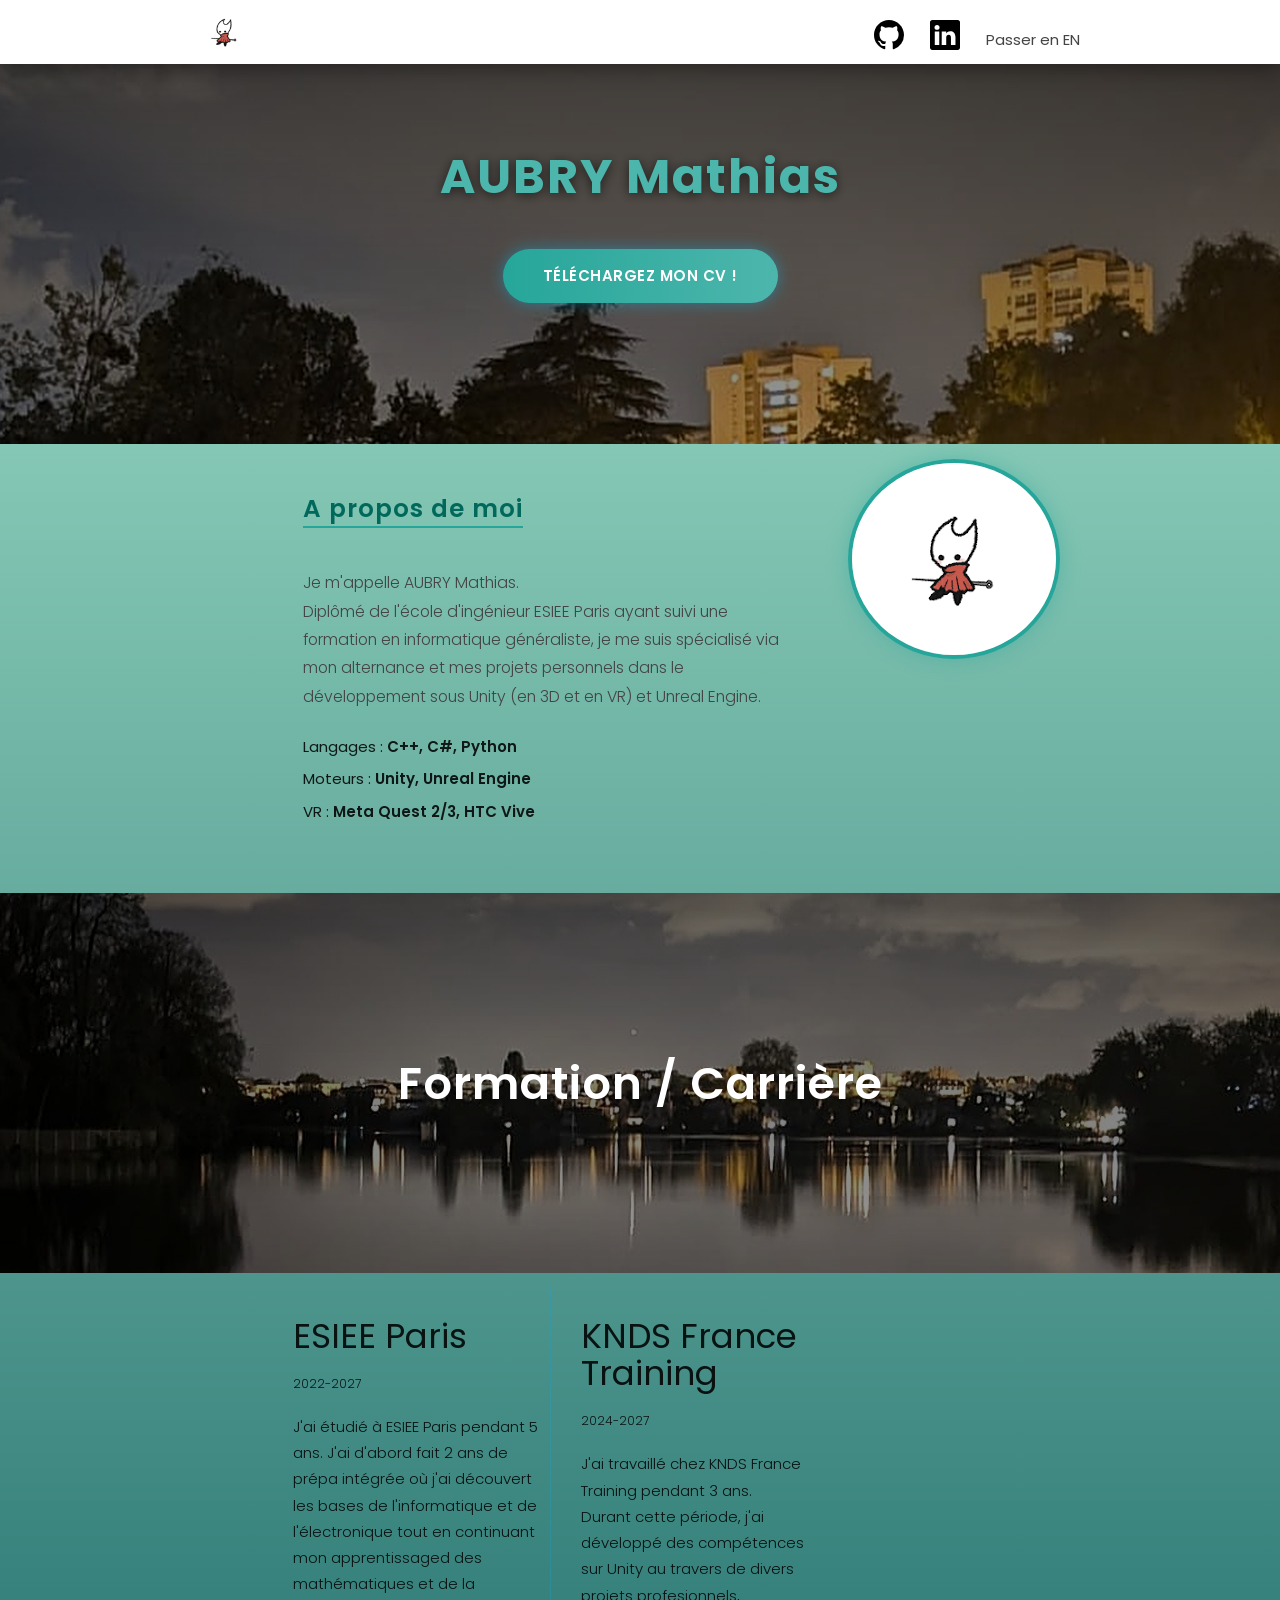
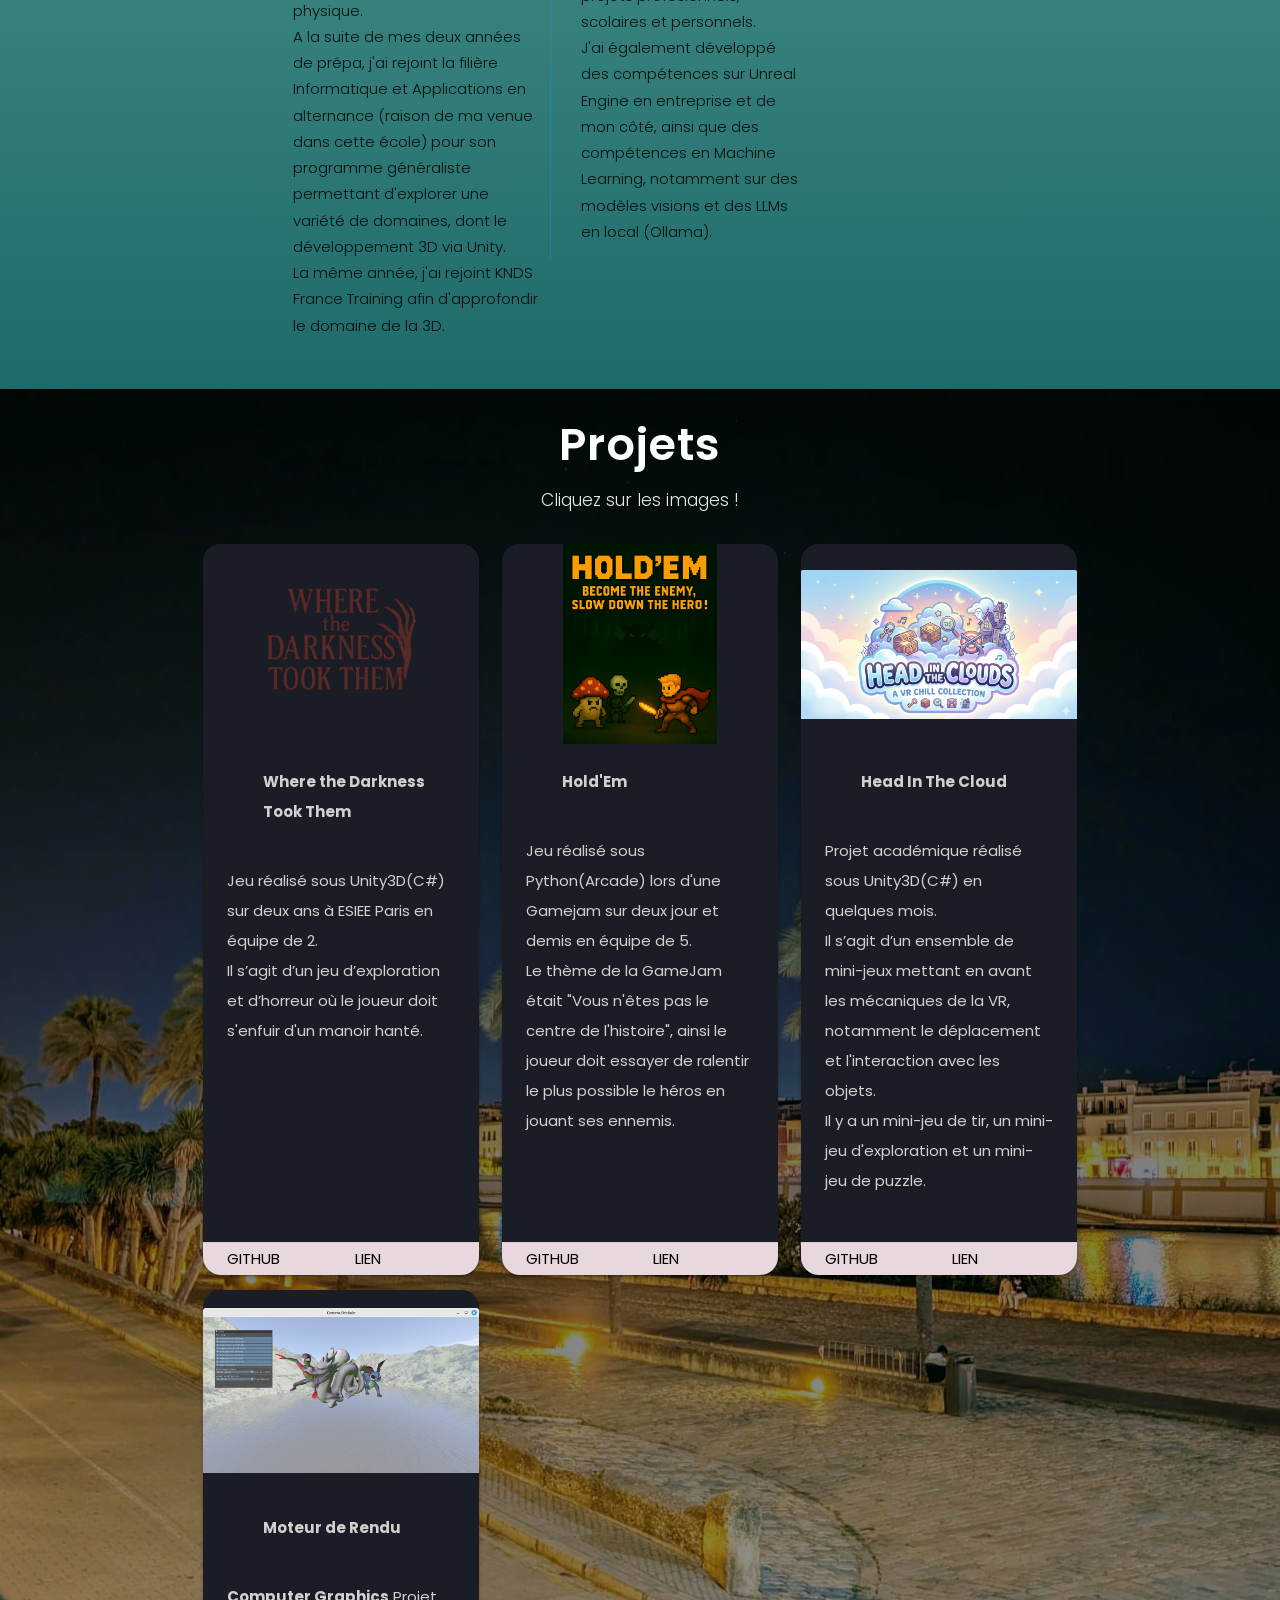
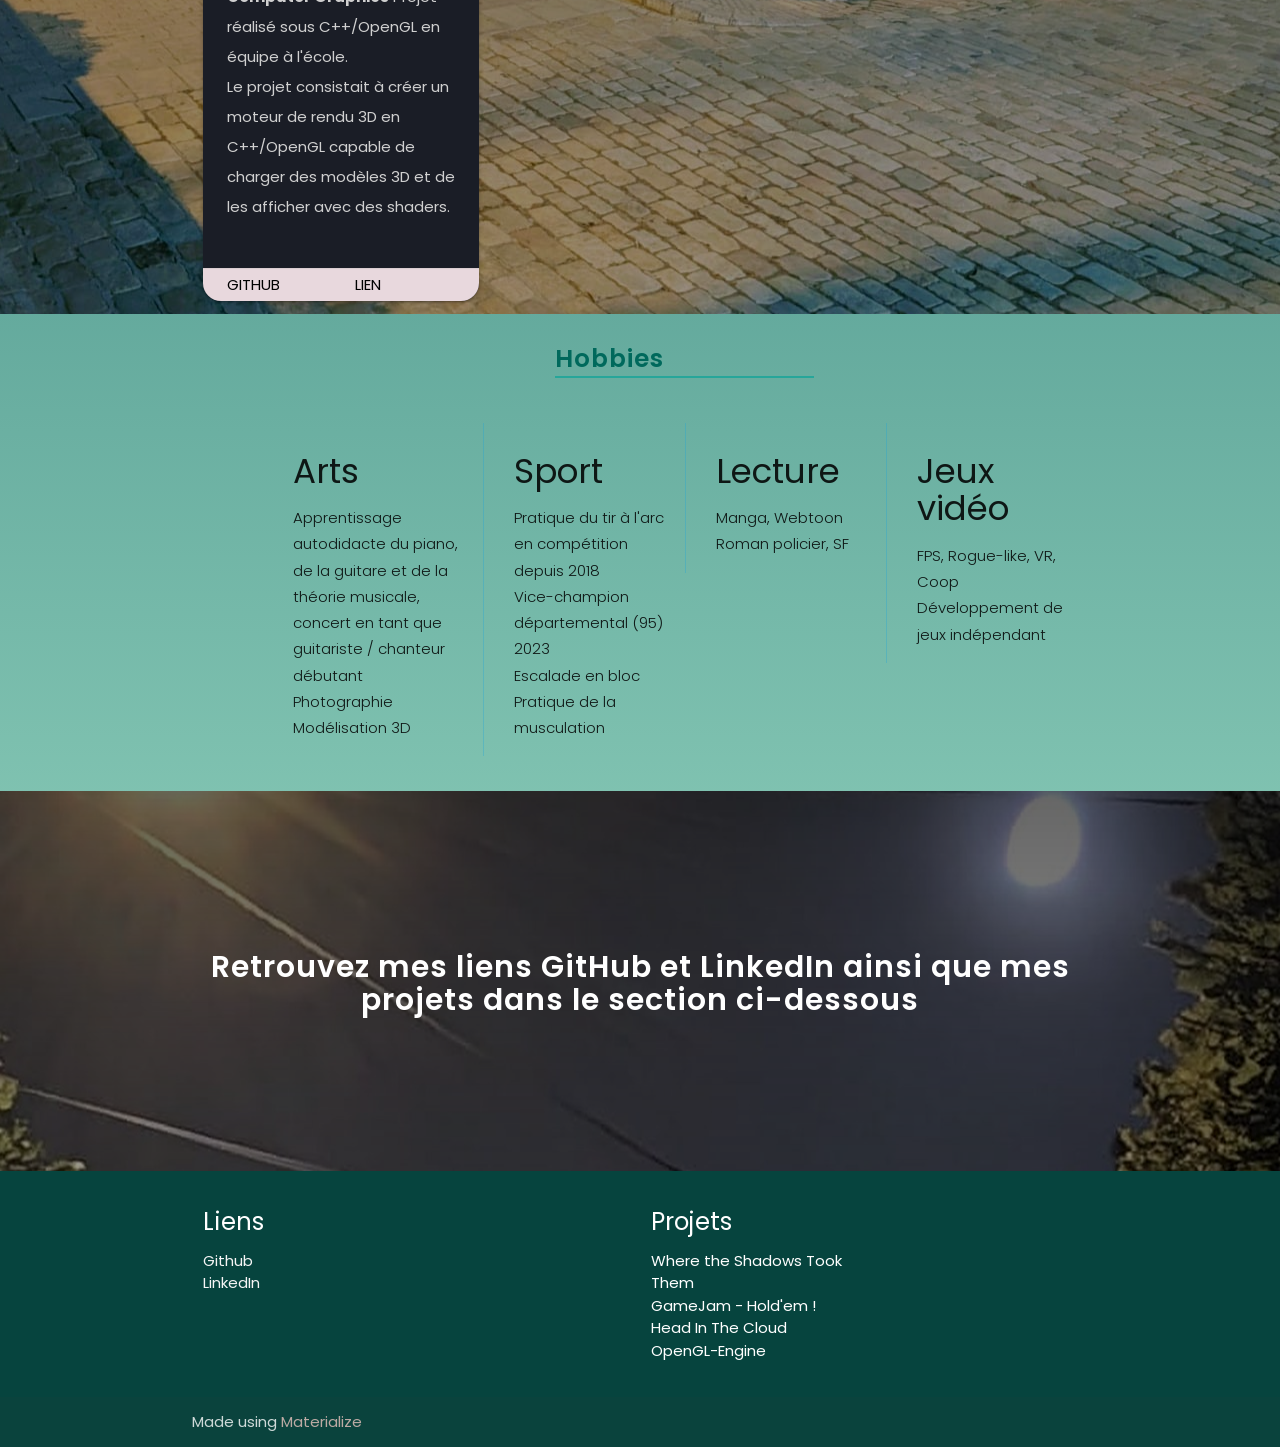
<file: index.html>
<!DOCTYPE html>
<html lang="fr">

<head>
  <meta http-equiv="Content-Type" content="text/html; charset=UTF-8" />
  <meta name="viewport" content="width=device-width, initial-scale=1" />
  <link href="https://fonts.googleapis.com/css2?family=Poppins:wght@300;400;600;700&display=swap" rel="stylesheet">
  <title>AUBRY Mathias - Portfolio</title>
  <link rel="icon" type="image/x-icon" href="img/myBigCrane.png">
  <!-- CSS  -->
  <link href="https://fonts.googleapis.com/icon?family=Material+Icons" rel="stylesheet">
  <link href="css/materialize.css" type="text/css" rel="stylesheet" media="screen,projection" />
  <link href="css/style.css" type="text/css" rel="stylesheet" media="screen,projection" />
  <link href="css/index.css" type="text/css" rel="stylesheet" media="screen,projection" />
</head>

<body>
  <div class="navbar-fixed">
  <nav class="white" role="navigation">
    <div class="nav-wrapper container">

      <!-- Logo -->
      <a id="logo-container" href="index.html" class="brand-logo">
        <img src="img/myBigCrane.png" alt="MyLogo" class="logo-img">
      </a>

      <!-- Menu Desktop -->
      <ul class="right hide-on-med-and-down boutons_navbar">
        <li>
          <a href="https://github.com/Mathatou/" target="_blank" aria-label="GitHub">
            <svg class="nav-icon" xmlns="http://www.w3.org/2000/svg"
                 fill="currentColor" viewBox="0 0 16 16">
              <path d="M8 0C3.58 0 0 3.58 0 8c0 3.54 2.29 6.53 5.47 
              7.59.4.07.55-.17.55-.38 0-.19-.01-.82-.01-1.49
              -2.01.37-2.53-.49-2.69-.94-.09-.23-.48-.94
              -.82-1.13-.28-.15-.68-.52-.01-.53.63-.01
              1.08.58 1.23.82.72 1.21 1.87.87 2.33.66.07
              -.52.28-.87.51-1.07-1.78-.2-3.64-.89
              -3.64-3.95 0-.87.31-1.59.82-2.15
              -.08-.2-.36-1.02.08-2.12 0 0 .67-.21
              2.2.82.64-.18 1.32-.27 2-.27s1.36.09
              2 .27c1.53-1.04 2.2-.82 2.2-.82.44
              1.1.16 1.92.08 2.12.51.56.82
              1.27.82 2.15 0 3.07-1.87
              3.75-3.65 3.95.29.25.54.73.54
              1.48 0 1.07-.01 1.93-.01
              2.2 0 .21.15.46.55.38A8.01
              8.01 0 0 0 16 8c0-4.42-3.58-8-8-8"/>
            </svg>
          </a>
        </li>

        <li>
          <a href="https://www.linkedin.com/in/mathias-aubry/" target="_blank" aria-label="LinkedIn">
            <svg class="nav-icon" xmlns="http://www.w3.org/2000/svg"
                 fill="currentColor" viewBox="0 0 16 16">
              <path d="M0 1.146C0 .513.526 0 1.175 0h13.65C15.474 0 
              16 .513 16 1.146v13.708c0 .633-.526 
              1.146-1.175 1.146H1.175C.526 16 
              0 15.487 0 14.854zM4.943 
              13.394V6.169H2.542v7.225zm-1.2-8.212c.837 
              0 1.358-.554 1.358-1.248-.015-.709-.52
              -1.248-1.342-1.248S2.4 3.226 
              2.4 3.934c0 .694.521 1.248 
              1.327 1.248zm4.908 
              8.212V9.359c0-.216.016-.432.08
              -.586.173-.431.568-.878 
              1.232-.878.869 0 1.216.662 
              1.216 1.634v3.865h2.401V9.25
              c0-2.22-1.184-3.252-2.764
              -3.252-1.274 0-1.845.7-2.165
              1.193v.025h-.016l.016-.025
              V6.169h-2.4c.03.678 0 
              7.225 0 7.225z"/>
            </svg>
          </a>
        </li>

        <li><a href="index_en.html">Passer en EN</a></li>

      </ul>

      <!-- Mobile -->
      <ul id="nav-mobile" class="sidenav">
        <li><a href="index_en.html">Passer en EN</a></li>
      </ul>

      <a href="#" data-target="nav-mobile" class="sidenav-trigger">
        <i class="material-icons">menu</i>
      </a>

    </div>
  </nav>
</div>

  <div id="index-banner" class="parallax-container">
    <div class="overlay"></div>
    <div class="section no-pad-bot" style="padding-left: 0px;">
      <div class="container">
        <br><br>
        <h1 class="header center teal-text text-lighten-2">AUBRY Mathias</h1>
        <div class="row center">

        </div>
        <div class="row center">
          <a href="CV.pdf" id="download-button" target="_blank"
            class="btn-large waves-effect waves-light teal lighten-1">Téléchargez mon CV !</a>
        </div>
        <br><br>

      </div>
    </div>
    <div class="parallax"><img src="./img/background1.jpg" alt="Unsplashed background img 1"></div>
  </div>


  <div class="container">
    <div class="section">

      <!-- ===== Présentation ===== -->
      <div class="row">

        <!-- ===== A propos ===== -->
        <div class="col s12 m8">
          <div class="icon-block">
            <h5 class="section-title">A propos de moi</h5>
            <p class="light">
              Je m'appelle AUBRY Mathias. <br>
              Diplômé de l'école d'ingénieur ESIEE Paris ayant suivi une formation en informatique généraliste,
              je me suis spécialisé via mon alternance et mes projets personnels dans le développement sous Unity (en 3D
              et en VR) et Unreal Engine.
            </p>

            <ul>
              <li>Langages : <b>C++, C#, Python</b></li>
              <li>Moteurs : <b>Unity, Unreal Engine</b></li>
              <li>VR : <b>Meta Quest 2/3, HTC Vive</b></li>
            </ul>
          </div>
        </div>

        <!-- Image -->
        <div class="col s12 m4 center">
          <img id="monGrosCrane" class="responsive-img circle" src="img/myBigCrane.png" alt="My crane is missing">
        </div>

      </div>
     </div>
  </div>


  <div class="parallax-container valign-wrapper">
    <div class="overlay"></div>
    <div class="section no-pad-bot" style="padding-left: 0px;">
      <div class="container">
        <div class="row center">
          <h5 class="header col s12 light">Formation / Carrière</h5>
        </div>
      </div>
    </div>
    <div class="parallax"><img src="./img/background2.jpg" alt="Unsplashed background img 2"></div>
  </div>

  <div class="container">
    <div class="section">

      <div class="row" id="formation-row">

        <div class="col s12 m4 center-on-small-only">
          <h3><i class="mdi-content-send brown-text"></i></h3>
          <h4>ESIEE Paris </h4>
          <p class="left-align light " style="font-size: .8rem;">2022-2027</p>
          <p class="left-align light" style="line-height: 1.75rem;">
            J'ai étudié à ESIEE Paris pendant 5 ans. J'ai d'abord fait 2 ans de prépa intégrée où j'ai découvert les
            bases de l'informatique et de l'électronique
            tout en continuant mon apprentissaged des mathématiques et de la physique. <br>
            A la suite de mes deux années de prépa, j'ai rejoint la filière Informatique et Applications en alternance
            (raison de ma venue dans cette école)
            pour son programme généraliste permettant d'explorer une variété de domaines, dont le développement 3D via
            Unity.<br>
            La même année, j'ai rejoint KNDS France Training afin d'approfondir le domaine de la 3D.<br>
          </p>
        </div>

        <div class="col s12 m4 center-on-small-only">
          <h3><i class="mdi-content-send brown-text"></i></h3>
          <h4>KNDS France Training </h4>
          <p class="left-align light " style="font-size: .8rem;">2024-2027</p>
          <p class="left-align light" style="line-height: 1.75rem;">
            J'ai travaillé chez KNDS France Training pendant 3 ans.<br>
            Durant cette période, j'ai développé des compétences sur Unity au travers de divers projets profesionnels,
            scolaires et personnels.<br>
            J'ai également développé des compétences sur Unreal Engine en entreprise et de mon côté, ainsi que des
            compétences en Machine Learning, notamment sur des modèles visions et des LLMs en local (Ollama).<br>

          </p>
        </div>
      </div>

    </div>
  </div>

  <div class="parallax-container valign-wrapper">
    <div class="overlay"></div>

    <div class="section no-pad-bot" style="padding-left: 0px;">
      <div class="container">

        <div class="row center">
          <h5 class="header col s12 light">Projets</h5>
          <h6 class="header col s12 light">Cliquez sur les images !</h6>
        </div>
        <div class="row" id="projects-row">
          <div class="col s12 m4">
            <div class="card fade-in" style="color: black;">
              <div class="card-image">
                <a href="./1_WDTT.html"><img src="img/project_icon.png" alt="WDTT"></a>
              </div>
              <div style="padding-left: 4rem; padding-right: 1rem; padding-top: 0.5rem;">
                <p><b>Where the Darkness Took Them</b></p>
              </div>
              <div class="card-content">
                <p>
                  Jeu réalisé sous Unity3D(C#) sur deux ans à ESIEE Paris en équipe de 2.<br>
                  Il s’agit d’un jeu d’exploration et d’horreur où le joueur doit s'enfuir d'un manoir hanté.
                </p>
              </div>
              <div class="card-action" style="background-color: #E8D8DD ;">
                <a href="https://github.com/Mathatou/Unity_Project_WDTT" target="_blank"
                  style="padding-left: 8.5rem; color: black;">
                  Lien GitHub
                </a>
              </div>
            </div>
          </div>

          <div class="col s12 m4">
            <div class="card fade-in" style="color: black;">
              <div class="card-image">
                <a href="./1_HOLDEM.html" target="_blank"><img src="img/affiche_game_jam.png" alt="Hold'Em"></a>
              </div>
              <div style="padding-left: 4rem; padding-right: 1rem; padding-top: 0.5rem;">
                <p><b>Hold'Em</b></p>
              </div>
              <div class="card-content">
                <p>
                  Jeu réalisé sous Python(Arcade) lors d'une Gamejam sur deux jour et demis en équipe de 5.<br>
                  Le thème de la GameJam était "Vous n'êtes pas le centre de l'histoire", ainsi le joueur doit essayer
                  de ralentir le plus possible le héros en jouant ses ennemis.
                </p>
              </div>
              <div class="card-action" style="background-color: #E8D8DD;">
                <a href="https://github.com/Mathatou/Gamejam" target="_blank"
                  style="padding-left: 8.5rem;  color: black;">
                  Lien GitHub
                </a>
              </div>
            </div>
          </div>

          <div class="col s12 m4">
            <div class="card fade-in" style="color: black;">
              <div class="card-image">
                <a href="./1_HITC.html"><img src="img/hitc.jpeg" alt="HeadInTheCloud"></a>
              </div>
              <div style="padding-left: 4rem; padding-right: 1rem; padding-top: 0.5rem;">
                <p><b>Head In The Cloud</b></p>
              </div>
              <div class="card-content">
                <p>
                  Projet académique réalisé sous Unity3D(C#) en quelques mois.<br>
                  Il s’agit d’un ensemble de mini-jeux mettant en avant les mécaniques de la VR, notamment le déplacement et l'interaction avec les objets.<br>
                  Il y a un mini-jeu de tir, un mini-jeu d'exploration et un mini-jeu de puzzle.<br> 
                </p>
              </div>
              <div class="card-action " style="background-color: #E8D8DD ;">
                <a href="https://github.com/Mathatou/HeadInTheCloud" target="_blank"
                  style="padding-left: 8.5rem;  color: black;">
                  Lien GitHub
                </a>
              </div>
            </div>
          </div>

          <div class="col s12 m4" style="margin-top: 1rem;">
            <div class="card fade-in" style="color: black;">
              <div class="card-image">
                <a href="./1_CG.html" target="_blank"><img src="img/CG_img.png" alt="Hold'Em"></a>
              </div>
              <div style="padding-left: 4rem; padding-right: 1rem; padding-top: 0.5rem;">
                <p><b>Moteur de Rendu</b></p>
              </div>
              <div class="card-content">
                <p>
                  <b>Computer Graphics</b>
                  Projet réalisé sous C++/OpenGL en équipe à l'école.<br>
                  Le projet consistait à créer un moteur de rendu 3D en C++/OpenGL capable de charger des modèles 3D
                  et de les afficher avec des shaders.<br>
                </p>
              </div>
              <div class="card-action " style="background-color: #E8D8DD ;">
                <a href="https://github.com/Mathatou/OpenGL-Engine" target="_blank"
                  style="padding-left: 8.5rem;  color: black;">
                  Lien GitHub
                </a>
              </div>
            </div>
          </div>

        </div>
      </div>

    </div>
    <div class="parallax"><img src="./img/background4.jpeg" alt="Unsplashed background img 2"></div>

  </div>

  <div class="container">
    <div class="section">
      <div class="row center">
        <h5 class="section-title" style="padding-left: 0; padding-right: 10rem;">Hobbies</h5>
      </div>

      <div class="row" id="hobbies-row">

        <div class="col s12 m3 center-on-small-only">
          <h3><i class="mdi-content-send brown-text"></i></h3>
          <h4>Arts </h4>
          <p class="left-align light" style="line-height: 1.75rem;">
            Apprentissage autodidacte du piano, de la guitare et de la théorie musicale, concert en tant que guitariste / chanteur débutant <br>
            Photographie<br>
            Modélisation 3D<br>
          </p>
        </div>

        <div class="col s12 m3 center-on-small-only">
          <h3><i class="mdi-content-send brown-text"></i></h3>
          <h4>Sport </h4>
          <p class="left-align light" style="line-height: 1.75rem;">
            Pratique du tir à l'arc en compétition depuis 2018 <br>Vice-champion départemental (95) 2023<br>
            Escalade en bloc<br>
            Pratique de la musculation
          </p>
        </div>

        <div class="col s12 m3 center-on-small-only">
          <h3><i class="mdi-content-send brown-text"></i></h3>
          <h4>Lecture </h4>
          <p class="left-align light" style="line-height: 1.75rem;">
            Manga, Webtoon<br>
            Roman policier, SF
          </p>
        </div>

        <div class="col s12 m3 center-on-small-only">
          <h3><i class="mdi-content-send brown-text"></i></h3>
          <h4>Jeux vidéo </h4>
          <p class="left-align light" style="line-height: 1.75rem;">
            FPS, Rogue-like, VR, Coop<br>
            Développement de jeux indépendant
          </p>
        </div>

      </div>

    </div>
  </div>
  <div class="parallax-container valign-wrapper">
    <div class="overlay"></div>
    <div class="section no-pad-bot" style="padding-left: 0px;">
      <div class="container">
        <div class="row center">
          <h4 class="header col s12 light">Retrouvez mes liens GitHub et LinkedIn ainsi que mes projets dans le section
            ci-dessous</h4>
        </div>
      </div>
    </div>
    <div class="parallax"><img src="./img/background3.jpg" alt="Unsplashed background img 3"></div>
  </div>

  <footer class="page-footer teal">
    <div class="container">
      <div class="row">
        <div class="col l6 s12">
          <h5 class="white-text">Liens</h5>
          <ul>
            <li>
              <a class="grey-text text-lighten-4" href="https://github.com/Mathatou">Github</a>
            </li>
            <li>
              <a class="grey-text text-lighten-4" href="https://www.linkedin.com/in/mathias-aubry/">LinkedIn</a>
            </li>
          </ul>


        </div>
        <div class="col l3 s12">
          <h5 class="white-text">Projets</h5>
          <ul>
            <li><a class="white-text" href="https://github.com/Mathatou/Unity_Project_WDTT">Where the Shadows Took Them</a></li>
            <li><a class="white-text" href="https://github.com/Mathatou/Gamejam">GameJam - Hold'em !</a></li>
            <li><a class="white-text" href="https://github.com/Mathatou/HeadInTheCloud">Head In The Cloud</a></li>
            <li><a class="white-text" href="https://github.com/Mathatou/OpenGL-Engine">OpenGL-Engine</a></li>

          </ul>
        </div>
      </div>
    </div>
    <div class="footer-copyright">
      <div class="container">
        Made using <a class="brown-text text-lighten-3" href="http://materializecss.com">Materialize</a>
      </div>
    </div>
  </footer>


  <!--  Scripts-->
  <script src="https://code.jquery.com/jquery-2.1.1.min.js"></script>
  <script src="js/materialize.js"></script>
  <script src="js/init.js"></script>
  <script src="js/fadeIn.js"></script>

</body>

</html>
</file>
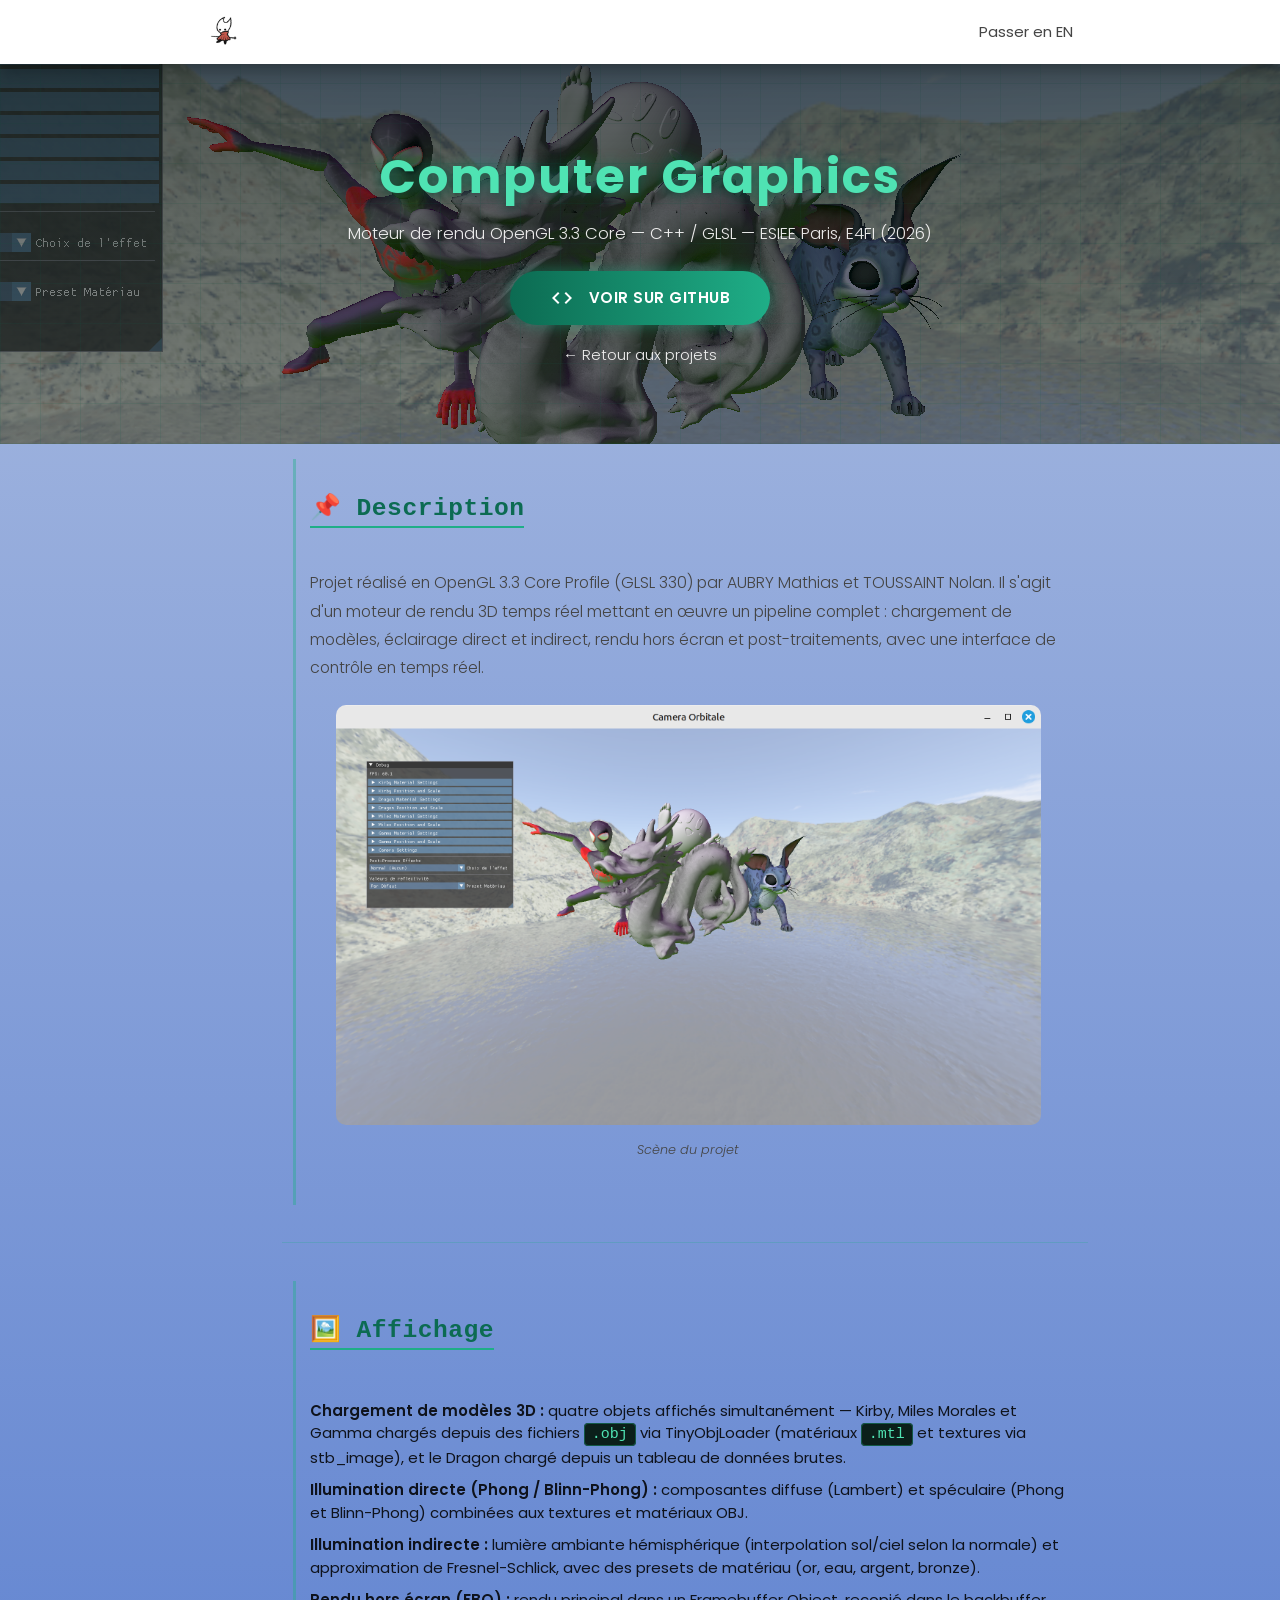
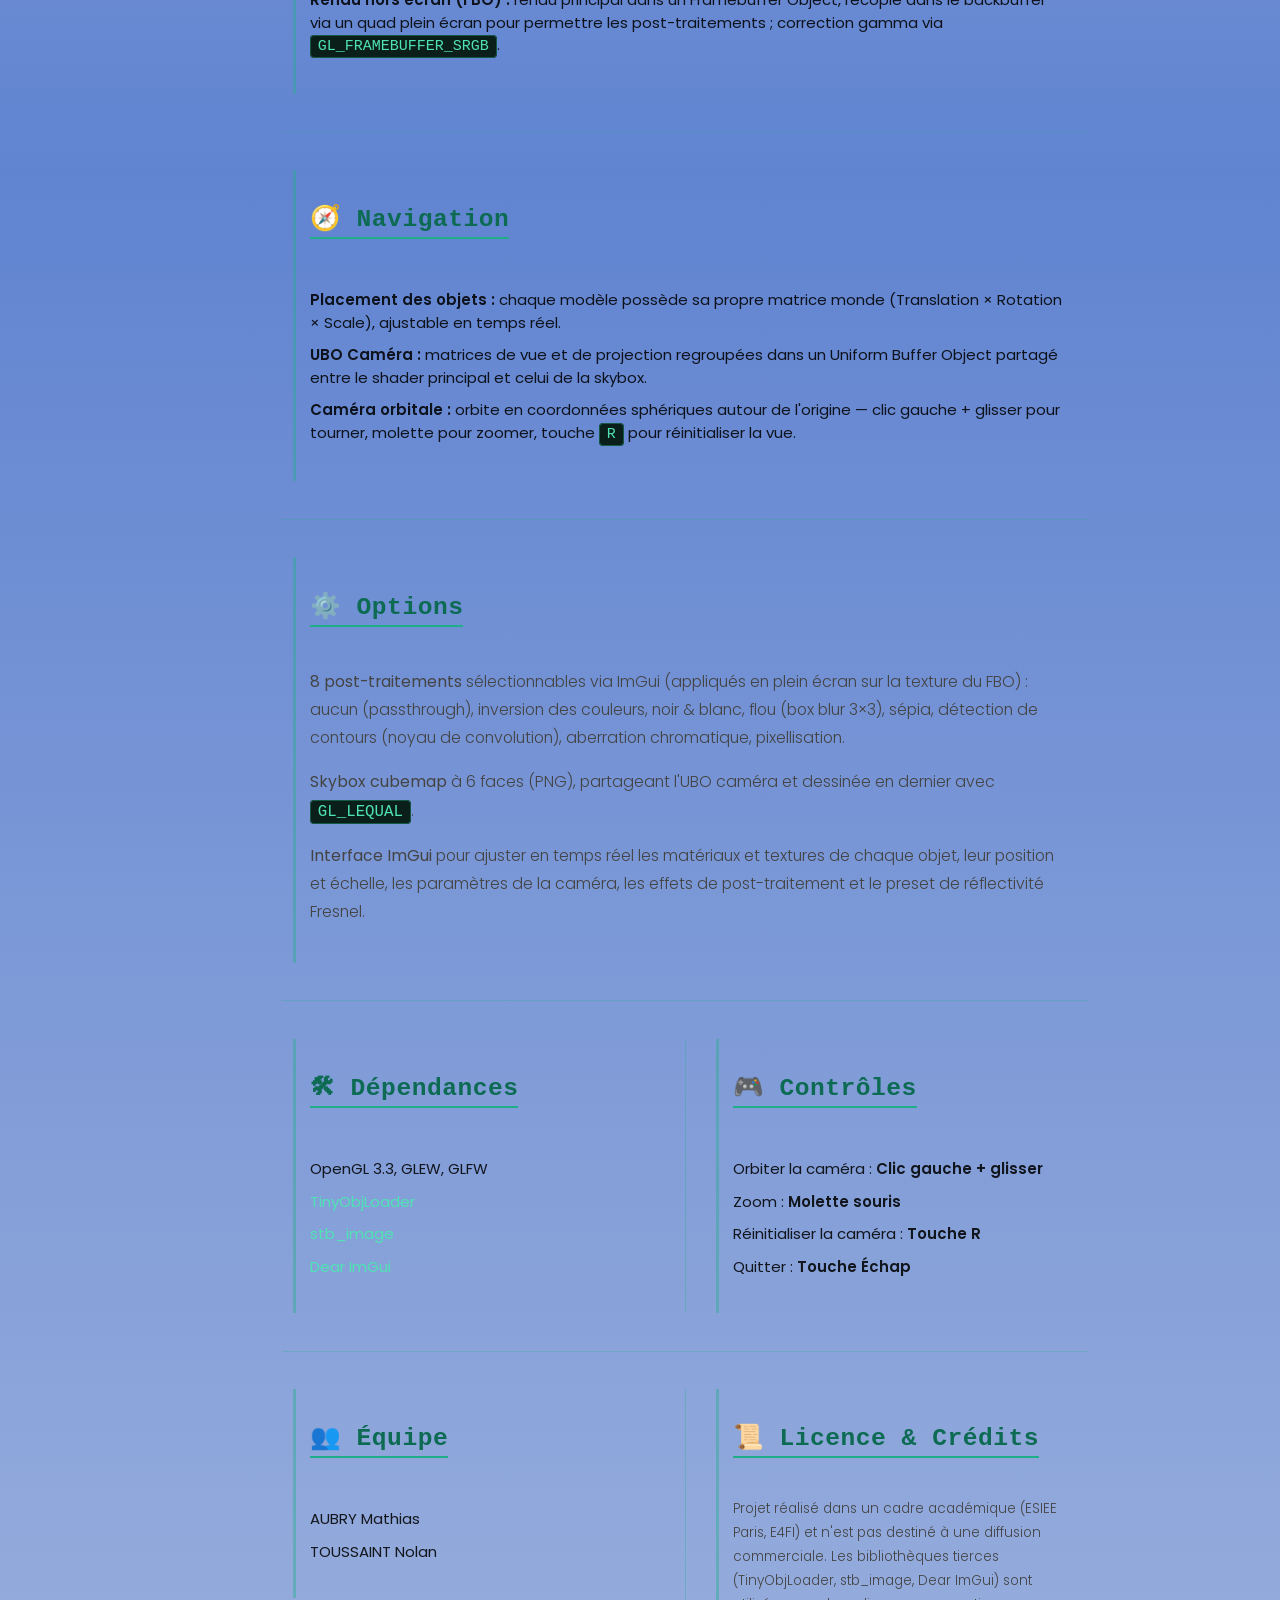
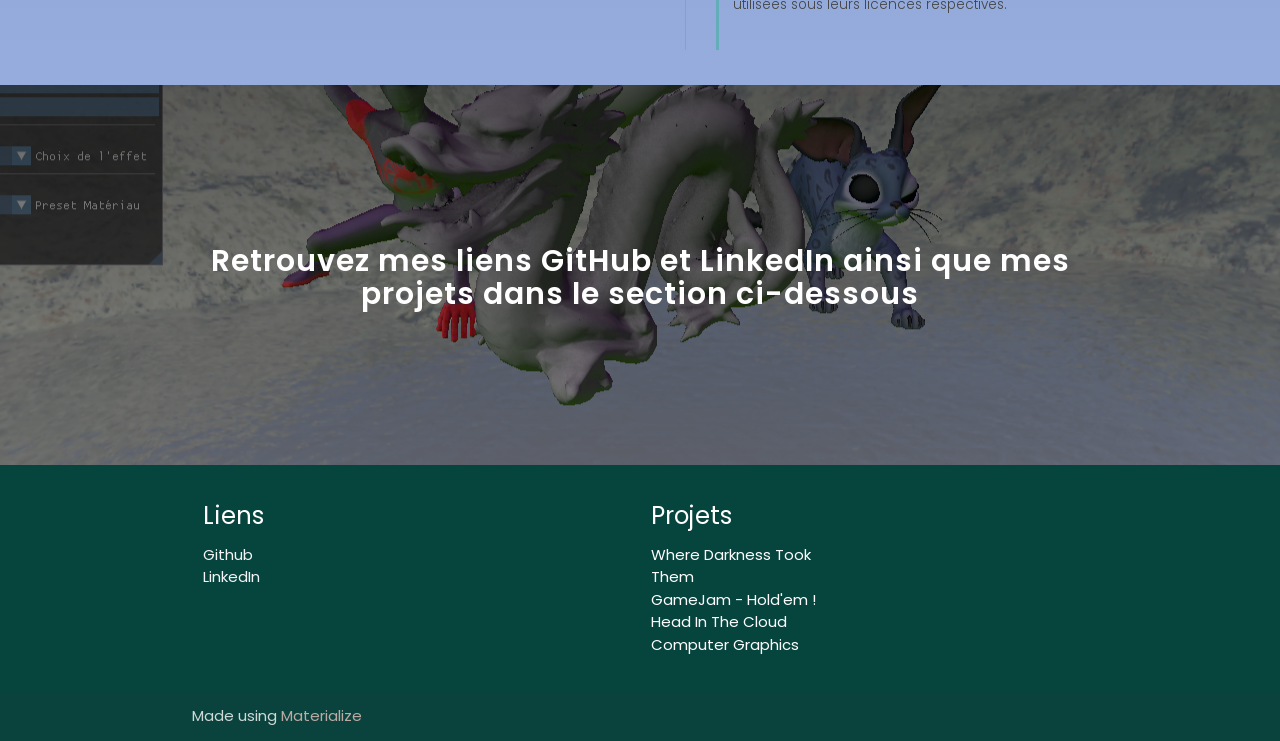
<file: 1_CG.html>
<!DOCTYPE html>
<html lang="fr">

<head>
  <meta http-equiv="Content-Type" content="text/html; charset=UTF-8" />
  <meta name="viewport" content="width=device-width, initial-scale=1" />
  <link href="https://fonts.googleapis.com/css2?family=Poppins:wght@300;400;600;700&display=swap" rel="stylesheet">
  <title>AUBRY Mathias - Computer Graphics</title>
  <link rel="icon" type="image/x-icon" href="img/myBigCrane.png">
  <!-- CSS  -->
  <link href="https://fonts.googleapis.com/icon?family=Material+Icons" rel="stylesheet">
  <link href="css/materialize.css" type="text/css" rel="stylesheet" media="screen,projection" />
  <link href="css/style.css" type="text/css" rel="stylesheet" media="screen,projection" />
  <link href="css/style_CG.css" type="text/css" rel="stylesheet" media="screen,projection" />
</head>

<body>
  <nav class="white" role="navigation">
    <div class="nav-wrapper container">
      <a id="logo-container" href="index.html" class="brand-logo">
        <img src="img/myBigCrane.png" alt="MyLogo" style="height: 60px;">
      </a>
      <ul class="right hide-on-med-and-down">
        <li><a href="index_en.html">Passer en EN</a></li>
      </ul>
      <ul id="nav-mobile" class="sidenav">
        <li><a href="index_en.html">Passer en EN</a></li>
      </ul>
      <a href="#" data-target="nav-mobile" class="sidenav-trigger"><i class="material-icons">menu</i></a>
    </div>
  </nav>

  <div id="index-banner" class="parallax-container">
    <div class="overlay"></div>
    <div class="section no-pad-bot" style="padding-left: 0px;">
      <div class="container">
        <br><br>
        <h1 class="header center teal-text text-lighten-2">Computer Graphics</h1>
        <p class="header center light" style="font-size: 1.1rem; margin-top: -10px;">
          Moteur de rendu OpenGL 3.3 Core — C++ / GLSL — ESIEE Paris, E4FI (2026)
        </p>
        <div class="row center" style="margin-bottom: 0;">
          <a href="https://github.com/Mathatou/-E4FI---Projet-Computer-Graphics" target="_blank"
            class="btn-large waves-effect waves-light teal lighten-1" style="margin: 6px;">
            <i class="material-icons left">code</i>Voir sur GitHub
          </a>
        </div>
        <div class="row center" style="margin-top: 24px;">
          <a href="index.html" class="light grey-text text-lighten-3">&larr; Retour aux projets</a>
        </div>
        <br>
      </div>
    </div>
    <div class="parallax"><img src="./img/CG_img.png" alt="Computer Graphics background"></div>
  </div>


  <div class="container">
    <div class="section">

      <div class="row">
        <div class="col s12">
          <div class="icon-block">
            <h5 class="section-title">📌 Description</h5>
            <p class="light">
              Projet réalisé en OpenGL 3.3 Core Profile (GLSL 330) par AUBRY Mathias et TOUSSAINT Nolan. Il s'agit
              d'un moteur de rendu 3D temps réel mettant en œuvre un pipeline complet : chargement de modèles,
              éclairage direct et indirect, rendu hors écran et post-traitements, avec une interface de contrôle en
              temps réel.
            </p>
            <div class="center" style="margin: 1.5rem 0;">
              <img src="./img/CG_img.png"
                alt="Scène du projet Computer Graphics" class="responsive-img"
                style="border-radius: 10px; max-height: 420px;">
              <p class="light" style="font-size: .85rem; margin-top: .5rem;"><i>Scène du projet</i></p>
            </div>
          </div>
        </div>
      </div>

      <div class="divider" style="margin: 2.5rem 0;"></div>

      <div class="row">
        <div class="col s12">
          <div class="icon-block">
            <h5 class="section-title">🖼️ Affichage</h5>
            <ul class="light">
              <li><b>Chargement de modèles 3D :</b> quatre objets affichés simultanément — Kirby, Miles Morales et
                Gamma chargés depuis des fichiers <code>.obj</code> via TinyObjLoader (matériaux <code>.mtl</code>
                et textures via stb_image), et le Dragon chargé depuis un tableau de données brutes.</li>
              <li><b>Illumination directe (Phong / Blinn-Phong) :</b> composantes diffuse (Lambert) et spéculaire
                (Phong et Blinn-Phong) combinées aux textures et matériaux OBJ.</li>
              <li><b>Illumination indirecte :</b> lumière ambiante hémisphérique (interpolation sol/ciel selon la
                normale) et approximation de Fresnel-Schlick, avec des presets de matériau (or, eau, argent,
                bronze).</li>
              <li><b>Rendu hors écran (FBO) :</b> rendu principal dans un Framebuffer Object, recopié dans le
                backbuffer via un quad plein écran pour permettre les post-traitements ; correction gamma via
                <code>GL_FRAMEBUFFER_SRGB</code>.</li>
            </ul>
          </div>
        </div>
      </div>

      <div class="divider" style="margin: 2.5rem 0;"></div>

      <div class="row">
        <div class="col s12">
          <div class="icon-block">
            <h5 class="section-title">🧭 Navigation</h5>
            <ul class="light">
              <li><b>Placement des objets :</b> chaque modèle possède sa propre matrice monde (Translation ×
                Rotation × Scale), ajustable en temps réel.</li>
              <li><b>UBO Caméra :</b> matrices de vue et de projection regroupées dans un Uniform Buffer Object
                partagé entre le shader principal et celui de la skybox.</li>
              <li><b>Caméra orbitale :</b> orbite en coordonnées sphériques autour de l'origine — clic gauche +
                glisser pour tourner, molette pour zoomer, touche <code>R</code> pour réinitialiser la vue.</li>
            </ul>
          </div>
        </div>
      </div>

      <div class="divider" style="margin: 2.5rem 0;"></div>

      <div class="row">
        <div class="col s12">
          <div class="icon-block">
            <h5 class="section-title">⚙️ Options</h5>
            <p class="light"><b>8 post-traitements</b> sélectionnables via ImGui (appliqués en plein écran sur la
              texture du FBO) : aucun (passthrough), inversion des couleurs, noir &amp; blanc, flou (box blur 3×3),
              sépia, détection de contours (noyau de convolution), aberration chromatique, pixellisation.</p>
            <p class="light"><b>Skybox cubemap</b> à 6 faces (PNG), partageant l'UBO caméra et dessinée en dernier
              avec <code>GL_LEQUAL</code>.</p>
            <p class="light"><b>Interface ImGui</b> pour ajuster en temps réel les matériaux et textures de chaque
              objet, leur position et échelle, les paramètres de la caméra, les effets de post-traitement et le
              preset de réflectivité Fresnel.</p>
          </div>
        </div>
      </div>

      <div class="divider" style="margin: 2.5rem 0;"></div>

      <div class="row">
        <div class="col s12 m6">
          <div class="icon-block">
            <h5 class="section-title">🛠 Dépendances</h5>
            <ul class="light">
              <li>OpenGL 3.3, GLEW, GLFW</li>
              <li><a href="https://github.com/tinyobjloader/tinyobjloader" target="_blank">TinyObjLoader</a></li>
              <li><a href="https://github.com/nothings/stb" target="_blank">stb_image</a></li>
              <li><a href="https://github.com/ocornut/imgui" target="_blank">Dear ImGui</a></li>
            </ul>
          </div>
        </div>

        <div class="col s12 m6">
          <div class="icon-block">
            <h5 class="section-title">🎮 Contrôles</h5>
            <ul class="light">
              <li>Orbiter la caméra : <b>Clic gauche + glisser</b></li>
              <li>Zoom : <b>Molette souris</b></li>
              <li>Réinitialiser la caméra : <b>Touche R</b></li>
              <li>Quitter : <b>Touche Échap</b></li>
            </ul>
          </div>
        </div>
      </div>

      <div class="divider" style="margin: 2.5rem 0;"></div>

      <div class="row">
        <div class="col s12 m6">
          <div class="icon-block">
            <h5 class="section-title">👥 Équipe</h5>
            <ul class="light">
              <li>AUBRY Mathias</li>
              <li>TOUSSAINT Nolan</li>
            </ul>
          </div>
        </div>

        <div class="col s12 m6">
          <div class="icon-block">
            <h5 class="section-title">📜 Licence &amp; Crédits</h5>
            <p class="light" style="font-size: .9rem; line-height: 1.6rem;">
              Projet réalisé dans un cadre académique (ESIEE Paris, E4FI) et n'est pas destiné à une diffusion
              commerciale. Les bibliothèques tierces (TinyObjLoader, stb_image, Dear ImGui) sont utilisées sous
              leurs licences respectives.
            </p>
          </div>
        </div>
      </div>

    </div>
  </div>

  <div class="parallax-container valign-wrapper">
    <div class="overlay"></div>
    <div class="section no-pad-bot" style="padding-left: 0px;">
      <div class="container">
        <div class="row center">
          <h4 class="header col s12 light">Retrouvez mes liens GitHub et LinkedIn ainsi que mes projets dans le section
            ci-dessous</h4>
        </div>
      </div>
    </div>
    <div class="parallax"><img src="./img/CG_img.png" alt="Unsplashed background img 3"></div>
  </div>

  <footer class="page-footer teal">
    <div class="container">
      <div class="row">
        <div class="col l6 s12">
          <h5 class="white-text">Liens</h5>
          <ul>
            <li>
              <a class="grey-text text-lighten-4" href="https://github.com/Mathatou">Github</a>
            </li>
            <li>
              <a class="grey-text text-lighten-4" href="https://www.linkedin.com/in/mathias-aubry/">LinkedIn</a>
            </li>
          </ul>


        </div>
        <div class="col l3 s12">
          <h5 class="white-text">Projets</h5>
          <ul>
            <li><a class="white-text" href="https://github.com/Mathatou/Unity_Project_WDTT">Where Darkness Took
                Them</a></li>
            <li><a class="white-text" href="https://github.com/Mathatou/Gamejam">GameJam - Hold'em !</a></li>
            <li><a class="white-text" href="https://github.com/Mathatou/HeadInTheCloud">Head In The Cloud</a></li>
            <li><a class="white-text" href="https://github.com/Mathatou/-E4FI---Projet-Computer-Graphics">Computer Graphics</a></li>

          </ul>
        </div>
      </div>
    </div>
    <div class="footer-copyright">
      <div class="container">
        Made using <a class="brown-text text-lighten-3" href="http://materializecss.com">Materialize</a>
      </div>
    </div>
  </footer>


  <!--  Scripts-->
  <script src="https://code.jquery.com/jquery-2.1.1.min.js"></script>
  <script src="js/materialize.js"></script>
  <script src="js/init.js"></script>

</body>

</html>
</file>
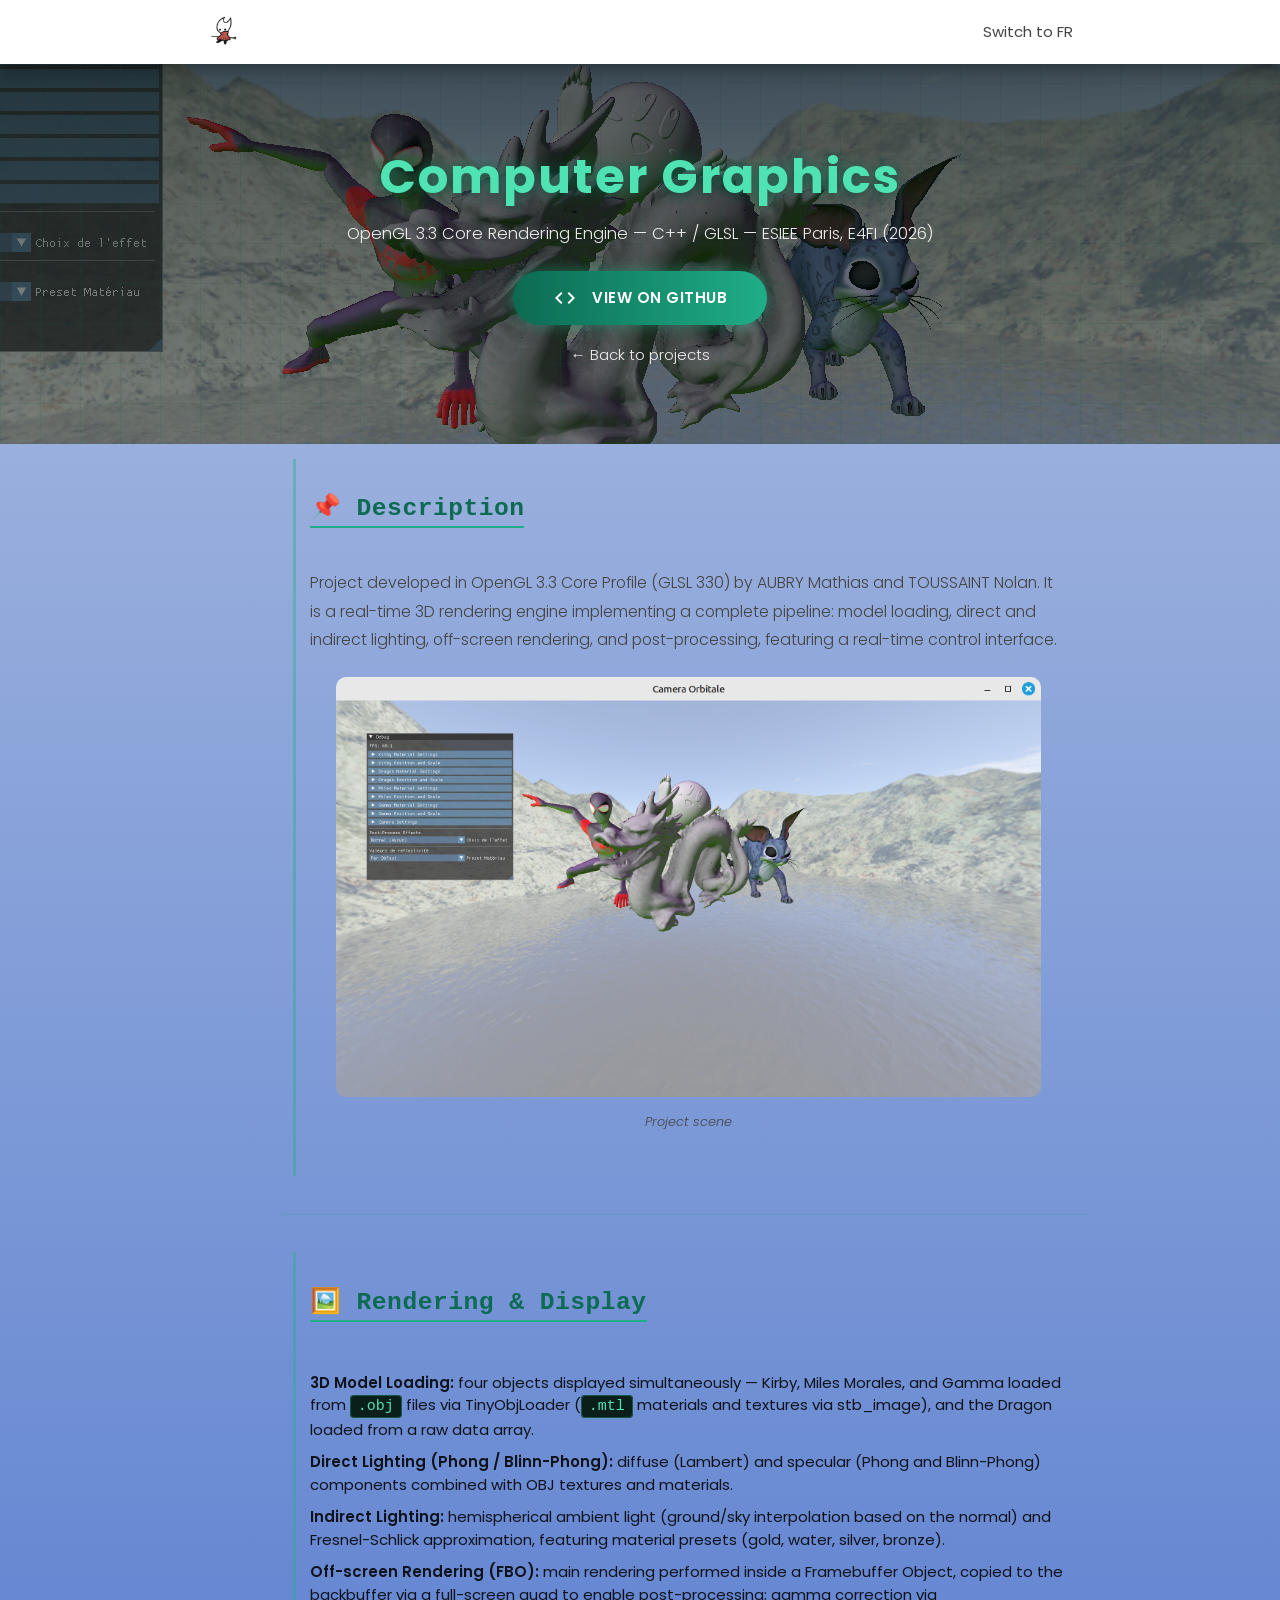
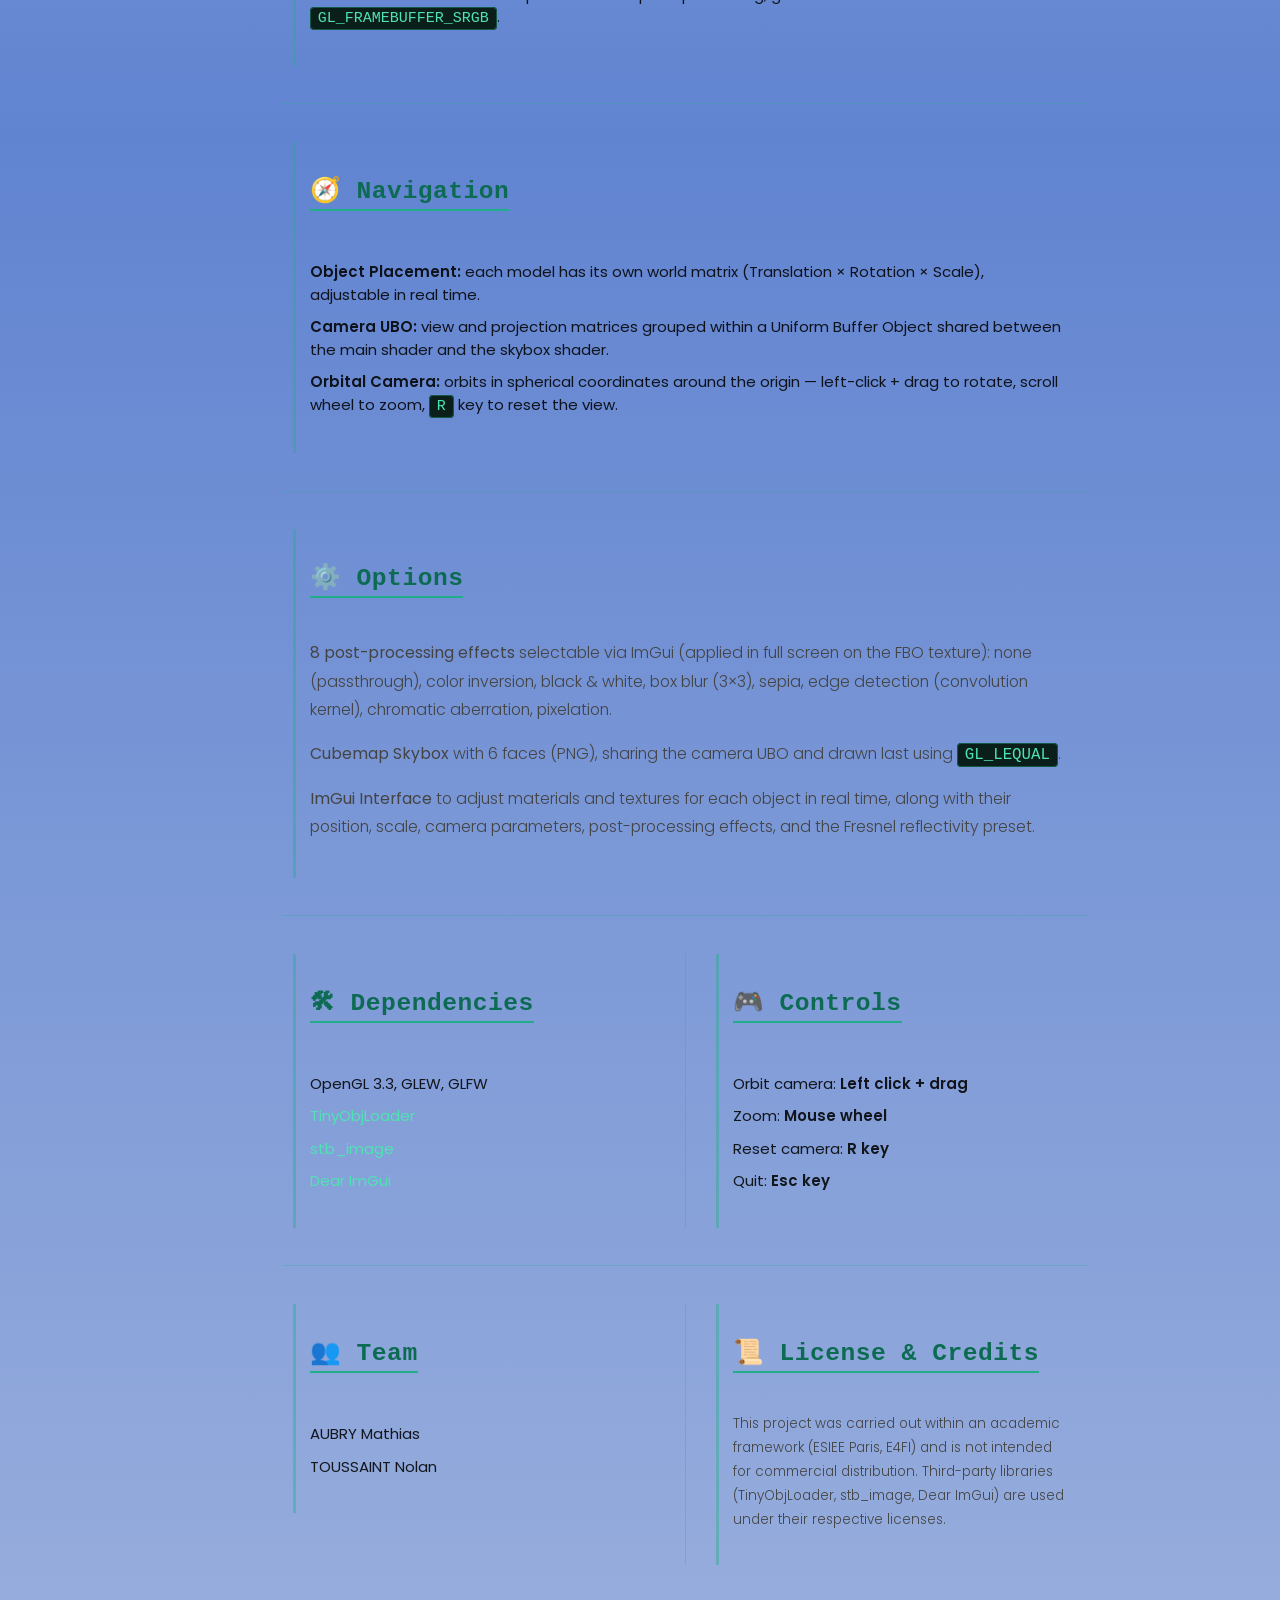
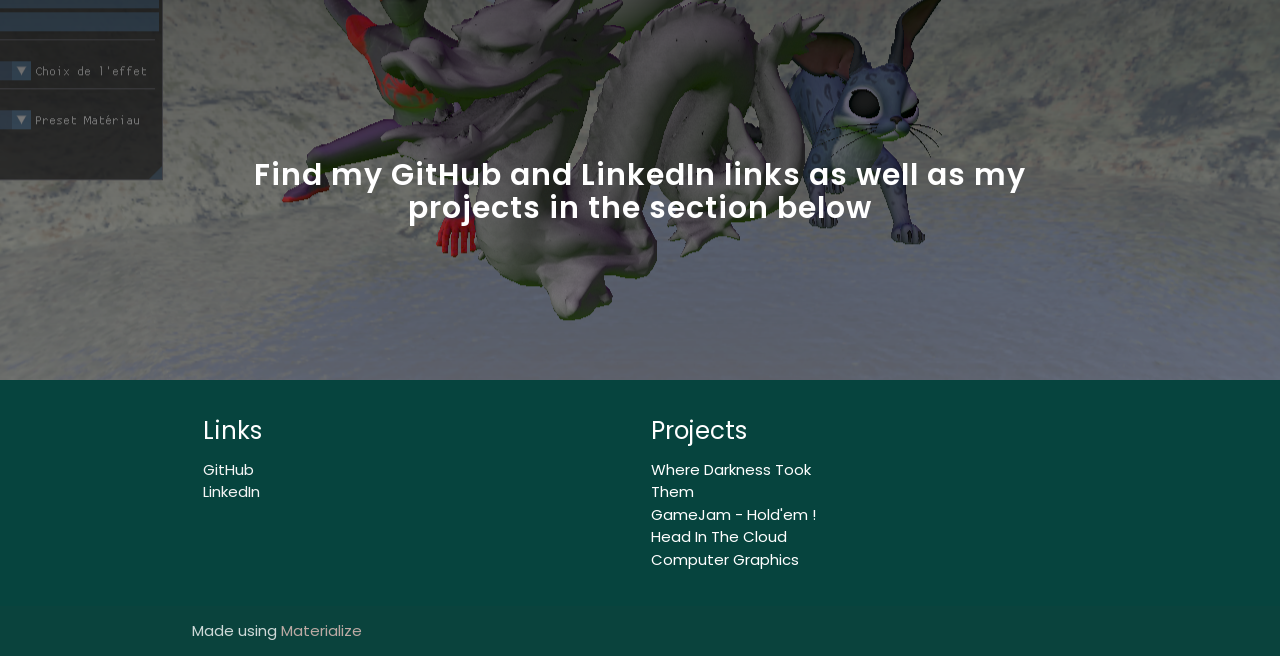
<file: 1_CG_en.html>
<!DOCTYPE html>
<html lang="en">

<head>
  <meta http-equiv="Content-Type" content="text/html; charset=UTF-8" />
  <meta name="viewport" content="width=device-width, initial-scale=1" />
  <link href="https://fonts.googleapis.com/css2?family=Poppins:wght@300;400;600;700&display=swap" rel="stylesheet">
  <title>AUBRY Mathias - Computer Graphics</title>
  <link rel="icon" type="image/x-icon" href="img/myBigCrane.png">
  <!-- CSS  -->
  <link href="https://fonts.googleapis.com/icon?family=Material+Icons" rel="stylesheet">
  <link href="css/materialize.css" type="text/css" rel="stylesheet" media="screen,projection" />
  <link href="css/style.css" type="text/css" rel="stylesheet" media="screen,projection" />
  <link href="css/style_CG.css" type="text/css" rel="stylesheet" media="screen,projection" />
</head>

<body>
  <nav class="white" role="navigation">
    <div class="nav-wrapper container">
      <a id="logo-container" href="index_en.html" class="brand-logo">
        <img src="img/myBigCrane.png" alt="MyLogo" style="height: 60px;">
      </a>
      <ul class="right hide-on-med-and-down">
        <li><a href="index.html">Switch to FR</a></li>
      </ul>
      <ul id="nav-mobile" class="sidenav">
        <li><a href="index.html">Switch to FR</a></li>
      </ul>
      <a href="#" data-target="nav-mobile" class="sidenav-trigger"><i class="material-icons">menu</i></a>
    </div>
  </nav>

  <div id="index-banner" class="parallax-container">
    <div class="overlay"></div>
    <div class="section no-pad-bot" style="padding-left: 0px;">
      <div class="container">
        <br><br>
        <h1 class="header center teal-text text-lighten-2">Computer Graphics</h1>
        <p class="header center light" style="font-size: 1.1rem; margin-top: -10px;">
          OpenGL 3.3 Core Rendering Engine — C++ / GLSL — ESIEE Paris, E4FI (2026)
        </p>
        <div class="row center" style="margin-bottom: 0;">
          <a href="https://github.com/Mathatou/-E4FI---Projet-Computer-Graphics" target="_blank"
            class="btn-large waves-effect waves-light teal lighten-1" style="margin: 6px;">
            <i class="material-icons left">code</i>View on GitHub
          </a>
        </div>
        <div class="row center" style="margin-top: 24px;">
          <a href="index_en.html" class="light grey-text text-lighten-3">&larr; Back to projects</a>
        </div>
        <br>
      </div>
    </div>
    <div class="parallax"><img src="./img/CG_img.png" alt="Computer Graphics background"></div>
  </div>


  <div class="container">
    <div class="section">

      <div class="row">
        <div class="col s12">
          <div class="icon-block">
            <h5 class="section-title">📌 Description</h5>
            <p class="light">
              Project developed in OpenGL 3.3 Core Profile (GLSL 330) by AUBRY Mathias and TOUSSAINT Nolan. It is
              a real-time 3D rendering engine implementing a complete pipeline: model loading,
              direct and indirect lighting, off-screen rendering, and post-processing, featuring a real-time control interface.
            </p>
            <div class="center" style="margin: 1.5rem 0;">
              <img src="./img/CG_img.png"
                alt="Computer Graphics project scene" class="responsive-img"
                style="border-radius: 10px; max-height: 420px;">
              <p class="light" style="font-size: .85rem; margin-top: .5rem;"><i>Project scene</i></p>
            </div>
          </div>
        </div>
      </div>

      <div class="divider" style="margin: 2.5rem 0;"></div>

      <div class="row">
        <div class="col s12">
          <div class="icon-block">
            <h5 class="section-title">🖼️ Rendering & Display</h5>
            <ul class="light">
              <li><b>3D Model Loading:</b> four objects displayed simultaneously — Kirby, Miles Morales, and
                Gamma loaded from <code>.obj</code> files via TinyObjLoader (<code>.mtl</code> materials
                and textures via stb_image), and the Dragon loaded from a raw data array.</li>
              <li><b>Direct Lighting (Phong / Blinn-Phong):</b> diffuse (Lambert) and specular
                (Phong and Blinn-Phong) components combined with OBJ textures and materials.</li>
              <li><b>Indirect Lighting:</b> hemispherical ambient light (ground/sky interpolation based on the
                normal) and Fresnel-Schlick approximation, featuring material presets (gold, water, silver,
                bronze).</li>
              <li><b>Off-screen Rendering (FBO):</b> main rendering performed inside a Framebuffer Object, copied to the
                backbuffer via a full-screen quad to enable post-processing; gamma correction via
                <code>GL_FRAMEBUFFER_SRGB</code>.</li>
            </ul>
          </div>
        </div>
      </div>

      <div class="divider" style="margin: 2.5rem 0;"></div>

      <div class="row">
        <div class="col s12">
          <div class="icon-block">
            <h5 class="section-title">🧭 Navigation</h5>
            <ul class="light">
              <li><b>Object Placement:</b> each model has its own world matrix (Translation ×
                Rotation × Scale), adjustable in real time.</li>
              <li><b>Camera UBO:</b> view and projection matrices grouped within a Uniform Buffer Object
                shared between the main shader and the skybox shader.</li>
              <li><b>Orbital Camera:</b> orbits in spherical coordinates around the origin — left-click +
                drag to rotate, scroll wheel to zoom, <code>R</code> key to reset the view.</li>
            </ul>
          </div>
        </div>
      </div>

      <div class="divider" style="margin: 2.5rem 0;"></div>

      <div class="row">
        <div class="col s12">
          <div class="icon-block">
            <h5 class="section-title">⚙️ Options</h5>
            <p class="light"><b>8 post-processing effects</b> selectable via ImGui (applied in full screen on the
              FBO texture): none (passthrough), color inversion, black &amp; white, box blur (3×3),
              sepia, edge detection (convolution kernel), chromatic aberration, pixelation.</p>
            <p class="light"><b>Cubemap Skybox</b> with 6 faces (PNG), sharing the camera UBO and drawn last
              using <code>GL_LEQUAL</code>.</p>
            <p class="light"><b>ImGui Interface</b> to adjust materials and textures for each
              object in real time, along with their position, scale, camera parameters, post-processing effects, and the
              Fresnel reflectivity preset.</p>
          </div>
        </div>
      </div>

      <div class="divider" style="margin: 2.5rem 0;"></div>

      <div class="row">
        <div class="col s12 m6">
          <div class="icon-block">
            <h5 class="section-title">🛠 Dependencies</h5>
            <ul class="light">
              <li>OpenGL 3.3, GLEW, GLFW</li>
              <li><a href="https://github.com/tinyobjloader/tinyobjloader" target="_blank">TinyObjLoader</a></li>
              <li><a href="https://github.com/nothings/stb" target="_blank">stb_image</a></li>
              <li><a href="https://github.com/ocornut/imgui" target="_blank">Dear ImGui</a></li>
            </ul>
          </div>
        </div>

        <div class="col s12 m6">
          <div class="icon-block">
            <h5 class="section-title">🎮 Controls</h5>
            <ul class="light">
              <li>Orbit camera: <b>Left click + drag</b></li>
              <li>Zoom: <b>Mouse wheel</b></li>
              <li>Reset camera: <b>R key</b></li>
              <li>Quit: <b>Esc key</b></li>
            </ul>
          </div>
        </div>
      </div>

      <div class="divider" style="margin: 2.5rem 0;"></div>

      <div class="row">
        <div class="col s12 m6">
          <div class="icon-block">
            <h5 class="section-title">👥 Team</h5>
            <ul class="light">
              <li>AUBRY Mathias</li>
              <li>TOUSSAINT Nolan</li>
            </ul>
          </div>
        </div>

        <div class="col s12 m6">
          <div class="icon-block">
            <h5 class="section-title">📜 License &amp; Credits</h5>
            <p class="light" style="font-size: .9rem; line-height: 1.6rem;">
              This project was carried out within an academic framework (ESIEE Paris, E4FI) and is not intended for commercial
              distribution. Third-party libraries (TinyObjLoader, stb_image, Dear ImGui) are used under
              their respective licenses.
            </p>
          </div>
        </div>
      </div>

    </div>
  </div>

  <div class="parallax-container valign-wrapper">
    <div class="overlay"></div>
    <div class="section no-pad-bot" style="padding-left: 0px;">
      <div class="container">
        <div class="row center">
          <h4 class="header col s12 light">Find my GitHub and LinkedIn links as well as my projects in the section below</h4>
        </div>
      </div>
    </div>
    <div class="parallax"><img src="./img/CG_img.png" alt="Unsplashed background img 3"></div>
  </div>

  <footer class="page-footer teal">
    <div class="container">
      <div class="row">
        <div class="col l6 s12">
          <h5 class="white-text">Links</h5>
          <ul>
            <li>
              <a class="grey-text text-lighten-4" href="https://github.com/Mathatou">GitHub</a>
            </li>
            <li>
              <a class="grey-text text-lighten-4" href="https://www.linkedin.com/in/mathias-aubry/">LinkedIn</a>
            </li>
          </ul>


        </div>
        <div class="col l3 s12">
          <h5 class="white-text">Projects</h5>
          <ul>
            <li><a class="white-text" href="https://github.com/Mathatou/Unity_Project_WDTT">Where Darkness Took
                Them</a></li>
            <li><a class="white-text" href="https://github.com/Mathatou/Gamejam">GameJam - Hold'em !</a></li>
            <li><a class="white-text" href="https://github.com/Mathatou/HeadInTheCloud">Head In The Cloud</a></li>
            <li><a class="white-text" href="https://github.com/Mathatou/-E4FI---Projet-Computer-Graphics">Computer Graphics</a></li>

          </ul>
        </div>
      </div>
    </div>
    <div class="footer-copyright">
      <div class="container">
        Made using <a class="brown-text text-lighten-3" href="http://materializecss.com">Materialize</a>
      </div>
    </div>
  </footer>


  <!--  Scripts-->
  <script src="https://code.jquery.com/jquery-2.1.1.min.js"></script>
  <script src="js/materialize.js"></script>
  <script src="js/init.js"></script>

</body>

</html>
</file>
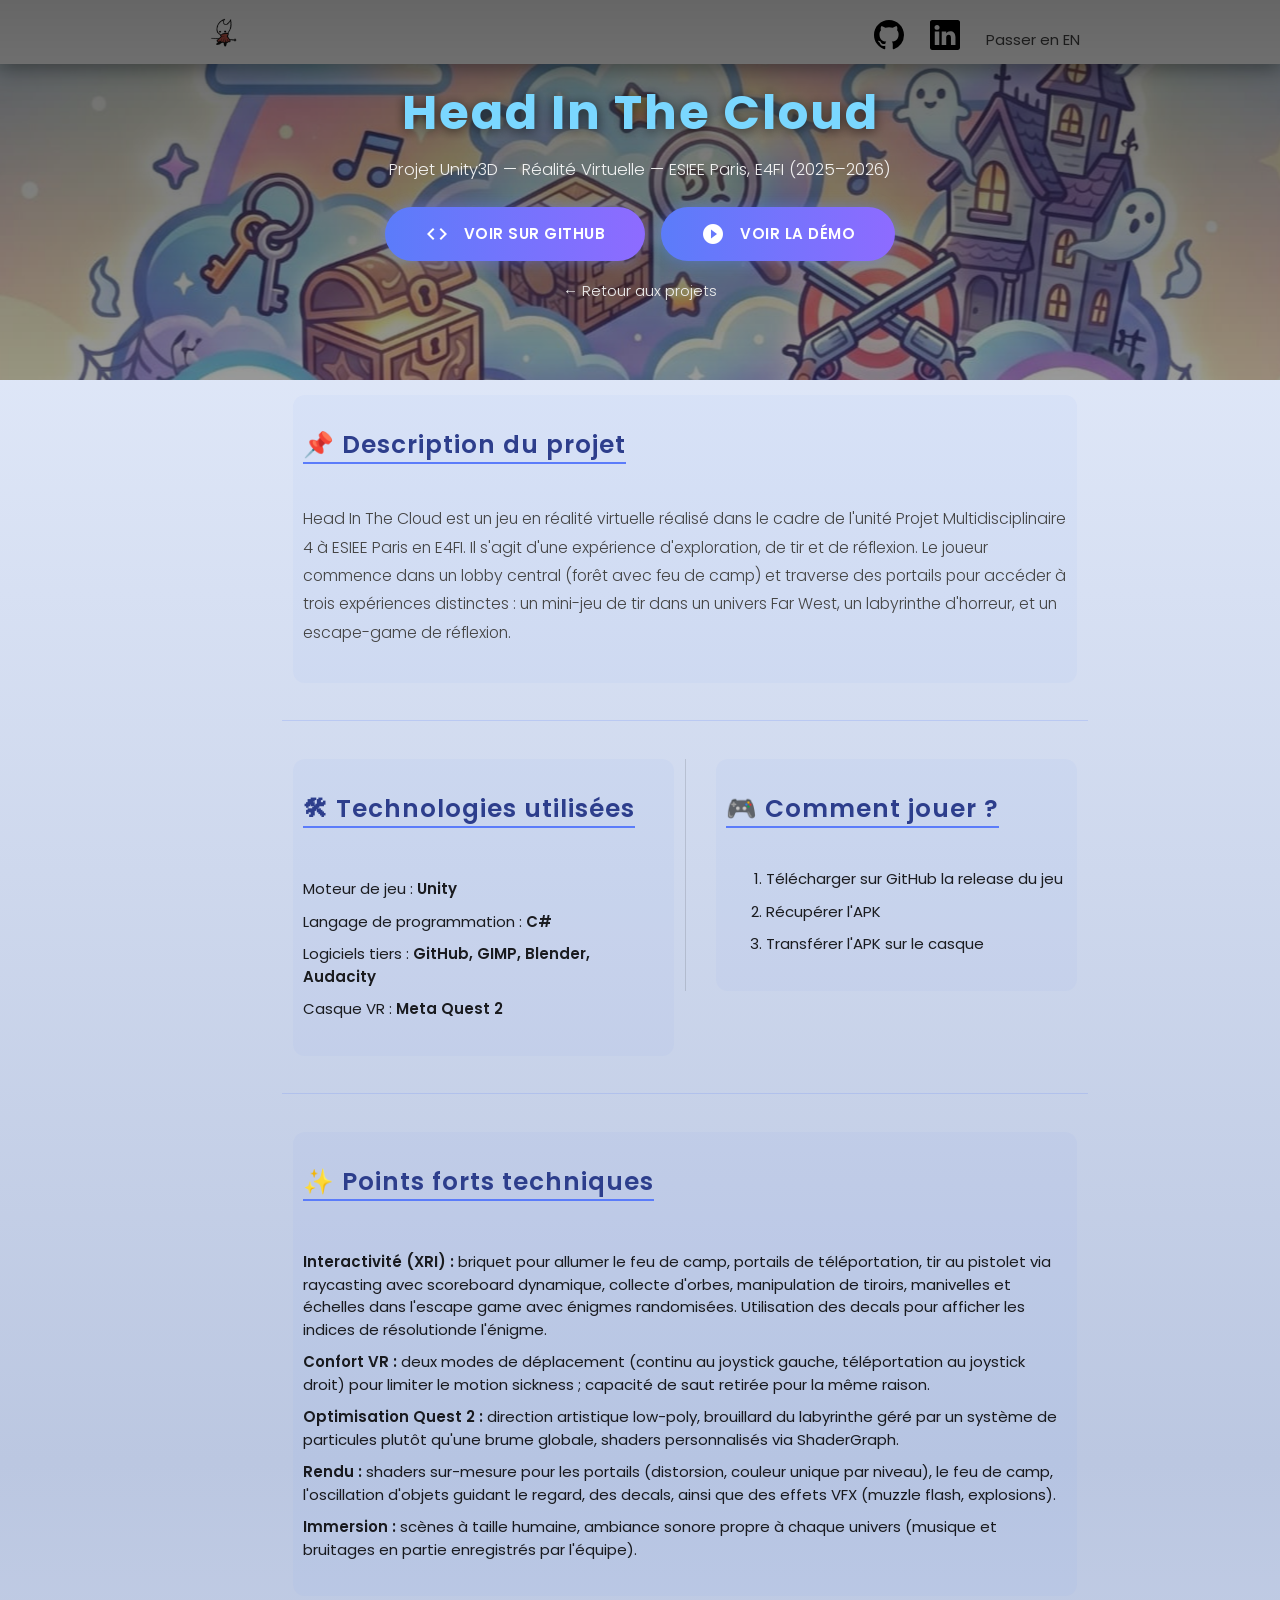
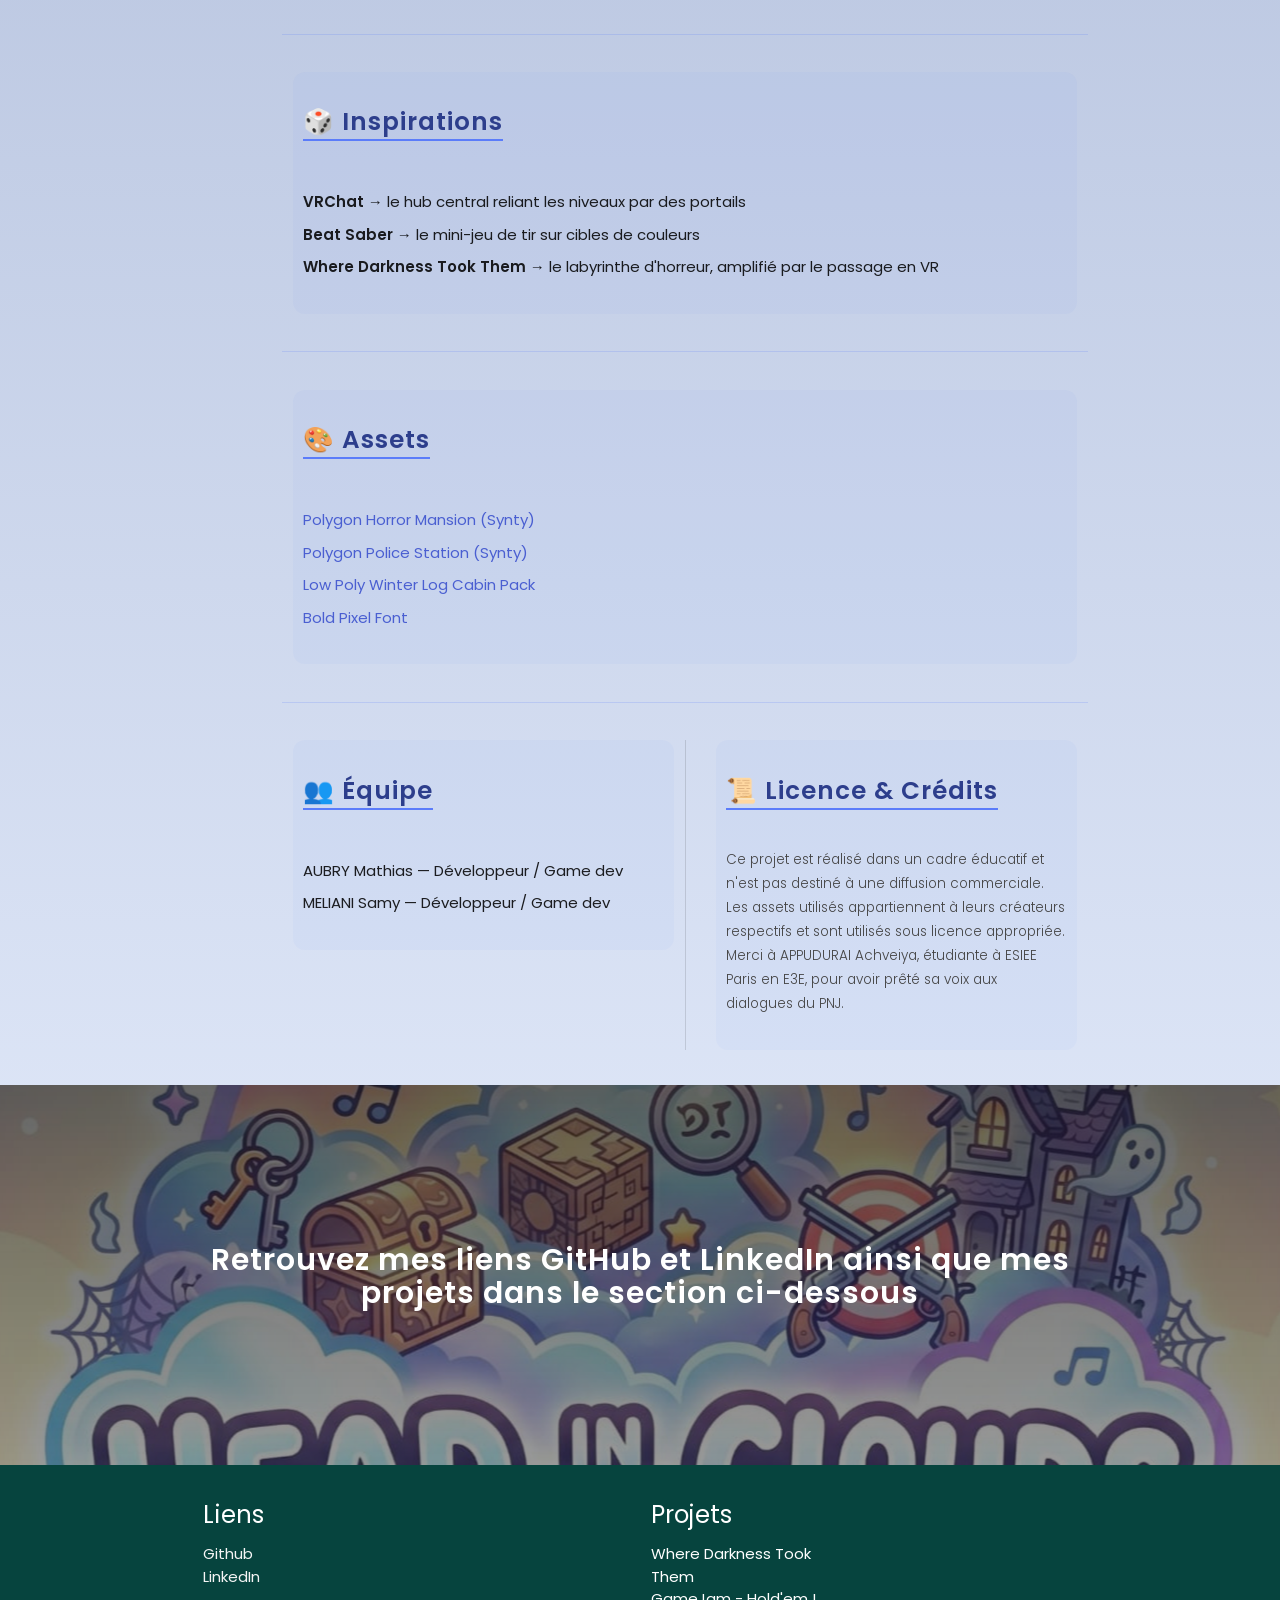
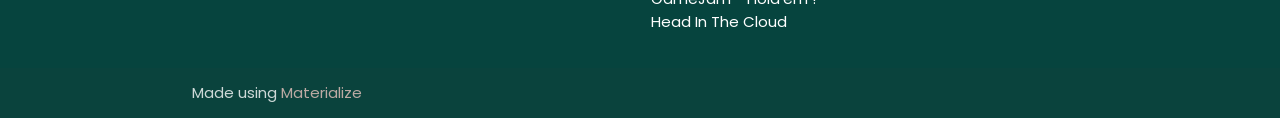
<file: 1_HITC.html>
<!DOCTYPE html>
<html lang="fr">

<head>
  <meta http-equiv="Content-Type" content="text/html; charset=UTF-8" />
  <meta name="viewport" content="width=device-width, initial-scale=1" />
  <link href="https://fonts.googleapis.com/css2?family=Poppins:wght@300;400;600;700&display=swap" rel="stylesheet">
  <title>AUBRY Mathias - Head In The Cloud</title>
  <link rel="icon" type="image/x-icon" href="img/myBigCrane.png">
  <!-- CSS  -->
  <link href="https://fonts.googleapis.com/icon?family=Material+Icons" rel="stylesheet">
  <link href="css/materialize.css" type="text/css" rel="stylesheet" media="screen,projection" />
  <link href="css/style.css" type="text/css" rel="stylesheet" media="screen,projection" />
  <link href="css/style_HITC.css" type="text/css" rel="stylesheet" media="screen,projection" />
  <style>
    /* Séparateur vertical entre deux colonnes côte à côte (à partir du breakpoint medium) */
    @media (min-width: 601px) {
      .row .col.m6 + .col.m6 {
        border-left: 1px solid rgba(0, 0, 0, 0.12);
        padding-left: 2rem;
      }
    }
  </style>
</head>

<body>
  <div class="navbar-fixed">
  <nav class="white" role="navigation">
    <div class="nav-wrapper container">

      <!-- Logo -->
      <a id="logo-container" href="index.html" class="brand-logo">
        <img src="img/myBigCrane.png" alt="MyLogo" class="logo-img">
      </a>

      <!-- Menu Desktop -->
      <ul class="right hide-on-med-and-down boutons_navbar">
        <li>
          <a href="https://github.com/Mathatou/" target="_blank" aria-label="GitHub">
            <svg class="nav-icon" xmlns="http://www.w3.org/2000/svg"
                 fill="currentColor" viewBox="0 0 16 16">
              <path d="M8 0C3.58 0 0 3.58 0 8c0 3.54 2.29 6.53 5.47 
              7.59.4.07.55-.17.55-.38 0-.19-.01-.82-.01-1.49
              -2.01.37-2.53-.49-2.69-.94-.09-.23-.48-.94
              -.82-1.13-.28-.15-.68-.52-.01-.53.63-.01
              1.08.58 1.23.82.72 1.21 1.87.87 2.33.66.07
              -.52.28-.87.51-1.07-1.78-.2-3.64-.89
              -3.64-3.95 0-.87.31-1.59.82-2.15
              -.08-.2-.36-1.02.08-2.12 0 0 .67-.21
              2.2.82.64-.18 1.32-.27 2-.27s1.36.09
              2 .27c1.53-1.04 2.2-.82 2.2-.82.44
              1.1.16 1.92.08 2.12.51.56.82
              1.27.82 2.15 0 3.07-1.87
              3.75-3.65 3.95.29.25.54.73.54
              1.48 0 1.07-.01 1.93-.01
              2.2 0 .21.15.46.55.38A8.01
              8.01 0 0 0 16 8c0-4.42-3.58-8-8-8"/>
            </svg>
          </a>
        </li>

        <li>
          <a href="https://www.linkedin.com/in/mathias-aubry/" target="_blank" aria-label="LinkedIn">
            <svg class="nav-icon" xmlns="http://www.w3.org/2000/svg"
                 fill="currentColor" viewBox="0 0 16 16">
              <path d="M0 1.146C0 .513.526 0 1.175 0h13.65C15.474 0 
              16 .513 16 1.146v13.708c0 .633-.526 
              1.146-1.175 1.146H1.175C.526 16 
              0 15.487 0 14.854zM4.943 
              13.394V6.169H2.542v7.225zm-1.2-8.212c.837 
              0 1.358-.554 1.358-1.248-.015-.709-.52
              -1.248-1.342-1.248S2.4 3.226 
              2.4 3.934c0 .694.521 1.248 
              1.327 1.248zm4.908 
              8.212V9.359c0-.216.016-.432.08
              -.586.173-.431.568-.878 
              1.232-.878.869 0 1.216.662 
              1.216 1.634v3.865h2.401V9.25
              c0-2.22-1.184-3.252-2.764
              -3.252-1.274 0-1.845.7-2.165
              1.193v.025h-.016l.016-.025
              V6.169h-2.4c.03.678 0 
              7.225 0 7.225z"/>
            </svg>
          </a>
        </li>

        <li><a href="index_en.html">Passer en EN</a></li>

      </ul>

      <!-- Mobile -->
      <ul id="nav-mobile" class="sidenav">
        <li><a href="index_en.html">Passer en EN</a></li>
      </ul>

      <a href="#" data-target="nav-mobile" class="sidenav-trigger">
        <i class="material-icons">menu</i>
      </a>

    </div>
  </nav>

  <div id="index-banner" class="parallax-container">
    <div class="overlay"></div>
    <div class="section no-pad-bot" style="padding-left: 0px;">
      <div class="container">
        <br><br>
        <h1 class="header center teal-text text-lighten-2">Head In The Cloud</h1>
        <p class="header center light" style="font-size: 1.1rem; margin-top: -10px;">
          Projet Unity3D — Réalité Virtuelle — ESIEE Paris, E4FI (2025–2026)
        </p>
        <div class="row center" style="margin-bottom: 0;">
          <a href="https://github.com/Mathatou/HeadInTheCloud" target="_blank"
            class="btn-large waves-effect waves-light teal lighten-1" style="margin: 6px;">
            <i class="material-icons left">code</i>Voir sur GitHub
          </a>
          <a href="https://youtu.be/mjYn0mLeB84" target="_blank"
            class="btn-large waves-effect waves-light teal lighten-1" style="margin: 6px;">
            <i class="material-icons left">play_circle_filled</i>Voir la démo
          </a>
        </div>
        <div class="row center" style="margin-top: 24px;">
          <a href="index.html" class="light grey-text text-lighten-3">&larr; Retour aux projets</a>
        </div>
        <br>
      </div>
    </div>
    <div class="parallax"><img src="./img/hitc.jpeg" alt="Head In The Cloud background"></div>
  </div>


  <div class="container">
    <div class="section">

      <div class="row">
        <div class="col s12">
          <div class="icon-block">
            <h5 class="section-title">📌 Description du projet</h5>
            <p class="light">
              Head In The Cloud est un jeu en réalité virtuelle réalisé dans le cadre de l'unité Projet
              Multidisciplinaire 4 à ESIEE Paris en E4FI. Il s'agit d'une expérience d'exploration, de tir et de
              réflexion. Le joueur commence dans un lobby central (forêt avec feu de camp) et traverse des portails
              pour accéder à trois expériences distinctes : un mini-jeu de tir dans un univers Far West, un
              labyrinthe d'horreur, et un escape-game de réflexion.
            </p>
          </div>
        </div>
      </div>

      <div class="divider" style="margin: 2.5rem 0;"></div>

      <div class="row">
        <div class="col s12 m6">
          <div class="icon-block">
            <h5 class="section-title">🛠 Technologies utilisées</h5>
            <ul class="light">
              <li>Moteur de jeu : <b>Unity</b></li>
              <li>Langage de programmation : <b>C#</b></li>
              <li>Logiciels tiers : <b>GitHub, GIMP, Blender, Audacity</b></li>
              <li>Casque VR : <b>Meta Quest 2</b></li>
            </ul>
          </div>
        </div>

        <div class="col s12 m6">
          <div class="icon-block">
            <h5 class="section-title">🎮 Comment jouer ?</h5>
            <ol class="light">
              <li>Télécharger sur GitHub la release du jeu</li>
              <li>Récupérer l'APK</li>
              <li>Transférer l'APK sur le casque</li>
            </ol>
          </div>
        </div>
      </div>

      <div class="divider" style="margin: 2.5rem 0;"></div>

      <div class="row">
        <div class="col s12">
          <div class="icon-block">
            <h5 class="section-title">✨ Points forts techniques</h5>
            <ul class="light">
              <li><b>Interactivité (XRI) :</b> briquet pour allumer le feu de camp, portails de téléportation, tir
                au pistolet via raycasting avec scoreboard dynamique, collecte d'orbes, manipulation de tiroirs,
                manivelles et échelles dans l'escape game avec énigmes randomisées. Utilisation des decals pour afficher les indices de résolutionde l'énigme.</li>
              <li><b>Confort VR :</b> deux modes de déplacement (continu au joystick gauche, téléportation au
                joystick droit) pour limiter le motion sickness ; capacité de saut retirée pour la même raison.</li>
              <li><b>Optimisation Quest 2 :</b> direction artistique low-poly, brouillard du labyrinthe géré par un
                système de particules plutôt qu'une brume globale, shaders personnalisés via ShaderGraph.</li>
              <li><b>Rendu :</b> shaders sur-mesure pour les portails (distorsion, couleur unique par niveau), le feu
                de camp, l'oscillation d'objets guidant le regard, des decals, ainsi que des effets VFX (muzzle
                flash, explosions).</li>
              <li><b>Immersion :</b> scènes à taille humaine, ambiance sonore propre à chaque univers (musique et
                bruitages en partie enregistrés par l'équipe).</li>
            </ul>
          </div>
        </div>
      </div>

      <div class="divider" style="margin: 2.5rem 0;"></div>

      <div class="row">
        <div class="col s12">
          <div class="icon-block">
            <h5 class="section-title">🎲 Inspirations</h5>
            <ul class="light">
              <li><b>VRChat</b> → le hub central reliant les niveaux par des portails</li>
              <li><b>Beat Saber</b> → le mini-jeu de tir sur cibles de couleurs</li>
              <li><b>Where Darkness Took Them</b> → le labyrinthe d'horreur, amplifié par le passage en VR</li>
            </ul>
          </div>
        </div>
      </div>

      <div class="divider" style="margin: 2.5rem 0;"></div>

      <div class="row">
        <div class="col s12">
          <div class="icon-block">
            <h5 class="section-title">🎨 Assets</h5>
            <ul class="light">
              <li><a href="https://assetstore.unity.com/packages/3d/environments/fantasy/polygon-horror-mansion-low-poly-3d-art-by-synty-213346" target="_blank">Polygon Horror Mansion (Synty)</a></li>
              <li><a href="https://syntystore.com/products/polygon-police-station" target="_blank">Polygon Police Station (Synty)</a></li>
              <li><a href="https://assetstore.unity.com/packages/3d/environments/low-poly-winter-log-cabin-pack-347838" target="_blank">Low Poly Winter Log Cabin Pack</a></li>
              <li><a href="https://assetstore.unity.com/packages/2d/fonts/boldpixels-font-332078" target="_blank">Bold Pixel Font</a></li>
            </ul>
          </div>
        </div>
      </div>

      <div class="divider" style="margin: 2.5rem 0;"></div>

      <div class="row">
        <div class="col s12 m6">
          <div class="icon-block">
            <h5 class="section-title">👥 Équipe</h5>
            <ul class="light">
              <li>AUBRY Mathias — Développeur / Game dev</li>
              <li>MELIANI Samy — Développeur / Game dev</li>
            </ul>
          </div>
        </div>

        <div class="col s12 m6">
          <div class="icon-block">
            <h5 class="section-title">📜 Licence &amp; Crédits</h5>
            <p class="light" style="font-size: .9rem; line-height: 1.6rem;">
              Ce projet est réalisé dans un cadre éducatif et n'est pas destiné à une diffusion commerciale. Les
              assets utilisés appartiennent à leurs créateurs respectifs et sont utilisés sous licence appropriée.
              Merci à APPUDURAI Achveiya, étudiante à ESIEE Paris en E3E, pour avoir prêté sa voix aux dialogues du
              PNJ.
            </p>
          </div>
        </div>
      </div>

    </div>
  </div>

  <div class="parallax-container valign-wrapper">
    <div class="overlay"></div>
    <div class="section no-pad-bot" style="padding-left: 0px;">
      <div class="container">
        <div class="row center">
          <h4 class="header col s12 light">Retrouvez mes liens GitHub et LinkedIn ainsi que mes projets dans le section
            ci-dessous</h4>
        </div>
      </div>
    </div>
    <div class="parallax"><img src="./img/hitc.jpeg" alt="Unsplashed background img 3"></div>
  </div>

  <footer class="page-footer teal">
    <div class="container">
      <div class="row">
        <div class="col l6 s12">
          <h5 class="white-text">Liens</h5>
          <ul>
            <li>
              <a class="grey-text text-lighten-4" href="https://github.com/Mathatou">Github</a>
            </li>
            <li>
              <a class="grey-text text-lighten-4" href="https://www.linkedin.com/in/mathias-aubry/">LinkedIn</a>
            </li>
          </ul>


        </div>
        <div class="col l3 s12">
          <h5 class="white-text">Projets</h5>
          <ul>
            <li><a class="white-text" href="https://github.com/Mathatou/Unity_Project_WDTT">Where Darkness Took
                Them</a></li>
            <li><a class="white-text" href="https://github.com/Mathatou/Gamejam">GameJam - Hold'em !</a></li>
            <li><a class="white-text" href="https://github.com/Mathatou/HeadInTheCloud">Head In The Cloud</a></li>

          </ul>
        </div>
      </div>
    </div>
    <div class="footer-copyright">
      <div class="container">
        Made using <a class="brown-text text-lighten-3" href="http://materializecss.com">Materialize</a>
      </div>
    </div>
  </footer>


  <!--  Scripts-->
  <script src="https://code.jquery.com/jquery-2.1.1.min.js"></script>
  <script src="js/materialize.js"></script>
  <script src="js/init.js"></script>

</body>

</html>
</file>
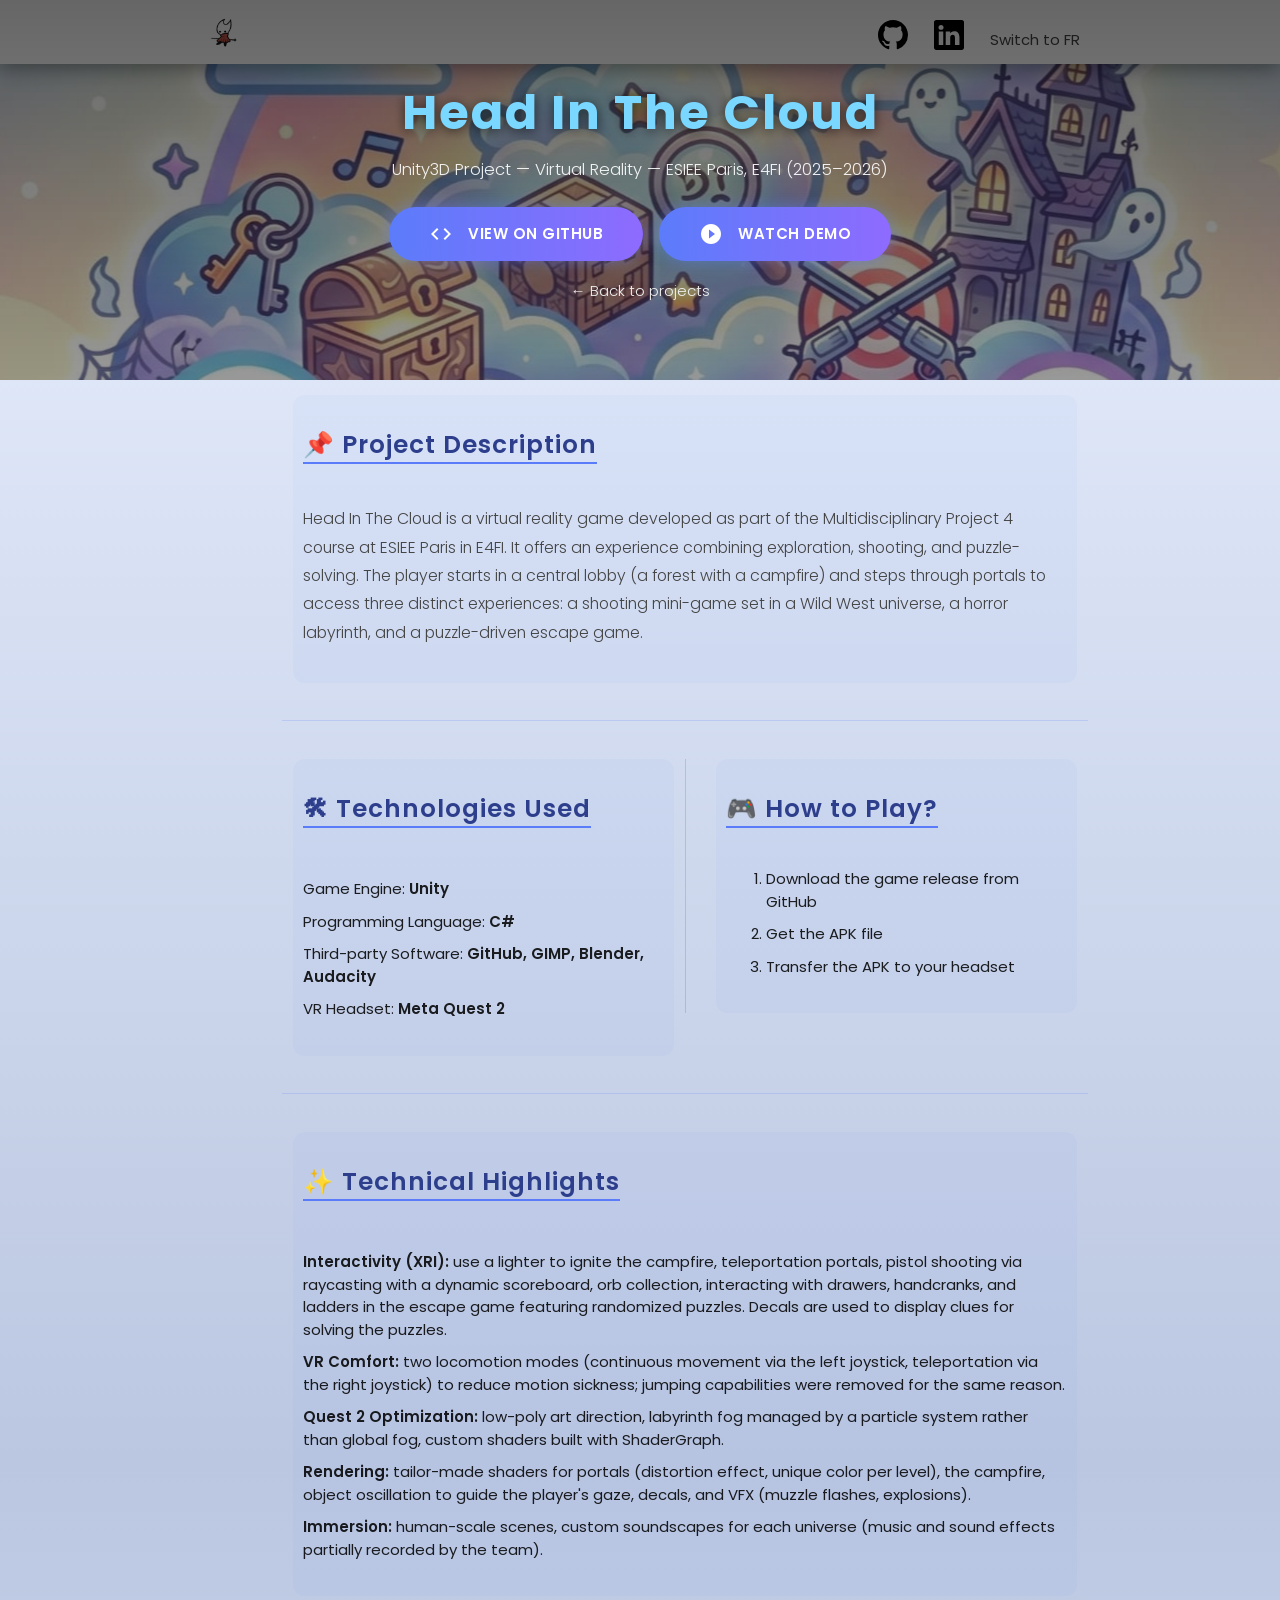
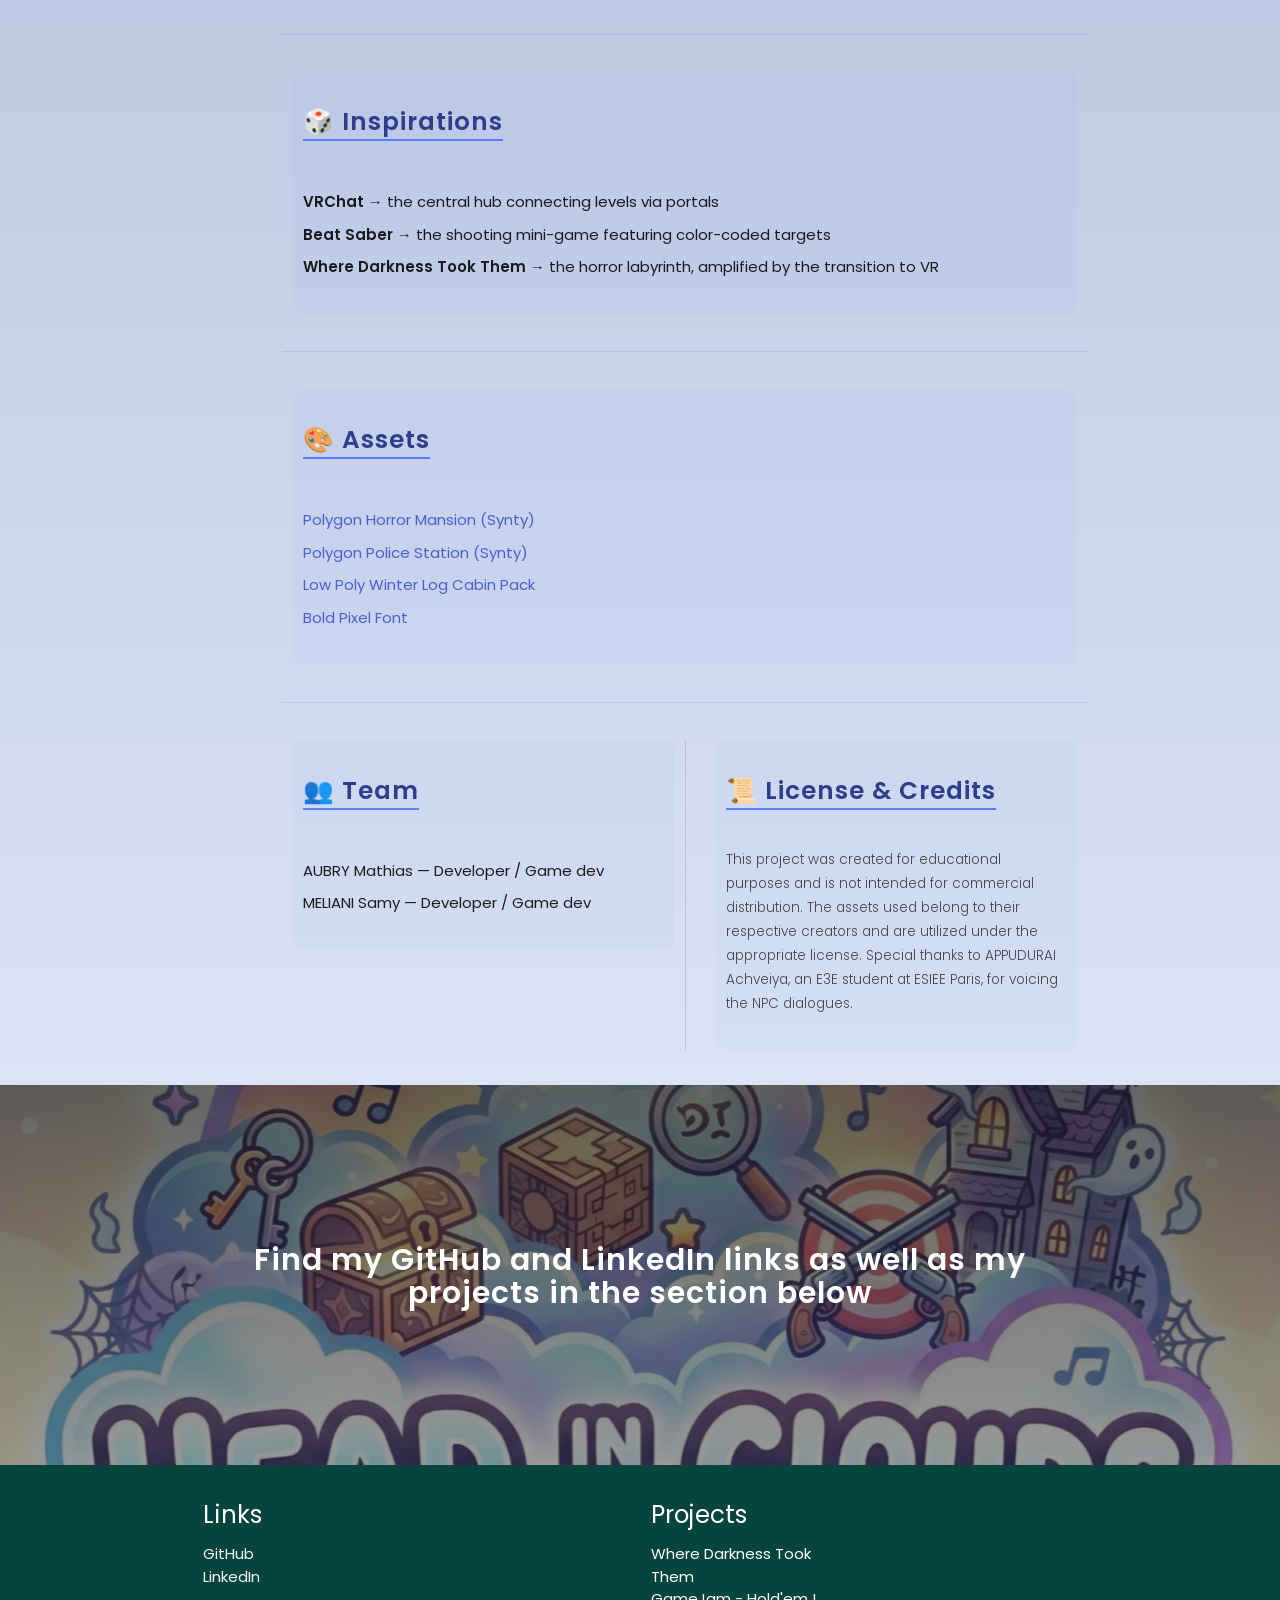
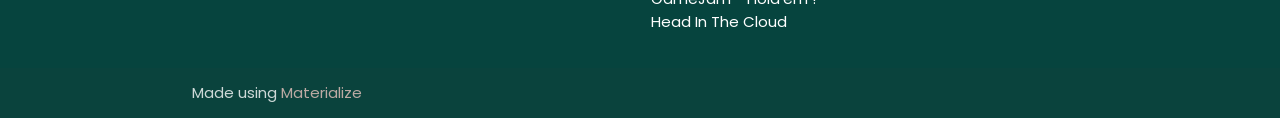
<file: 1_HITC_en.html>
<!DOCTYPE html>
<html lang="en">

<head>
  <meta http-equiv="Content-Type" content="text/html; charset=UTF-8" />
  <meta name="viewport" content="width=device-width, initial-scale=1" />
  <link href="https://fonts.googleapis.com/css2?family=Poppins:wght@300;400;600;700&display=swap" rel="stylesheet">
  <title>AUBRY Mathias - Head In The Cloud</title>
  <link rel="icon" type="image/x-icon" href="img/myBigCrane.png">
  <!-- CSS  -->
  <link href="https://fonts.googleapis.com/icon?family=Material+Icons" rel="stylesheet">
  <link href="css/materialize.css" type="text/css" rel="stylesheet" media="screen,projection" />
  <link href="css/style.css" type="text/css" rel="stylesheet" media="screen,projection" />
  <link href="css/style_HITC.css" type="text/css" rel="stylesheet" media="screen,projection" />
  <style>
    /* Vertical divider between two side-by-side columns (from medium breakpoint up) */
    @media (min-width: 601px) {
      .row .col.m6 + .col.m6 {
        border-left: 1px solid rgba(0, 0, 0, 0.12);
        padding-left: 2rem;
      }
    }
  </style>
</head>

<body>
  <div class="navbar-fixed">
  <nav class="white" role="navigation">
    <div class="nav-wrapper container">

      <!-- Logo -->
      <a id="logo-container" href="index_en.html" class="brand-logo">
        <img src="img/myBigCrane.png" alt="MyLogo" class="logo-img">
      </a>

      <!-- Desktop Menu -->
      <ul class="right hide-on-med-and-down boutons_navbar">
        <li>
          <a href="https://github.com/Mathatou/" target="_blank" aria-label="GitHub">
            <svg class="nav-icon" xmlns="http://www.w3.org/2000/svg"
                 fill="currentColor" viewBox="0 0 16 16">
              <path d="M8 0C3.58 0 0 3.58 0 8c0 3.54 2.29 6.53 5.47 
              7.59.4.07.55-.17.55-.38 0-.19-.01-.82-.01-1.49
              -2.01.37-2.53-.49-2.69-.94-.09-.23-.48-.94
              -.82-1.13-.28-.15-.68-.52-.01-.53.63-.01
              1.08.58 1.23.82.72 1.21 1.87.87 2.33.66.07
              -.52.28-.87.51-1.07-1.78-.2-3.64-.89
              -3.64-3.95 0-.87.31-1.59.82-2.15
              -.08-.2-.36-1.02.08-2.12 0 0 .67-.21
              2.2.82.64-.18 1.32-.27 2-.27s1.36.09
              2 .27c1.53-1.04 2.2-.82 2.2-.82.44
              1.1.16 1.92.08 2.12.51.56.82
              1.27.82 2.15 0 3.07-1.87
              3.75-3.65 3.95.29.25.54.73.54
              1.48 0 1.07-.01 1.93-.01
              2.2 0 .21.15.46.55.38A8.01
              8.01 0 0 0 16 8c0-4.42-3.58-8-8-8"/>
            </svg>
          </a>
        </li>

        <li>
          <a href="https://www.linkedin.com/in/mathias-aubry/" target="_blank" aria-label="LinkedIn">
            <svg class="nav-icon" xmlns="http://www.w3.org/2000/svg"
                 fill="currentColor" viewBox="0 0 16 16">
              <path d="M0 1.146C0 .513.526 0 1.175 0h13.65C15.474 0 
              16 .513 16 1.146v13.708c0 .633-.526 
              1.146-1.175 1.146H1.175C.526 16 
              0 15.487 0 14.854zM4.943 
              13.394V6.169H2.542v7.225zm-1.2-8.212c.837 
              0 1.358-.554 1.358-1.248-.015-.709-.52
              -1.248-1.342-1.248S2.4 3.226 
              2.4 3.934c0 .694.521 1.248 
              1.327 1.248zm4.908 
              8.212V9.359c0-.216.016-.432.08
              -.586.173-.431.568-.878 
              1.232-.878.869 0 1.216.662 
              1.216 1.634v3.865h2.401V9.25
              c0-2.22-1.184-3.252-2.764
              -3.252-1.274 0-1.845.7-2.165
              1.193v.025h-.016l.016-.025
              V6.169h-2.4c.03.678 0 
              7.225 0 7.225z"/>
            </svg>
          </a>
        </li>

        <li><a href="index.html">Switch to FR</a></li>

      </ul>

      <!-- Mobile -->
      <ul id="nav-mobile" class="sidenav">
        <li><a href="index.html">Switch to FR</a></li>
      </ul>

      <a href="#" data-target="nav-mobile" class="sidenav-trigger">
        <i class="material-icons">menu</i>
      </a>

    </div>
  </nav>

  <div id="index-banner" class="parallax-container">
    <div class="overlay"></div>
    <div class="section no-pad-bot" style="padding-left: 0px;">
      <div class="container">
        <br><br>
        <h1 class="header center teal-text text-lighten-2">Head In The Cloud</h1>
        <p class="header center light" style="font-size: 1.1rem; margin-top: -10px;">
          Unity3D Project — Virtual Reality — ESIEE Paris, E4FI (2025–2026)
        </p>
        <div class="row center" style="margin-bottom: 0;">
          <a href="https://github.com/Mathatou/HeadInTheCloud" target="_blank"
            class="btn-large waves-effect waves-light teal lighten-1" style="margin: 6px;">
            <i class="material-icons left">code</i>View on GitHub
          </a>
          <a href="https://youtu.be/mjYn0mLeB84" target="_blank"
            class="btn-large waves-effect waves-light teal lighten-1" style="margin: 6px;">
            <i class="material-icons left">play_circle_filled</i>Watch Demo
          </a>
        </div>
        <div class="row center" style="margin-top: 24px;">
          <a href="index_en.html" class="light grey-text text-lighten-3">&larr; Back to projects</a>
        </div>
        <br>
      </div>
    </div>
    <div class="parallax"><img src="./img/hitc.jpeg" alt="Head In The Cloud background"></div>
  </div>


  <div class="container">
    <div class="section">

      <div class="row">
        <div class="col s12">
          <div class="icon-block">
            <h5 class="section-title">📌 Project Description</h5>
            <p class="light">
              Head In The Cloud is a virtual reality game developed as part of the Multidisciplinary Project 4 course at ESIEE Paris in E4FI. It offers an experience combining exploration, shooting, and puzzle-solving. The player starts in a central lobby (a forest with a campfire) and steps through portals to access three distinct experiences: a shooting mini-game set in a Wild West universe, a horror labyrinth, and a puzzle-driven escape game.
            </p>
          </div>
        </div>
      </div>

      <div class="divider" style="margin: 2.5rem 0;"></div>

      <div class="row">
        <div class="col s12 m6">
          <div class="icon-block">
            <h5 class="section-title">🛠 Technologies Used</h5>
            <ul class="light">
              <li>Game Engine: <b>Unity</b></li>
              <li>Programming Language: <b>C#</b></li>
              <li>Third-party Software: <b>GitHub, GIMP, Blender, Audacity</b></li>
              <li>VR Headset: <b>Meta Quest 2</b></li>
            </ul>
          </div>
        </div>

        <div class="col s12 m6">
          <div class="icon-block">
            <h5 class="section-title">🎮 How to Play?</h5>
            <ol class="light">
              <li>Download the game release from GitHub</li>
              <li>Get the APK file</li>
              <li>Transfer the APK to your headset</li>
            </ol>
          </div>
        </div>
      </div>

      <div class="divider" style="margin: 2.5rem 0;"></div>

      <div class="row">
        <div class="col s12">
          <div class="icon-block">
            <h5 class="section-title">✨ Technical Highlights</h5>
            <ul class="light">
              <li><b>Interactivity (XRI):</b> use a lighter to ignite the campfire, teleportation portals, pistol shooting via raycasting with a dynamic scoreboard, orb collection, interacting with drawers, handcranks, and ladders in the escape game featuring randomized puzzles. Decals are used to display clues for solving the puzzles.</li>
              <li><b>VR Comfort:</b> two locomotion modes (continuous movement via the left joystick, teleportation via the right joystick) to reduce motion sickness; jumping capabilities were removed for the same reason.</li>
              <li><b>Quest 2 Optimization:</b> low-poly art direction, labyrinth fog managed by a particle system rather than global fog, custom shaders built with ShaderGraph.</li>
              <li><b>Rendering:</b> tailor-made shaders for portals (distortion effect, unique color per level), the campfire, object oscillation to guide the player's gaze, decals, and VFX (muzzle flashes, explosions).</li>
              <li><b>Immersion:</b> human-scale scenes, custom soundscapes for each universe (music and sound effects partially recorded by the team).</li>
            </ul>
          </div>
        </div>
      </div>

      <div class="divider" style="margin: 2.5rem 0;"></div>

      <div class="row">
        <div class="col s12">
          <div class="icon-block">
            <h5 class="section-title">🎲 Inspirations</h5>
            <ul class="light">
              <li><b>VRChat</b> → the central hub connecting levels via portals</li>
              <li><b>Beat Saber</b> → the shooting mini-game featuring color-coded targets</li>
              <li><b>Where Darkness Took Them</b> → the horror labyrinth, amplified by the transition to VR</li>
            </ul>
          </div>
        </div>
      </div>

      <div class="divider" style="margin: 2.5rem 0;"></div>

      <div class="row">
        <div class="col s12">
          <div class="icon-block">
            <h5 class="section-title">🎨 Assets</h5>
            <ul class="light">
              <li><a href="https://assetstore.unity.com/packages/3d/environments/fantasy/polygon-horror-mansion-low-poly-3d-art-by-synty-213346" target="_blank">Polygon Horror Mansion (Synty)</a></li>
              <li><a href="https://syntystore.com/products/polygon-police-station" target="_blank">Polygon Police Station (Synty)</a></li>
              <li><a href="https://assetstore.unity.com/packages/3d/environments/low-poly-winter-log-cabin-pack-347838" target="_blank">Low Poly Winter Log Cabin Pack</a></li>
              <li><a href="https://assetstore.unity.com/packages/2d/fonts/boldpixels-font-332078" target="_blank">Bold Pixel Font</a></li>
            </ul>
          </div>
        </div>
      </div>

      <div class="divider" style="margin: 2.5rem 0;"></div>

      <div class="row">
        <div class="col s12 m6">
          <div class="icon-block">
            <h5 class="section-title">👥 Team</h5>
            <ul class="light">
              <li>AUBRY Mathias — Developer / Game dev</li>
              <li>MELIANI Samy — Developer / Game dev</li>
            </ul>
          </div>
        </div>

        <div class="col s12 m6">
          <div class="icon-block">
            <h5 class="section-title">📜 License &amp; Credits</h5>
            <p class="light" style="font-size: .9rem; line-height: 1.6rem;">
              This project was created for educational purposes and is not intended for commercial distribution. The assets used belong to their respective creators and are utilized under the appropriate license. Special thanks to APPUDURAI Achveiya, an E3E student at ESIEE Paris, for voicing the NPC dialogues.
            </p>
          </div>
        </div>
      </div>

    </div>
  </div>

  <div class="parallax-container valign-wrapper">
    <div class="overlay"></div>
    <div class="section no-pad-bot" style="padding-left: 0px;">
      <div class="container">
        <div class="row center">
          <h4 class="header col s12 light">Find my GitHub and LinkedIn links as well as my projects in the section below</h4>
        </div>
      </div>
    </div>
    <div class="parallax"><img src="./img/hitc.jpeg" alt="Unsplashed background img 3"></div>
  </div>

  <footer class="page-footer teal">
    <div class="container">
      <div class="row">
        <div class="col l6 s12">
          <h5 class="white-text">Links</h5>
          <ul>
            <li>
              <a class="grey-text text-lighten-4" href="https://github.com/Mathatou">GitHub</a>
            </li>
            <li>
              <a class="grey-text text-lighten-4" href="https://www.linkedin.com/in/mathias-aubry/">LinkedIn</a>
            </li>
          </ul>


        </div>
        <div class="col l3 s12">
          <h5 class="white-text">Projects</h5>
          <ul>
            <li><a class="white-text" href="https://github.com/Mathatou/Unity_Project_WDTT">Where Darkness Took
                Them</a></li>
            <li><a class="white-text" href="https://github.com/Mathatou/Gamejam">GameJam - Hold'em !</a></li>
            <li><a class="white-text" href="https://github.com/Mathatou/HeadInTheCloud">Head In The Cloud</a></li>

          </ul>
        </div>
      </div>
    </div>
    <div class="footer-copyright">
      <div class="container">
        Made using <a class="brown-text text-lighten-3" href="http://materializecss.com">Materialize</a>
      </div>
    </div>
  </footer>


  <!--  Scripts-->
  <script src="https://code.jquery.com/jquery-2.1.1.min.js"></script>
  <script src="js/materialize.js"></script>
  <script src="js/init.js"></script>

</body>

</html>
</file>
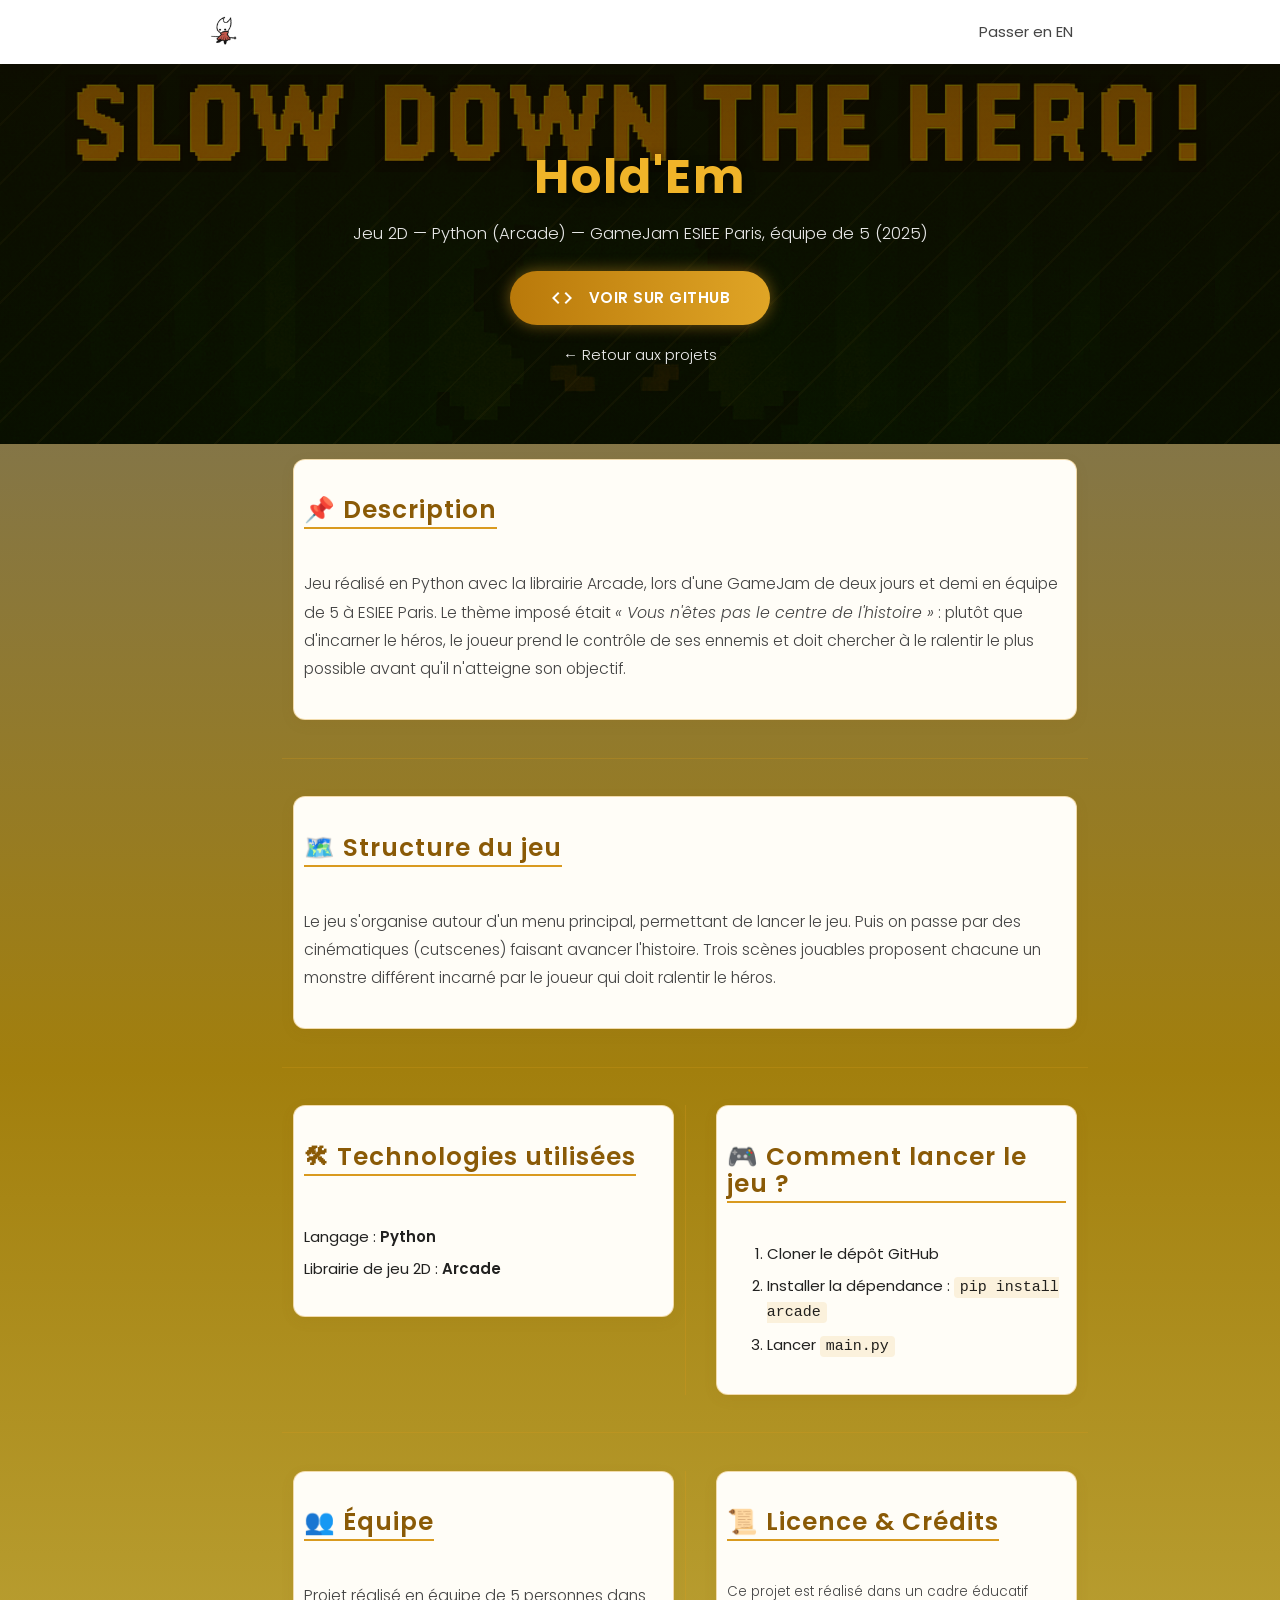
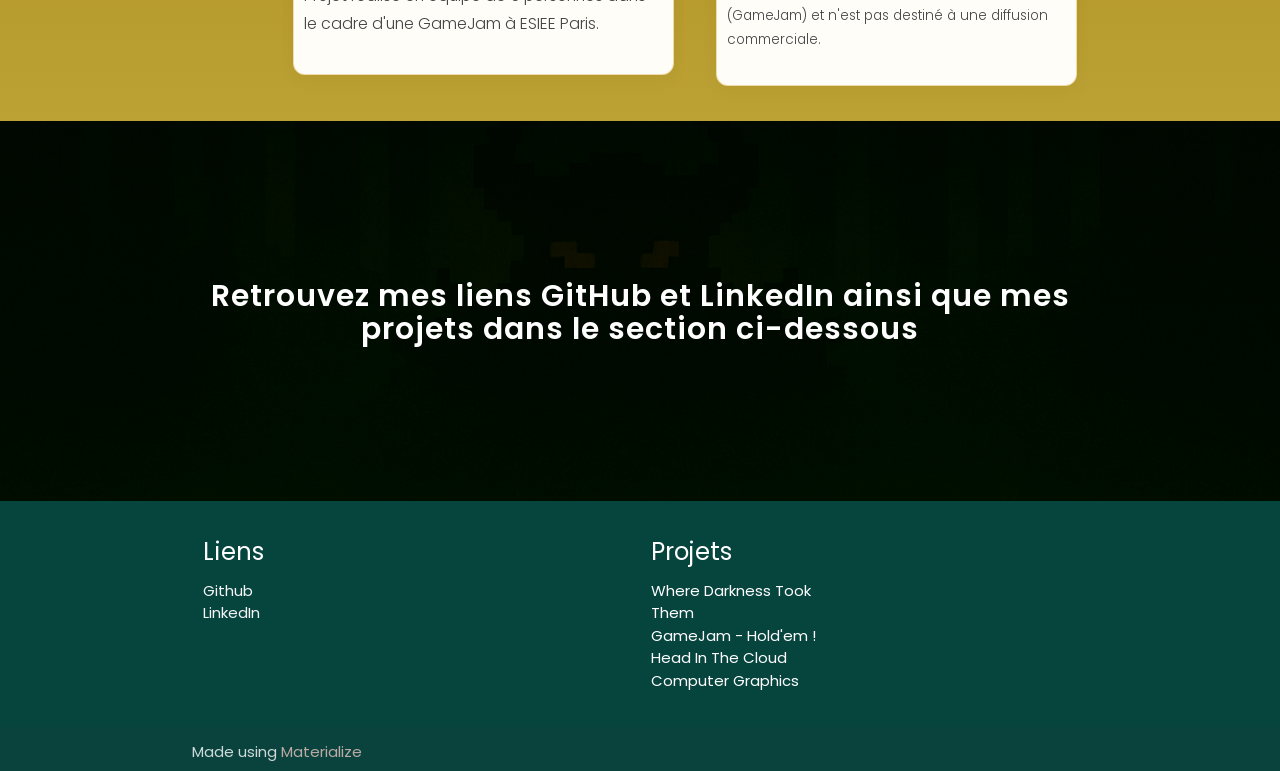
<file: 1_HOLDEM.html>
<!DOCTYPE html>
<html lang="fr">

<head>
  <meta http-equiv="Content-Type" content="text/html; charset=UTF-8" />
  <meta name="viewport" content="width=device-width, initial-scale=1" />
  <link href="https://fonts.googleapis.com/css2?family=Poppins:wght@300;400;600;700&display=swap" rel="stylesheet">
  <title>AUBRY Mathias - Hold'Em</title>
  <link rel="icon" type="image/x-icon" href="img/myBigCrane.png">
  <!-- CSS  -->
  <link href="https://fonts.googleapis.com/icon?family=Material+Icons" rel="stylesheet">
  <link href="css/materialize.css" type="text/css" rel="stylesheet" media="screen,projection" />
  <link href="css/style.css" type="text/css" rel="stylesheet" media="screen,projection" />
  <link href="css/style_HOLDEM.css" type="text/css" rel="stylesheet" media="screen,projection" />
</head>

<body>
  <nav class="white" role="navigation">
    <div class="nav-wrapper container">
      <a id="logo-container" href="index.html" class="brand-logo">
        <img src="img/myBigCrane.png" alt="MyLogo" style="height: 60px;">
      </a>
      <ul class="right hide-on-med-and-down">
        <li><a href="index_en.html">Passer en EN</a></li>
      </ul>
      <ul id="nav-mobile" class="sidenav">
        <li><a href="index_en.html">Passer en EN</a></li>
      </ul>
      <a href="#" data-target="nav-mobile" class="sidenav-trigger"><i class="material-icons">menu</i></a>
    </div>
  </nav>

  <div id="index-banner" class="parallax-container">
    <div class="overlay"></div>
    <div class="section no-pad-bot" style="padding-left: 0px;">
      <div class="container">
        <br><br>
        <h1 class="header center teal-text text-lighten-2">Hold'Em</h1>
        <p class="header center light" style="font-size: 1.1rem; margin-top: -10px;">
          Jeu 2D — Python (Arcade) — GameJam ESIEE Paris, équipe de 5 (2025)
        </p>
        <div class="row center" style="margin-bottom: 0;">
          <a href="https://github.com/Mathatou/Gamejam" target="_blank"
            class="btn-large waves-effect waves-light teal lighten-1" style="margin: 6px;">
            <i class="material-icons left">code</i>Voir sur GitHub
          </a>
        </div>
        <div class="row center" style="margin-top: 24px;">
          <a href="index.html" class="light grey-text text-lighten-3">&larr; Retour aux projets</a>
        </div>
        <br>
      </div>
    </div>
    <div class="parallax"><img src="./img/affiche_game_jam.png" alt="Hold'Em background"></div>
  </div>


  <div class="container">
    <div class="section">

      <div class="row">
        <div class="col s12">
          <div class="icon-block">
            <h5 class="section-title">📌 Description</h5>
            <p class="light">
              Jeu réalisé en Python avec la librairie Arcade, lors d'une GameJam de deux jours et demi en équipe de
              5 à ESIEE Paris. Le thème imposé était <i>« Vous n'êtes pas le centre de l'histoire »</i> : plutôt que
              d'incarner le héros, le joueur prend le contrôle de ses ennemis et doit chercher à le ralentir le plus
              possible avant qu'il n'atteigne son objectif.
            </p>
          </div>
        </div>
      </div>

      <div class="divider" style="margin: 2.5rem 0;"></div>

      <div class="row">
        <div class="col s12">
          <div class="icon-block">
            <h5 class="section-title">🗺️ Structure du jeu</h5>
            <p class="light">
              Le jeu s'organise autour d'un menu principal, permettant de lancer le jeu.
              Puis on passe par des cinématiques (cutscenes) faisant avancer l'histoire. 
              Trois scènes jouables proposent chacune un monstre différent incarné par le joueur qui doit ralentir le héros.
            </p>
          </div>
        </div>
      </div>

      <div class="divider" style="margin: 2.5rem 0;"></div>

      <div class="row">
        <div class="col s12 m6">
          <div class="icon-block">
            <h5 class="section-title">🛠 Technologies utilisées</h5>
            <ul class="light">
              <li>Langage : <b>Python</b></li>
              <li>Librairie de jeu 2D : <b>Arcade</b></li>
            </ul>
          </div>
        </div>

        <div class="col s12 m6">
          <div class="icon-block">
            <h5 class="section-title">🎮 Comment lancer le jeu ?</h5>
            <ol class="light">
              <li>Cloner le dépôt GitHub</li>
              <li>Installer la dépendance : <code>pip install arcade</code></li>
              <li>Lancer <code>main.py</code></li>
            </ol>
          </div>
        </div>
      </div>

      <div class="divider" style="margin: 2.5rem 0;"></div>

      <div class="row">
        <div class="col s12 m6">
          <div class="icon-block">
            <h5 class="section-title">👥 Équipe</h5>
            <p class="light">
              Projet réalisé en équipe de 5 personnes dans le cadre d'une GameJam à ESIEE Paris.
            </p>
          </div>
        </div>

        <div class="col s12 m6">
          <div class="icon-block">
            <h5 class="section-title">📜 Licence &amp; Crédits</h5>
            <p class="light" style="font-size: .9rem; line-height: 1.6rem;">
              Ce projet est réalisé dans un cadre éducatif (GameJam) et n'est pas destiné à une diffusion
              commerciale.
            </p>
          </div>
        </div>
      </div>

    </div>
  </div>

  <div class="parallax-container valign-wrapper">
    <div class="overlay"></div>
    <div class="section no-pad-bot" style="padding-left: 0px;">
      <div class="container">
        <div class="row center">
          <h4 class="header col s12 light">Retrouvez mes liens GitHub et LinkedIn ainsi que mes projets dans le section
            ci-dessous</h4>
        </div>
      </div>
    </div>
    <div class="parallax"><img src="./img/affiche_game_jam.png" alt="Unsplashed background img 3"></div>
  </div>

  <footer class="page-footer teal">
    <div class="container">
      <div class="row">
        <div class="col l6 s12">
          <h5 class="white-text">Liens</h5>
          <ul>
            <li>
              <a class="grey-text text-lighten-4" href="https://github.com/Mathatou">Github</a>
            </li>
            <li>
              <a class="grey-text text-lighten-4" href="https://www.linkedin.com/in/mathias-aubry/">LinkedIn</a>
            </li>
          </ul>


        </div>
        <div class="col l3 s12">
          <h5 class="white-text">Projets</h5>
          <ul>
            <li><a class="white-text" href="https://github.com/Mathatou/Unity_Project_WDTT">Where Darkness Took
                Them</a></li>
            <li><a class="white-text" href="https://github.com/Mathatou/Gamejam">GameJam - Hold'em !</a></li>
            <li><a class="white-text" href="https://github.com/Mathatou/HeadInTheCloud">Head In The Cloud</a></li>
            <li><a class="white-text" href="https://github.com/Mathatou/-E4FI---Projet-Computer-Graphics">Computer Graphics</a></li>

          </ul>
        </div>
      </div>
    </div>
    <div class="footer-copyright">
      <div class="container">
        Made using <a class="brown-text text-lighten-3" href="http://materializecss.com">Materialize</a>
      </div>
    </div>
  </footer>


  <!--  Scripts-->
  <script src="https://code.jquery.com/jquery-2.1.1.min.js"></script>
  <script src="js/materialize.js"></script>
  <script src="js/init.js"></script>

</body>

</html>
</file>
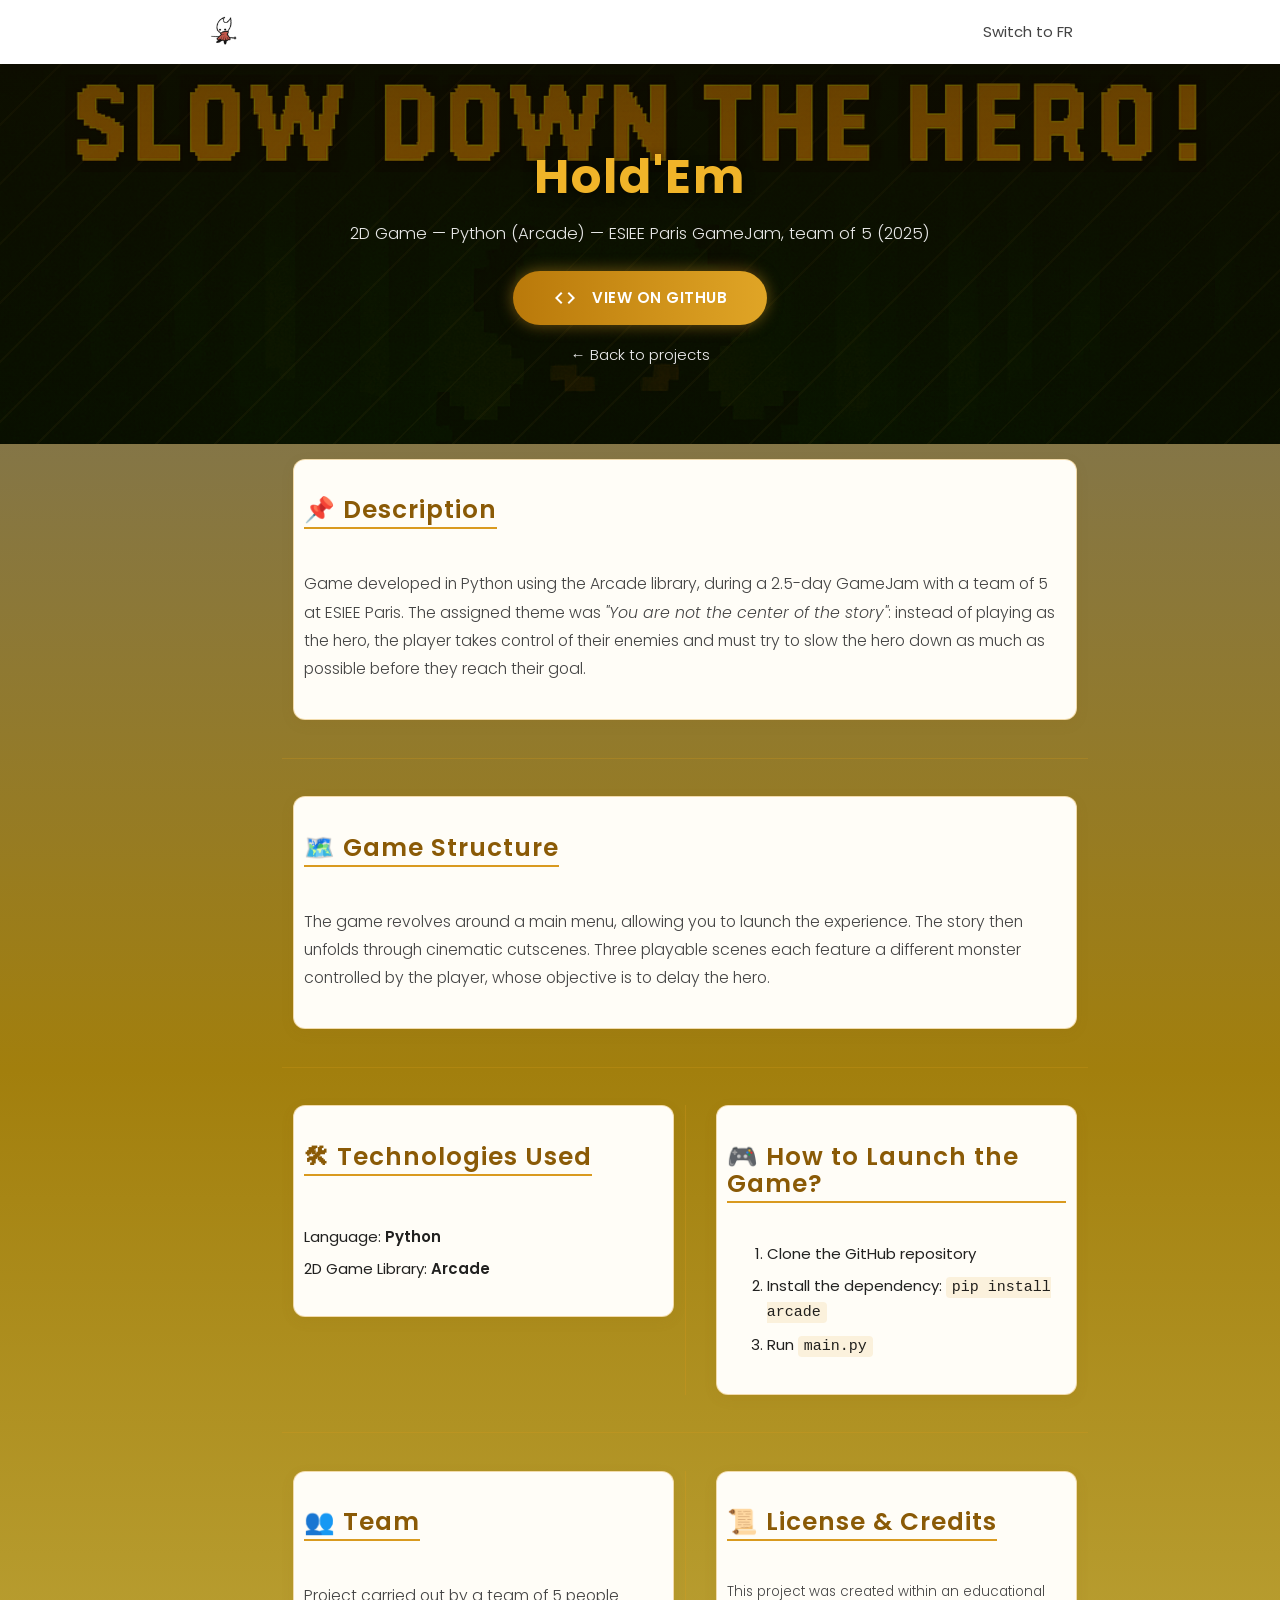
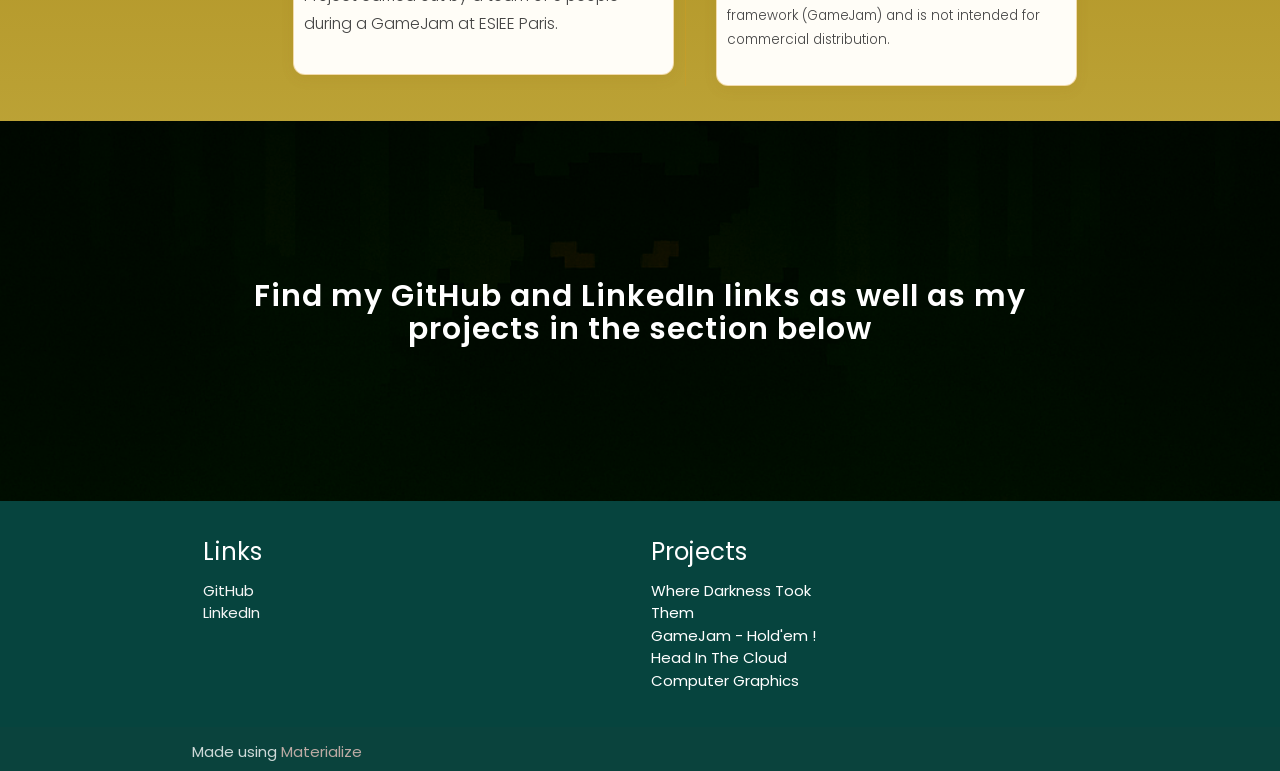
<file: 1_HOLDEM_en.html>
<!DOCTYPE html>
<html lang="en">

<head>
  <meta http-equiv="Content-Type" content="text/html; charset=UTF-8" />
  <meta name="viewport" content="width=device-width, initial-scale=1" />
  <link href="https://fonts.googleapis.com/css2?family=Poppins:wght@300;400;600;700&display=swap" rel="stylesheet">
  <title>AUBRY Mathias - Hold'Em</title>
  <link rel="icon" type="image/x-icon" href="img/myBigCrane.png">
  <!-- CSS  -->
  <link href="https://fonts.googleapis.com/icon?family=Material+Icons" rel="stylesheet">
  <link href="css/materialize.css" type="text/css" rel="stylesheet" media="screen,projection" />
  <link href="css/style.css" type="text/css" rel="stylesheet" media="screen,projection" />
  <link href="css/style_HOLDEM.css" type="text/css" rel="stylesheet" media="screen,projection" />
</head>

<body>
  <nav class="white" role="navigation">
    <div class="nav-wrapper container">
      <a id="logo-container" href="index_en.html" class="brand-logo">
        <img src="img/myBigCrane.png" alt="MyLogo" style="height: 60px;">
      </a>
      <ul class="right hide-on-med-and-down">
        <li><a href="index.html">Switch to FR</a></li>
      </ul>
      <ul id="nav-mobile" class="sidenav">
        <li><a href="index.html">Switch to FR</a></li>
      </ul>
      <a href="#" data-target="nav-mobile" class="sidenav-trigger"><i class="material-icons">menu</i></a>
    </div>
  </nav>

  <div id="index-banner" class="parallax-container">
    <div class="overlay"></div>
    <div class="section no-pad-bot" style="padding-left: 0px;">
      <div class="container">
        <br><br>
        <h1 class="header center teal-text text-lighten-2">Hold'Em</h1>
        <p class="header center light" style="font-size: 1.1rem; margin-top: -10px;">
          2D Game — Python (Arcade) — ESIEE Paris GameJam, team of 5 (2025)
        </p>
        <div class="row center" style="margin-bottom: 0;">
          <a href="https://github.com/Mathatou/Gamejam" target="_blank"
            class="btn-large waves-effect waves-light teal lighten-1" style="margin: 6px;">
            <i class="material-icons left">code</i>View on GitHub
          </a>
        </div>
        <div class="row center" style="margin-top: 24px;">
          <a href="index_en.html" class="light grey-text text-lighten-3">&larr; Back to projects</a>
        </div>
        <br>
      </div>
    </div>
    <div class="parallax"><img src="./img/affiche_game_jam.png" alt="Hold'Em background"></div>
  </div>


  <div class="container">
    <div class="section">

      <div class="row">
        <div class="col s12">
          <div class="icon-block">
            <h5 class="section-title">📌 Description</h5>
            <p class="light">
              Game developed in Python using the Arcade library, during a 2.5-day GameJam with a team of 5 at ESIEE Paris. The assigned theme was <i>"You are not the center of the story"</i>: instead of playing as the hero, the player takes control of their enemies and must try to slow the hero down as much as possible before they reach their goal.
            </p>
          </div>
        </div>
      </div>

      <div class="divider" style="margin: 2.5rem 0;"></div>

      <div class="row">
        <div class="col s12">
          <div class="icon-block">
            <h5 class="section-title">🗺️ Game Structure</h5>
            <p class="light">
              The game revolves around a main menu, allowing you to launch the experience. 
              The story then unfolds through cinematic cutscenes. 
              Three playable scenes each feature a different monster controlled by the player, whose objective is to delay the hero.
            </p>
          </div>
        </div>
      </div>

      <div class="divider" style="margin: 2.5rem 0;"></div>

      <div class="row">
        <div class="col s12 m6">
          <div class="icon-block">
            <h5 class="section-title">🛠 Technologies Used</h5>
            <ul class="light">
              <li>Language: <b>Python</b></li>
              <li>2D Game Library: <b>Arcade</b></li>
            </ul>
          </div>
        </div>

        <div class="col s12 m6">
          <div class="icon-block">
            <h5 class="section-title">🎮 How to Launch the Game?</h5>
            <ol class="light">
              <li>Clone the GitHub repository</li>
              <li>Install the dependency: <code>pip install arcade</code></li>
              <li>Run <code>main.py</code></li>
            </ol>
          </div>
        </div>
      </div>

      <div class="divider" style="margin: 2.5rem 0;"></div>

      <div class="row">
        <div class="col s12 m6">
          <div class="icon-block">
            <h5 class="section-title">👥 Team</h5>
            <p class="light">
              Project carried out by a team of 5 people during a GameJam at ESIEE Paris.
            </p>
          </div>
        </div>

        <div class="col s12 m6">
          <div class="icon-block">
            <h5 class="section-title">📜 License &amp; Credits</h5>
            <p class="light" style="font-size: .9rem; line-height: 1.6rem;">
              This project was created within an educational framework (GameJam) and is not intended for commercial distribution.
            </p>
          </div>
        </div>
      </div>

    </div>
  </div>

  <div class="parallax-container valign-wrapper">
    <div class="overlay"></div>
    <div class="section no-pad-bot" style="padding-left: 0px;">
      <div class="container">
        <div class="row center">
          <h4 class="header col s12 light">Find my GitHub and LinkedIn links as well as my projects in the section below</h4>
        </div>
      </div>
    </div>
    <div class="parallax"><img src="./img/affiche_game_jam.png" alt="Unsplashed background img 3"></div>
  </div>

  <footer class="page-footer teal">
    <div class="container">
      <div class="row">
        <div class="col l6 s12">
          <h5 class="white-text">Links</h5>
          <ul>
            <li>
              <a class="grey-text text-lighten-4" href="https://github.com/Mathatou">GitHub</a>
            </li>
            <li>
              <a class="grey-text text-lighten-4" href="https://www.linkedin.com/in/mathias-aubry/">LinkedIn</a>
            </li>
          </ul>


        </div>
        <div class="col l3 s12">
          <h5 class="white-text">Projects</h5>
          <ul>
            <li><a class="white-text" href="https://github.com/Mathatou/Unity_Project_WDTT">Where Darkness Took
                Them</a></li>
            <li><a class="white-text" href="https://github.com/Mathatou/Gamejam">GameJam - Hold'em !</a></li>
            <li><a class="white-text" href="https://github.com/Mathatou/HeadInTheCloud">Head In The Cloud</a></li>
            <li><a class="white-text" href="https://github.com/Mathatou/-E4FI---Projet-Computer-Graphics">Computer Graphics</a></li>

          </ul>
        </div>
      </div>
    </div>
    <div class="footer-copyright">
      <div class="container">
        Made using <a class="brown-text text-lighten-3" href="http://materializecss.com">Materialize</a>
      </div>
    </div>
  </footer>


  <!--  Scripts-->
  <script src="https://code.jquery.com/jquery-2.1.1.min.js"></script>
  <script src="js/materialize.js"></script>
  <script src="js/init.js"></script>

</body>

</html>
</file>
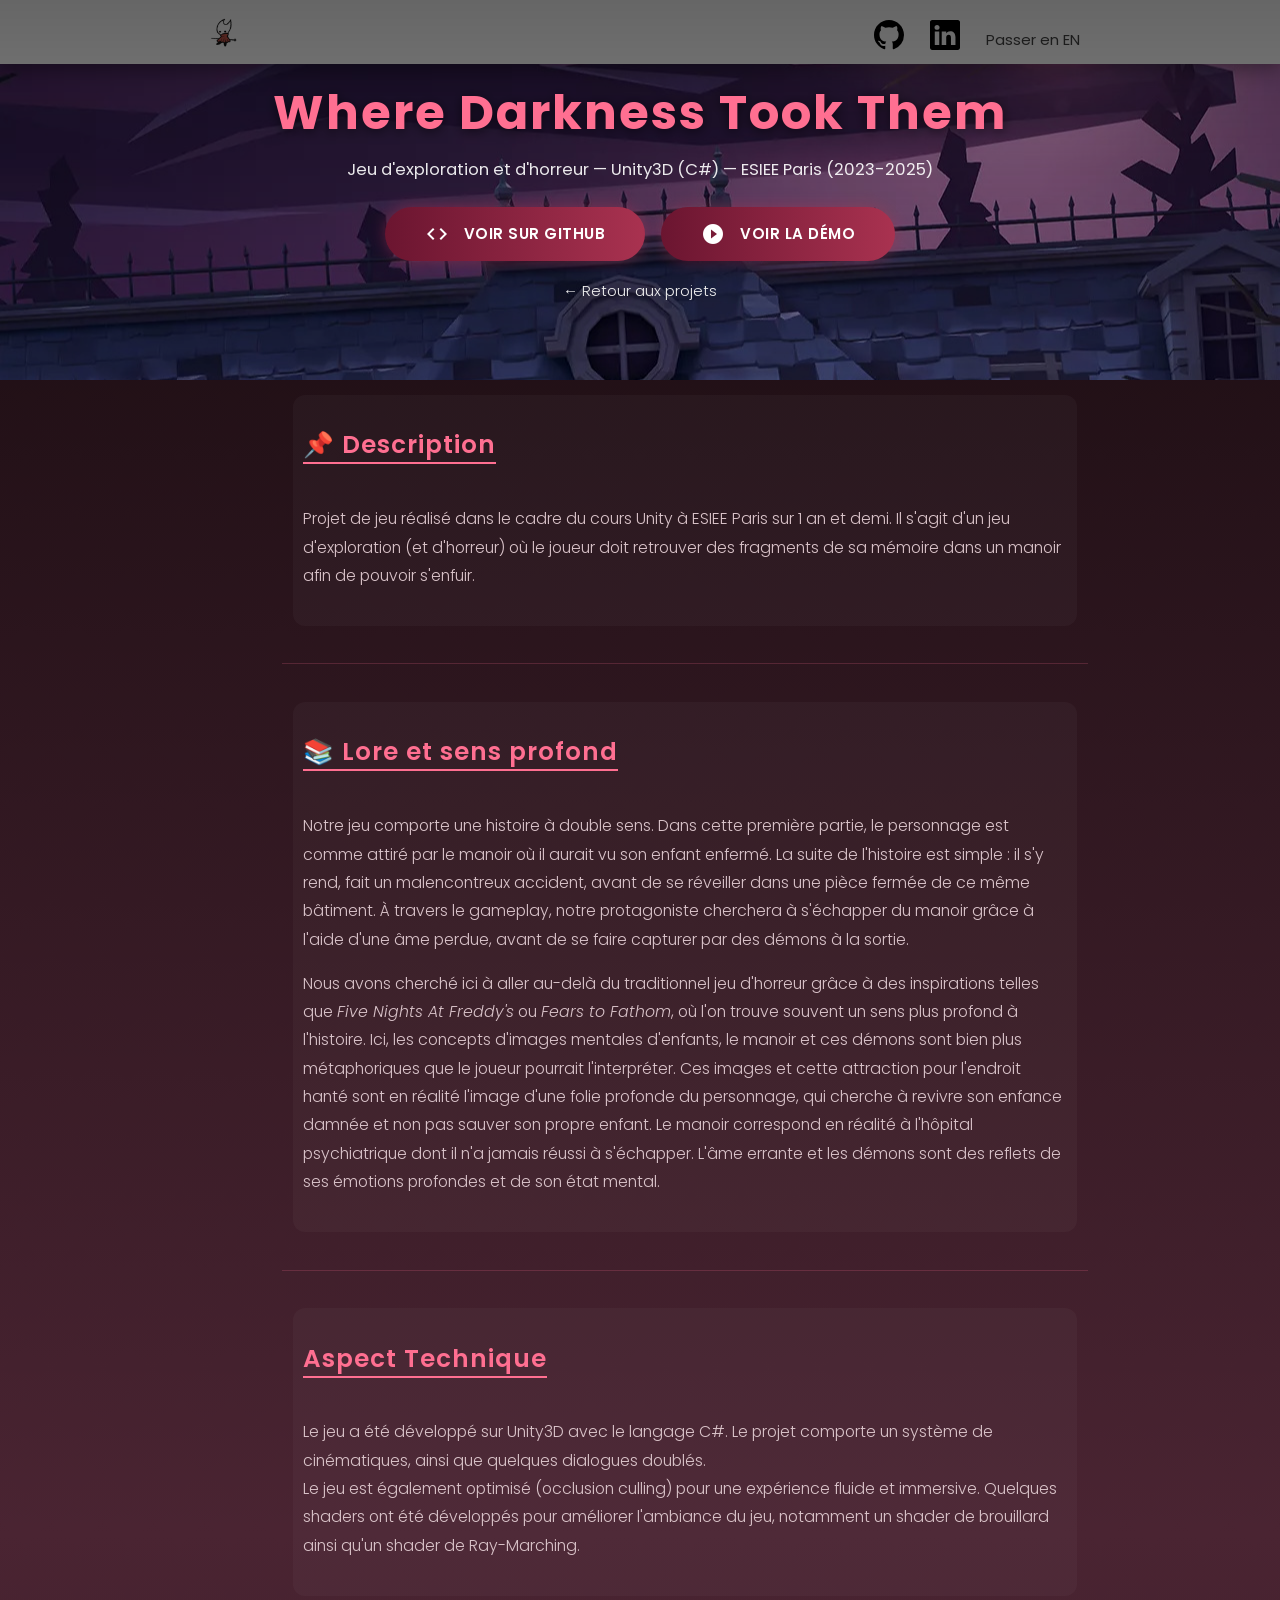
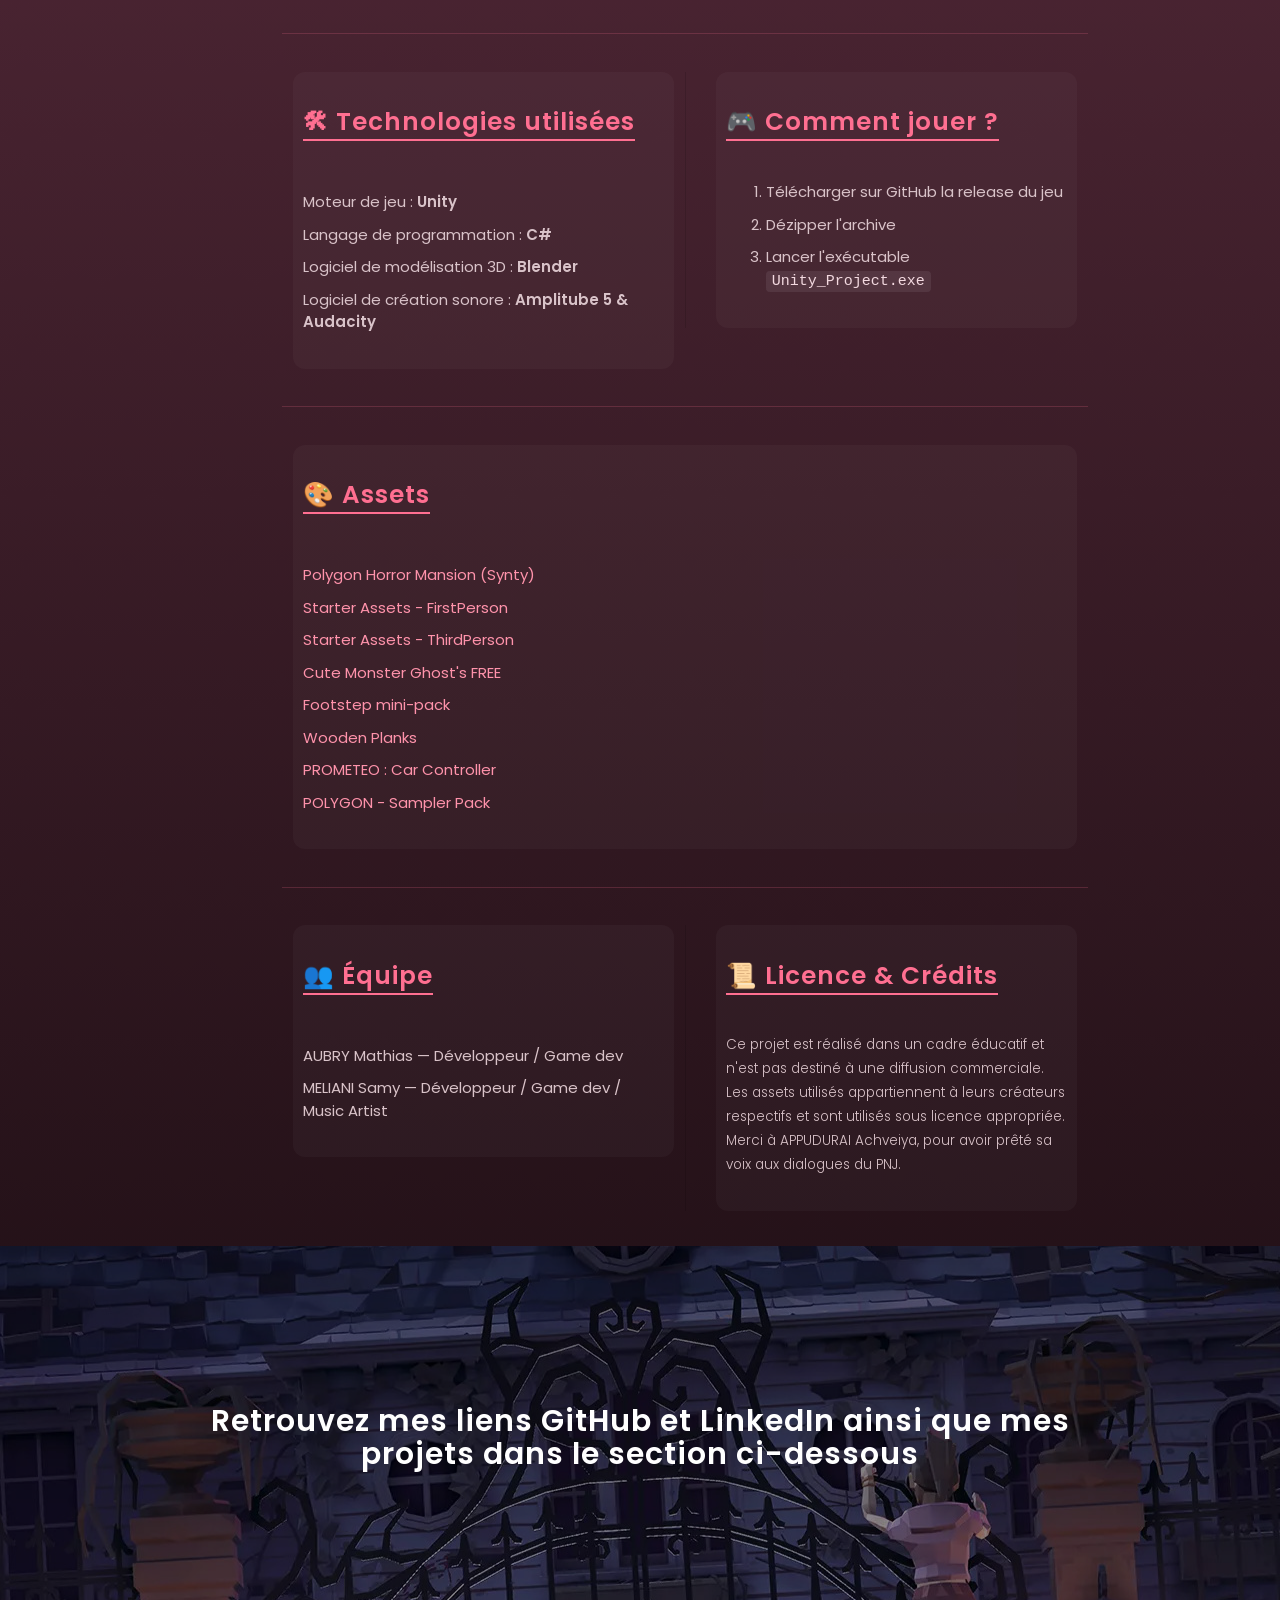
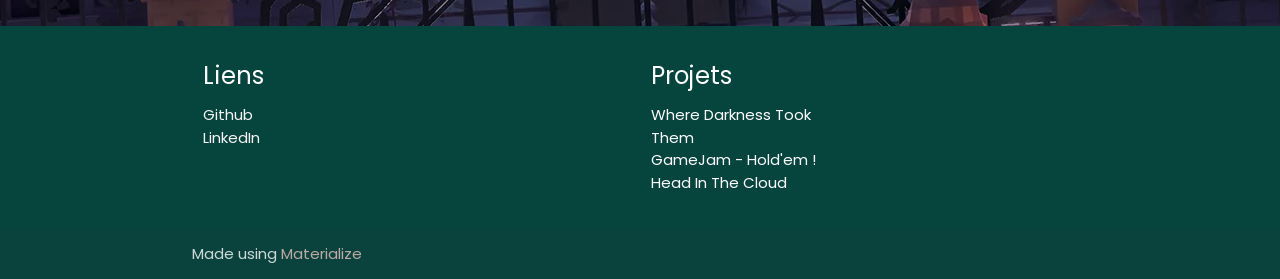
<file: 1_WDTT.html>
<!DOCTYPE html>
<html lang="fr">

<head>
  <meta http-equiv="Content-Type" content="text/html; charset=UTF-8" />
  <meta name="viewport" content="width=device-width, initial-scale=1" />
  <link href="https://fonts.googleapis.com/css2?family=Poppins:wght@300;400;600;700&display=swap" rel="stylesheet">
  <title>AUBRY Mathias - Where Darkness Took Them</title>
  <link rel="icon" type="image/x-icon" href="img/myBigCrane.png">
  <!-- CSS  -->
  <link href="https://fonts.googleapis.com/icon?family=Material+Icons" rel="stylesheet">
  <link href="css/materialize.css" type="text/css" rel="stylesheet" media="screen,projection" />
  <link href="css/style.css" type="text/css" rel="stylesheet" media="screen,projection" />
  <link href="css/style_WDTT.css" type="text/css" rel="stylesheet" media="screen,projection" />
  <style>
    /* Séparateur vertical entre deux colonnes côte à côte (à partir du breakpoint medium) */
    @media (min-width: 601px) {
      .row .col.m6 + .col.m6 {
        border-left: 1px solid rgba(0, 0, 0, 0.12);
        padding-left: 2rem;
      }
    }
  </style>
</head>

<body>
  <div class="navbar-fixed">
  <nav class="white" role="navigation">
    <div class="nav-wrapper container">

      <!-- Logo -->
      <a id="logo-container" href="index.html" class="brand-logo">
        <img src="img/myBigCrane.png" alt="MyLogo" class="logo-img">
      </a>

      <!-- Menu Desktop -->
      <ul class="right hide-on-med-and-down boutons_navbar">
        <li>
          <a href="https://github.com/Mathatou/" target="_blank" aria-label="GitHub">
            <svg class="nav-icon" xmlns="http://www.w3.org/2000/svg"
                 fill="currentColor" viewBox="0 0 16 16">
              <path d="M8 0C3.58 0 0 3.58 0 8c0 3.54 2.29 6.53 5.47 
              7.59.4.07.55-.17.55-.38 0-.19-.01-.82-.01-1.49
              -2.01.37-2.53-.49-2.69-.94-.09-.23-.48-.94
              -.82-1.13-.28-.15-.68-.52-.01-.53.63-.01
              1.08.58 1.23.82.72 1.21 1.87.87 2.33.66.07
              -.52.28-.87.51-1.07-1.78-.2-3.64-.89
              -3.64-3.95 0-.87.31-1.59.82-2.15
              -.08-.2-.36-1.02.08-2.12 0 0 .67-.21
              2.2.82.64-.18 1.32-.27 2-.27s1.36.09
              2 .27c1.53-1.04 2.2-.82 2.2-.82.44
              1.1.16 1.92.08 2.12.51.56.82
              1.27.82 2.15 0 3.07-1.87
              3.75-3.65 3.95.29.25.54.73.54
              1.48 0 1.07-.01 1.93-.01
              2.2 0 .21.15.46.55.38A8.01
              8.01 0 0 0 16 8c0-4.42-3.58-8-8-8"/>
            </svg>
          </a>
        </li>

        <li>
          <a href="https://www.linkedin.com/in/mathias-aubry/" target="_blank" aria-label="LinkedIn">
            <svg class="nav-icon" xmlns="http://www.w3.org/2000/svg"
                 fill="currentColor" viewBox="0 0 16 16">
              <path d="M0 1.146C0 .513.526 0 1.175 0h13.65C15.474 0 
              16 .513 16 1.146v13.708c0 .633-.526 
              1.146-1.175 1.146H1.175C.526 16 
              0 15.487 0 14.854zM4.943 
              13.394V6.169H2.542v7.225zm-1.2-8.212c.837 
              0 1.358-.554 1.358-1.248-.015-.709-.52
              -1.248-1.342-1.248S2.4 3.226 
              2.4 3.934c0 .694.521 1.248 
              1.327 1.248zm4.908 
              8.212V9.359c0-.216.016-.432.08
              -.586.173-.431.568-.878 
              1.232-.878.869 0 1.216.662 
              1.216 1.634v3.865h2.401V9.25
              c0-2.22-1.184-3.252-2.764
              -3.252-1.274 0-1.845.7-2.165
              1.193v.025h-.016l.016-.025
              V6.169h-2.4c.03.678 0 
              7.225 0 7.225z"/>
            </svg>
          </a>
        </li>

        <li><a href="index_en.html">Passer en EN</a></li>

      </ul>

      <!-- Mobile -->
      <ul id="nav-mobile" class="sidenav">
        <li><a href="index_en.html">Passer en EN</a></li>
      </ul>

      <a href="#" data-target="nav-mobile" class="sidenav-trigger">
        <i class="material-icons">menu</i>
      </a>

    </div>
  </nav>

  <div id="index-banner" class="parallax-container">
    <div class="overlay"></div>
    <div class="section no-pad-bot" style="padding-left: 0px;">
      <div class="container">
        <br><br>
        <h1 class="header center teal-text text-lighten-2">Where Darkness Took Them</h1>
        <p class="header center light" style="font-size: 1.1rem; margin-top: -10px;">
         <b> Jeu d'exploration et d'horreur — Unity3D (C#) — ESIEE Paris (2023-2025) </b>
        </p>
        <div class="row center" style="margin-bottom: 0;">
          <a href="https://github.com/Mathatou/Unity_Project_WDTT" target="_blank"
            class="btn-large waves-effect waves-light teal lighten-1" style="margin: 6px;">
            <i class="material-icons left">code</i>Voir sur GitHub
          </a>
          <a href="https://www.youtube.com/watch?v=2dAnTD_pAfQ" target="_blank"
            class="btn-large waves-effect waves-light teal lighten-1" style="margin: 6px;">
            <i class="material-icons left">play_circle_filled</i>Voir la démo
          </a>
        </div>
        <div class="row center" style="margin-top: 24px;">
          <a href="index.html" class="light grey-text text-lighten-3">&larr; Retour aux projets</a>
        </div>
        <br>
      </div>
    </div>
    <div class="parallax"><img src="./img/wdtt2.jpg" alt="Where Darkness Took Them background"></div>
  </div>


  <div class="container">
    <div class="section">

      <div class="row">
        <div class="col s12">
          <div class="icon-block">
            <h5 class="section-title">📌 Description</h5>
            <p class="light">
              Projet de jeu réalisé dans le cadre du cours Unity à ESIEE Paris sur 1 an et demi. Il s'agit d'un jeu d'exploration (et
              d'horreur) où le joueur doit retrouver des fragments de sa mémoire dans un manoir afin de pouvoir
              s'enfuir.
            </p>
          </div>
        </div>
      </div>

      <div class="divider" style="margin: 2.5rem 0;"></div>

      <div class="row">
        <div class="col s12">
          <div class="icon-block">
            <h5 class="section-title">📚 Lore et sens profond</h5>
            <p class="light">
              Notre jeu comporte une histoire à double sens. Dans cette première partie, le personnage est comme
              attiré par le manoir où il aurait vu son enfant enfermé. La suite de l'histoire est simple : il s'y
              rend, fait un malencontreux accident, avant de se réveiller dans une pièce fermée de ce même bâtiment.
              À travers le gameplay, notre protagoniste cherchera à s'échapper du manoir grâce à l'aide d'une âme
              perdue, avant de se faire capturer par des démons à la sortie.
            </p>
            <p class="light">
              Nous avons cherché ici à aller au-delà du traditionnel jeu d'horreur grâce à des inspirations telles
              que <i>Five Nights At Freddy's</i> ou <i>Fears to Fathom</i>, où l'on trouve souvent un sens plus
              profond à l'histoire. Ici, les concepts d'images mentales d'enfants, le manoir et ces démons sont bien
              plus métaphoriques que le joueur pourrait l'interpréter. Ces images et cette attraction pour l'endroit
              hanté sont en réalité l'image d'une folie profonde du personnage, qui cherche à revivre son enfance
              damnée et non pas sauver son propre enfant. Le manoir correspond en réalité à l'hôpital psychiatrique
              dont il n'a jamais réussi à s'échapper. L'âme errante et les démons sont des reflets de ses émotions
              profondes et de son état mental.
            </p>
          </div>
        </div>
      </div>

      <div class="divider" style="margin: 2.5rem 0;"></div>
      <div class="row">
        <div class="col s12">
          <div class="icon-block">
            <h5 class="section-title"> Aspect Technique</h5>
            <p class="light">
              Le jeu a été développé sur Unity3D avec le langage C#. Le projet comporte 
              un système de cinématiques, ainsi que quelques dialogues doublés.<br>
              Le jeu est également optimisé (occlusion culling) pour une expérience fluide et immersive.
              Quelques shaders ont été développés pour améliorer l'ambiance du jeu, notamment un shader de brouillard ainsi qu'un shader de Ray-Marching.
            </p>
          </div>
        </div>
      </div>
      <div class="divider" style="margin: 2.5rem 0;"></div>

      <div class="row">
        <div class="col s12 m6">
          <div class="icon-block">
            <h5 class="section-title">🛠 Technologies utilisées</h5>
            <ul class="light">
              <li>Moteur de jeu : <b>Unity</b></li>
              <li>Langage de programmation : <b>C#</b></li>
              <li>Logiciel de modélisation 3D : <b>Blender</b></li>
              <li>Logiciel de création sonore : <b>Amplitube 5 & Audacity</b></li>
            </ul>
          </div>
        </div>

        <div class="col s12 m6">
          <div class="icon-block">
            <h5 class="section-title">🎮 Comment jouer ?</h5>
            <ol class="light">
              <li>Télécharger sur GitHub la release du jeu</li>
              <li>Dézipper l'archive</li>
              <li>Lancer l'exécutable <code>Unity_Project.exe</code></li>
            </ol>
          </div>
        </div>
      </div>

      <div class="divider" style="margin: 2.5rem 0;"></div>

      <div class="row">
        <div class="col s12">
          <div class="icon-block">
            <h5 class="section-title">🎨 Assets</h5>
            <ul class="light">
              <li><a href="https://assetstore.unity.com/packages/3d/environments/fantasy/polygon-horror-mansion-low-poly-3d-art-by-synty-213346" target="_blank">Polygon Horror Mansion (Synty)</a></li>
              <li><a href="https://assetstore.unity.com/packages/essentials/starter-assets-firstperson-updates-in-new-charactercontroller-pa-196525" target="_blank">Starter Assets - FirstPerson</a></li>
              <li><a href="https://assetstore.unity.com/packages/essentials/starter-assets-thirdperson-updates-in-new-charactercontroller-pa-196526" target="_blank">Starter Assets - ThirdPerson</a></li>
              <li><a href="https://assetstore.unity.com/packages/3d/characters/creatures/cute-monster-ghost-s-free-308550" target="_blank">Cute Monster Ghost's FREE</a></li>
              <li><a href="https://assetstore.unity.com/packages/audio/sound-fx/foley/footsteps-mini-sound-pack-307682" target="_blank">Footstep mini-pack</a></li>
              <li><a href="https://assetstore.unity.com/packages/3d/props/industrial/wooden-planks-various-308365" target="_blank">Wooden Planks</a></li>
              <li><a href="https://assetstore.unity.com/packages/tools/physics/prometeo-car-controller-209444" target="_blank">PROMETEO : Car Controller</a></li>
              <li><a href="https://assetstore.unity.com/packages/3d/environments/polygon-sampler-pack-207048" target="_blank">POLYGON - Sampler Pack</a></li>
            </ul>
          </div>
        </div>
      </div>

      <div class="divider" style="margin: 2.5rem 0;"></div>

      <div class="row">
        <div class="col s12 m6">
          <div class="icon-block">
            <h5 class="section-title">👥 Équipe</h5>
            <ul class="light">
              <li>AUBRY Mathias — Développeur / Game dev</li>
              <li>MELIANI Samy — Développeur / Game dev / Music Artist</li>
            </ul>
          </div>
        </div>

        <div class="col s12 m6">
          <div class="icon-block">
            <h5 class="section-title">📜 Licence &amp; Crédits</h5>
            <p class="light" style="font-size: .9rem; line-height: 1.6rem;">
              Ce projet est réalisé dans un cadre éducatif et n'est pas destiné à une diffusion commerciale. Les
              assets utilisés appartiennent à leurs créateurs respectifs et sont utilisés sous licence appropriée.
              Merci à APPUDURAI Achveiya, pour avoir prêté sa voix aux dialogues du
              PNJ.
            </p>
          </div>
        </div>
      </div>

    </div>
  </div>

  <div class="parallax-container valign-wrapper">
    <div class="overlay"></div>
    <div class="section no-pad-bot" style="padding-left: 0px;">
      <div class="container">
        <div class="row center">
          <h4 class="header col s12 light">Retrouvez mes liens GitHub et LinkedIn ainsi que mes projets dans le section
            ci-dessous</h4>
        </div>
      </div>
    </div>
    <div class="parallax"><img src="./img/wdtt2.jpg" alt="Unsplashed background img 3"></div>
  </div>

  <footer class="page-footer teal">
    <div class="container">
      <div class="row">
        <div class="col l6 s12">
          <h5 class="white-text">Liens</h5>
          <ul>
            <li>
              <a class="grey-text text-lighten-4" href="https://github.com/Mathatou">Github</a>
            </li>
            <li>
              <a class="grey-text text-lighten-4" href="https://www.linkedin.com/in/mathias-aubry/">LinkedIn</a>
            </li>
          </ul>


        </div>
        <div class="col l3 s12">
          <h5 class="white-text">Projets</h5>
          <ul>
            <li><a class="white-text" href="https://github.com/Mathatou/Unity_Project_WDTT">Where Darkness Took
                Them</a></li>
            <li><a class="white-text" href="https://github.com/Mathatou/Gamejam">GameJam - Hold'em !</a></li>
            <li><a class="white-text" href="https://github.com/Mathatou/HeadInTheCloud">Head In The Cloud</a></li>

          </ul>
        </div>
      </div>
    </div>
    <div class="footer-copyright">
      <div class="container">
        Made using <a class="brown-text text-lighten-3" href="http://materializecss.com">Materialize</a>
      </div>
    </div>
  </footer>


  <!--  Scripts-->
  <script src="https://code.jquery.com/jquery-2.1.1.min.js"></script>
  <script src="js/materialize.js"></script>
  <script src="js/init.js"></script>

</body>

</html>
</file>
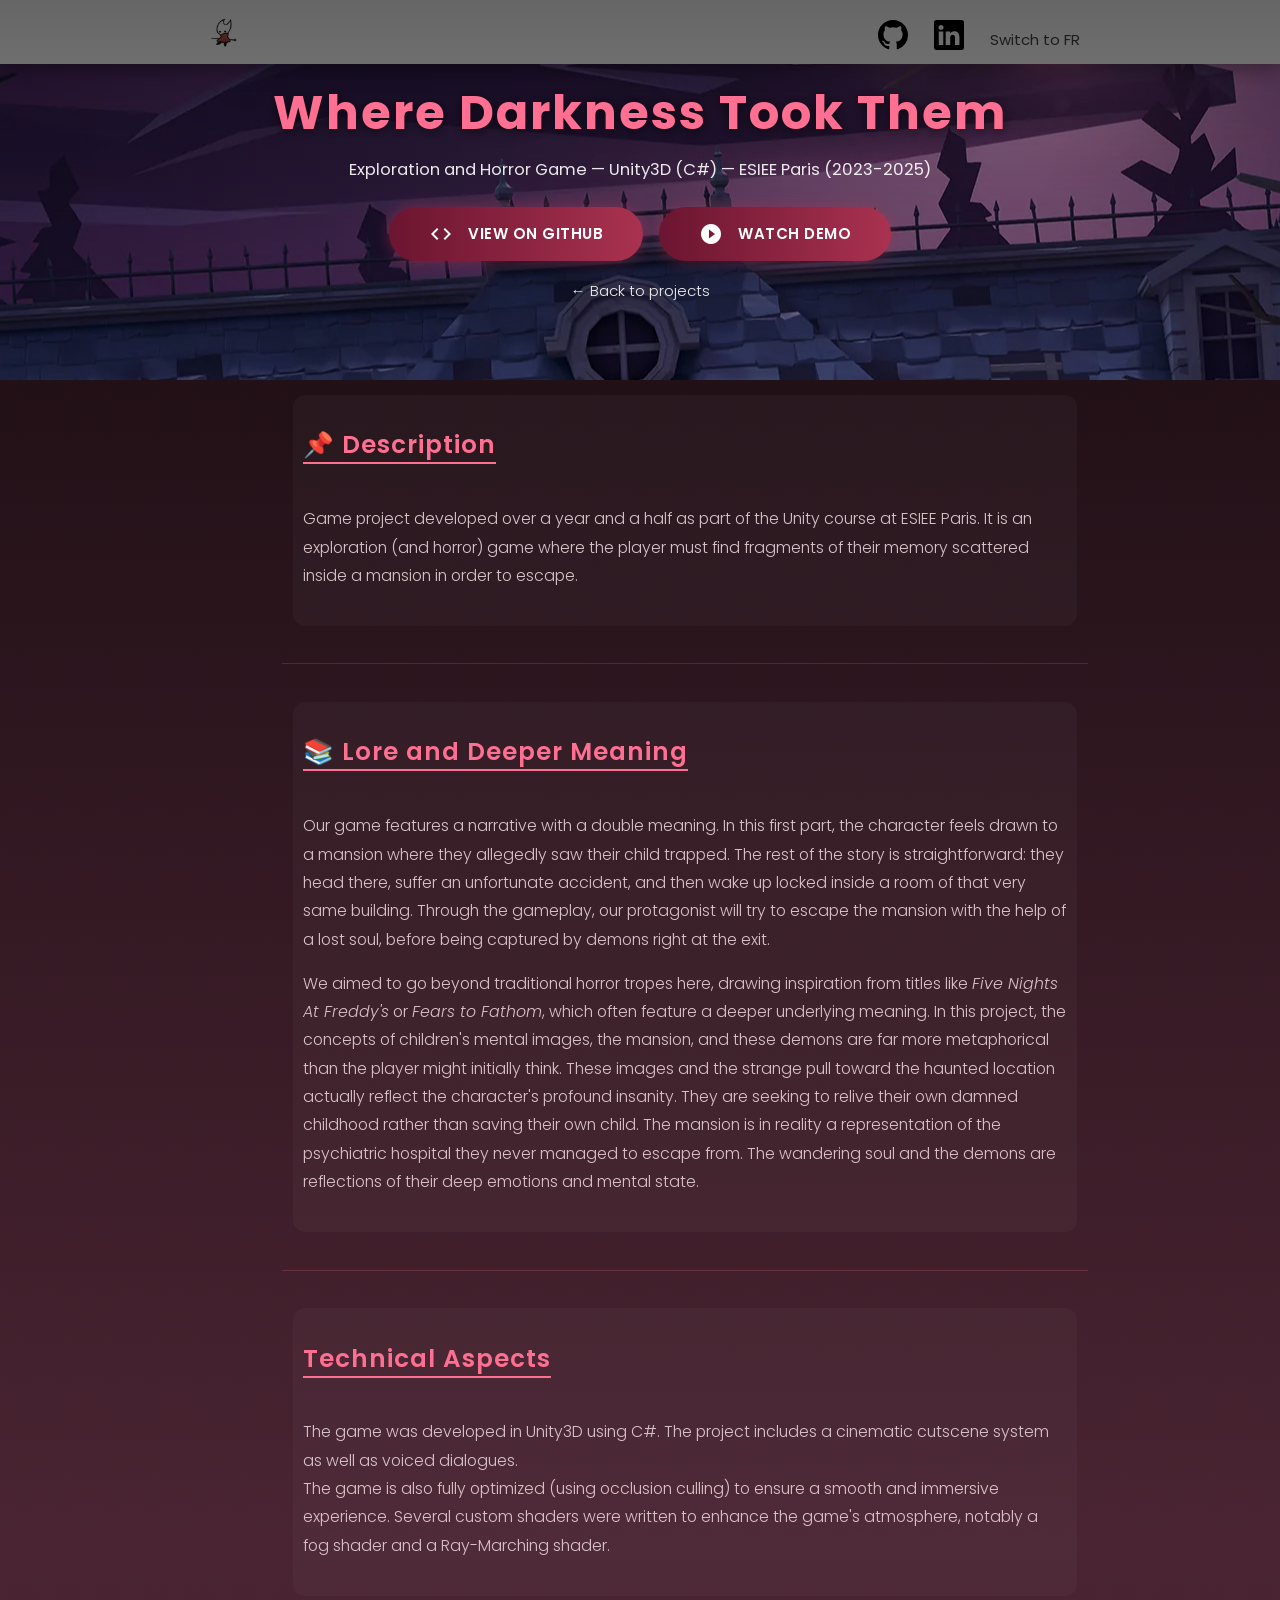
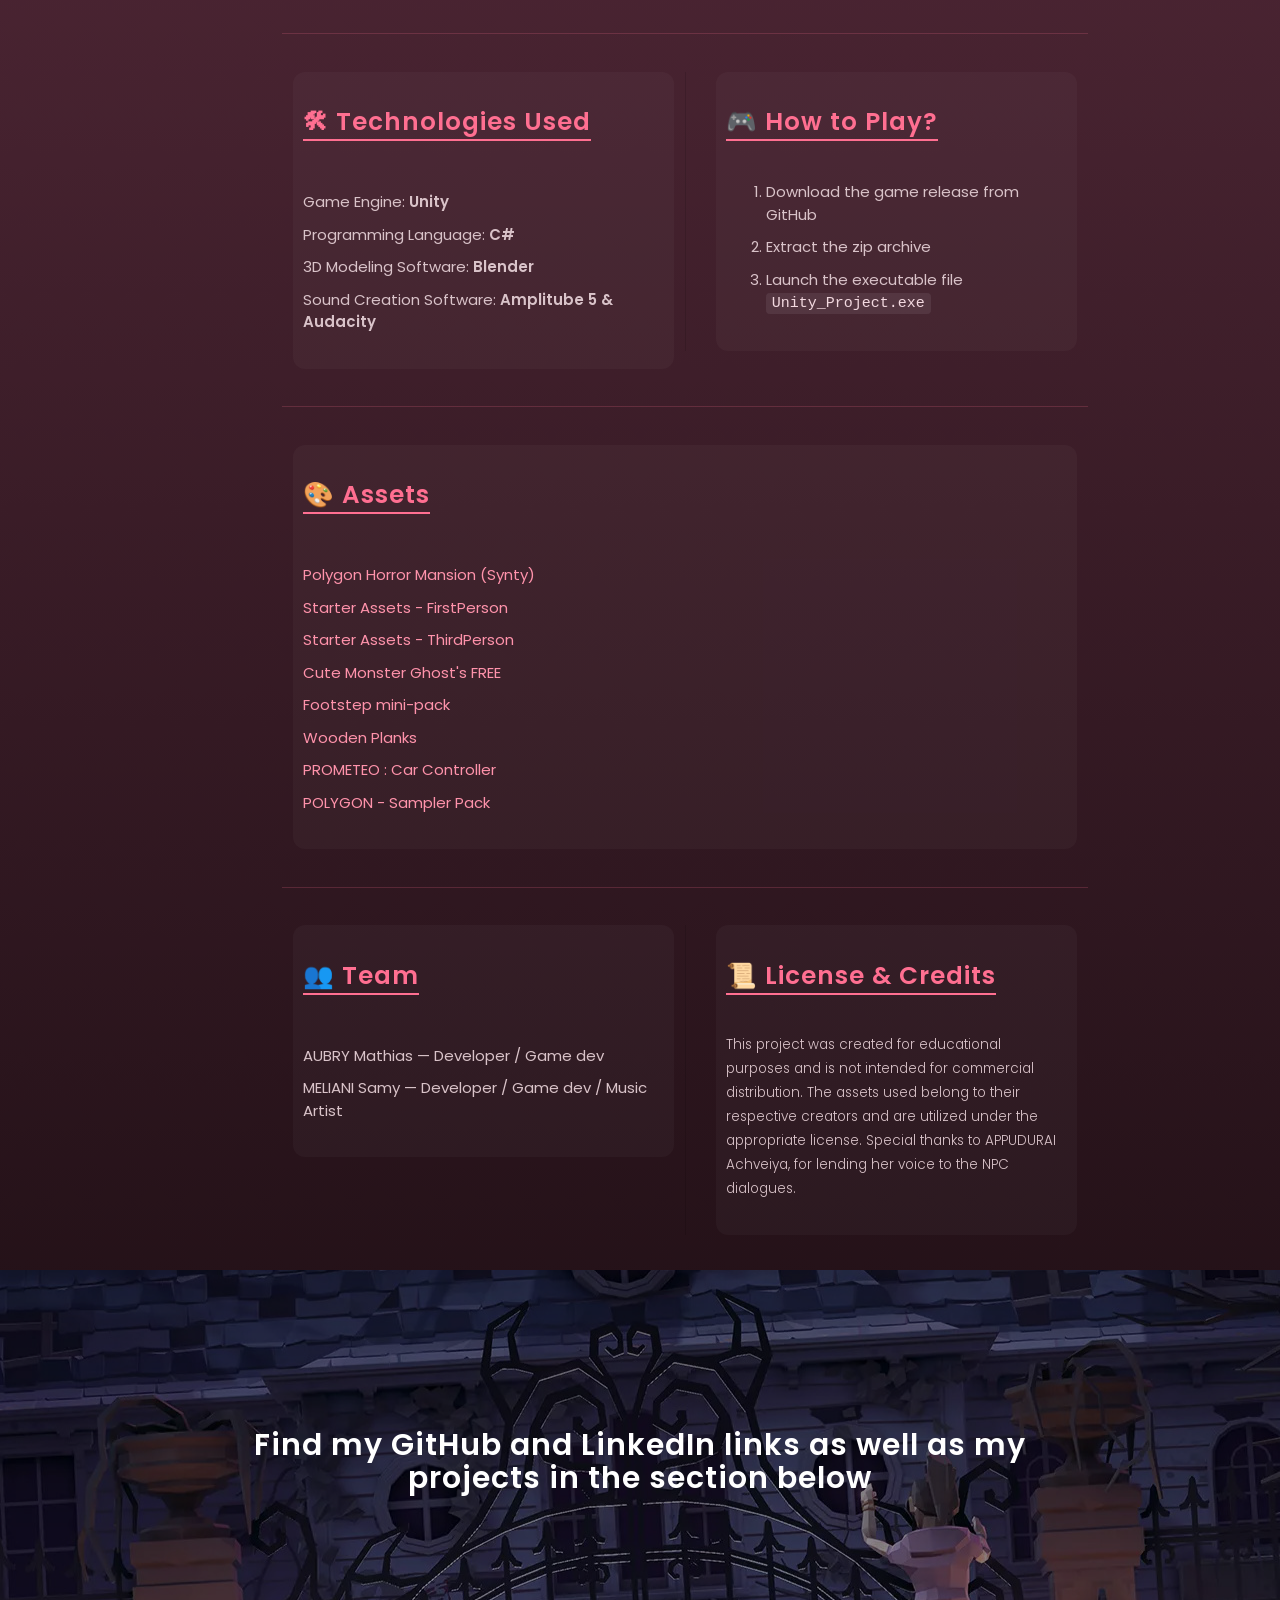
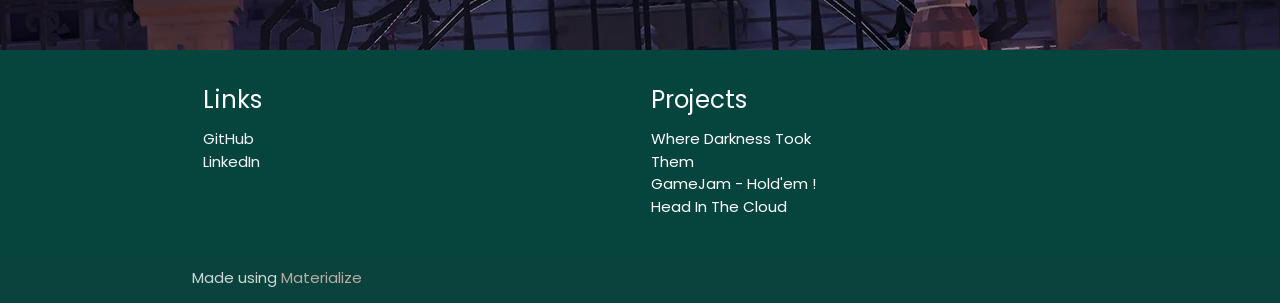
<file: 1_WDTT_en.html>
<!DOCTYPE html>
<html lang="en">

<head>
  <meta http-equiv="Content-Type" content="text/html; charset=UTF-8" />
  <meta name="viewport" content="width=device-width, initial-scale=1" />
  <link href="https://fonts.googleapis.com/css2?family=Poppins:wght@300;400;600;700&display=swap" rel="stylesheet">
  <title>AUBRY Mathias - Where Darkness Took Them</title>
  <link rel="icon" type="image/x-icon" href="img/myBigCrane.png">
  <!-- CSS  -->
  <link href="https://fonts.googleapis.com/icon?family=Material+Icons" rel="stylesheet">
  <link href="css/materialize.css" type="text/css" rel="stylesheet" media="screen,projection" />
  <link href="css/style.css" type="text/css" rel="stylesheet" media="screen,projection" />
  <link href="css/style_WDTT.css" type="text/css" rel="stylesheet" media="screen,projection" />
  <style>
    /* Vertical divider between two side-by-side columns (from medium breakpoint up) */
    @media (min-width: 601px) {
      .row .col.m6 + .col.m6 {
        border-left: 1px solid rgba(0, 0, 0, 0.12);
        padding-left: 2rem;
      }
    }
  </style>
</head>

<body>
  <div class="navbar-fixed">
  <nav class="white" role="navigation">
    <div class="nav-wrapper container">

      <!-- Logo -->
      <a id="logo-container" href="index_en.html" class="brand-logo">
        <img src="img/myBigCrane.png" alt="MyLogo" class="logo-img">
      </a>

      <!-- Desktop Menu -->
      <ul class="right hide-on-med-and-down boutons_navbar">
        <li>
          <a href="https://github.com/Mathatou/" target="_blank" aria-label="GitHub">
            <svg class="nav-icon" xmlns="http://www.w3.org/2000/svg"
                 fill="currentColor" viewBox="0 0 16 16">
              <path d="M8 0C3.58 0 0 3.58 0 8c0 3.54 2.29 6.53 5.47 
              7.59.4.07.55-.17.55-.38 0-.19-.01-.82-.01-1.49
              -2.01.37-2.53-.49-2.69-.94-.09-.23-.48-.94
              -.82-1.13-.28-.15-.68-.52-.01-.53.63-.01
              1.08.58 1.23.82.72 1.21 1.87.87 2.33.66.07
              -.52.28-.87.51-1.07-1.78-.2-3.64-.89
              -3.64-3.95 0-.87.31-1.59.82-2.15
              -.08-.2-.36-1.02.08-2.12 0 0 .67-.21
              2.2.82.64-.18 1.32-.27 2-.27s1.36.09
              2 .27c1.53-1.04 2.2-.82 2.2-.82.44
              1.1.16 1.92.08 2.12.51.56.82
              1.27.82 2.15 0 3.07-1.87
              3.75-3.65 3.95.29.25.54.73.54
              1.48 0 1.07-.01 1.93-.01
              2.2 0 .21.15.46.55.38A8.01
              8.01 0 0 0 16 8c0-4.42-3.58-8-8-8"/>
            </svg>
          </a>
        </li>

        <li>
          <a href="https://www.linkedin.com/in/mathias-aubry/" target="_blank" aria-label="LinkedIn">
            <svg class="nav-icon" xmlns="http://www.w3.org/2000/svg"
                 fill="currentColor" viewBox="0 0 16 16">
              <path d="M0 1.146C0 .513.526 0 1.175 0h13.65C15.474 0 
              16 .513 16 1.146v13.708c0 .633-.526 
              1.146-1.175 1.146H1.175C.526 16 
              0 15.487 0 14.854zM4.943 
              13.394V6.169H2.542v7.225zm-1.2-8.212c.837 
              0 1.358-.554 1.358-1.248-.015-.709-.52
              -1.248-1.342-1.248S2.4 3.226 
              2.4 3.934c0 .694.521 1.248 
              1.327 1.248zm4.908 
              8.212V9.359c0-.216.016-.432.08
              -.586.173-.431.568-.878 
              1.232-.878.869 0 1.216.662 
              1.216 1.634v3.865h2.401V9.25
              c0-2.22-1.184-3.252-2.764
              -3.252-1.274 0-1.845.7-2.165
              1.193v.025h-.016l.016-.025
              V6.169h-2.4c.03.678 0 
              7.225 0 7.225z"/>
            </svg>
          </a>
        </li>

        <li><a href="index.html">Switch to FR</a></li>

      </ul>

      <!-- Mobile -->
      <ul id="nav-mobile" class="sidenav">
        <li><a href="index.html">Switch to FR</a></li>
      </ul>

      <a href="#" data-target="nav-mobile" class="sidenav-trigger">
        <i class="material-icons">menu</i>
      </a>

    </div>
  </nav>

  <div id="index-banner" class="parallax-container">
    <div class="overlay"></div>
    <div class="section no-pad-bot" style="padding-left: 0px;">
      <div class="container">
        <br><br>
        <h1 class="header center teal-text text-lighten-2">Where Darkness Took Them</h1>
        <p class="header center light" style="font-size: 1.1rem; margin-top: -10px;">
         <b> Exploration and Horror Game — Unity3D (C#) — ESIEE Paris (2023-2025) </b>
        </p>
        <div class="row center" style="margin-bottom: 0;">
          <a href="https://github.com/Mathatou/Unity_Project_WDTT" target="_blank"
            class="btn-large waves-effect waves-light teal lighten-1" style="margin: 6px;">
            <i class="material-icons left">code</i>View on GitHub
          </a>
          <a href="https://www.youtube.com/watch?v=2dAnTD_pAfQ" target="_blank"
            class="btn-large waves-effect waves-light teal lighten-1" style="margin: 6px;">
            <i class="material-icons left">play_circle_filled</i>Watch Demo
          </a>
        </div>
        <div class="row center" style="margin-top: 24px;">
          <a href="index_en.html" class="light grey-text text-lighten-3">&larr; Back to projects</a>
        </div>
        <br>
      </div>
    </div>
    <div class="parallax"><img src="./img/wdtt2.jpg" alt="Where Darkness Took Them background"></div>
  </div>


  <div class="container">
    <div class="section">

      <div class="row">
        <div class="col s12">
          <div class="icon-block">
            <h5 class="section-title">📌 Description</h5>
            <p class="light">
              Game project developed over a year and a half as part of the Unity course at ESIEE Paris. It is an exploration (and horror) game where the player must find fragments of their memory scattered inside a mansion in order to escape.
            </p>
          </div>
        </div>
      </div>

      <div class="divider" style="margin: 2.5rem 0;"></div>

      <div class="row">
        <div class="col s12">
          <div class="icon-block">
            <h5 class="section-title">📚 Lore and Deeper Meaning</h5>
            <p class="light">
              Our game features a narrative with a double meaning. In this first part, the character feels drawn to a mansion where they allegedly saw their child trapped. The rest of the story is straightforward: they head there, suffer an unfortunate accident, and then wake up locked inside a room of that very same building. Through the gameplay, our protagonist will try to escape the mansion with the help of a lost soul, before being captured by demons right at the exit.
            </p>
            <p class="light">
              We aimed to go beyond traditional horror tropes here, drawing inspiration from titles like <i>Five Nights At Freddy's</i> or <i>Fears to Fathom</i>, which often feature a deeper underlying meaning. In this project, the concepts of children's mental images, the mansion, and these demons are far more metaphorical than the player might initially think. These images and the strange pull toward the haunted location actually reflect the character's profound insanity. They are seeking to relive their own damned childhood rather than saving their own child. The mansion is in reality a representation of the psychiatric hospital they never managed to escape from. The wandering soul and the demons are reflections of their deep emotions and mental state.
            </p>
          </div>
        </div>
      </div>

      <div class="divider" style="margin: 2.5rem 0;"></div>
      <div class="row">
        <div class="col s12">
          <div class="icon-block">
            <h5 class="section-title"> Technical Aspects</h5>
            <p class="light">
              The game was developed in Unity3D using C#. The project includes a cinematic cutscene system as well as voiced dialogues.<br>
              The game is also fully optimized (using occlusion culling) to ensure a smooth and immersive experience. Several custom shaders were written to enhance the game's atmosphere, notably a fog shader and a Ray-Marching shader.
            </p>
          </div>
        </div>
      </div>
      <div class="divider" style="margin: 2.5rem 0;"></div>

      <div class="row">
        <div class="col s12 m6">
          <div class="icon-block">
            <h5 class="section-title">🛠 Technologies Used</h5>
            <ul class="light">
              <li>Game Engine: <b>Unity</b></li>
              <li>Programming Language: <b>C#</b></li>
              <li>3D Modeling Software: <b>Blender</b></li>
              <li>Sound Creation Software: <b>Amplitube 5 &amp; Audacity</b></li>
            </ul>
          </div>
        </div>

        <div class="col s12 m6">
          <div class="icon-block">
            <h5 class="section-title">🎮 How to Play?</h5>
            <ol class="light">
              <li>Download the game release from GitHub</li>
              <li>Extract the zip archive</li>
              <li>Launch the executable file <code>Unity_Project.exe</code></li>
            </ol>
          </div>
        </div>
      </div>

      <div class="divider" style="margin: 2.5rem 0;"></div>

      <div class="row">
        <div class="col s12">
          <div class="icon-block">
            <h5 class="section-title">🎨 Assets</h5>
            <ul class="light">
              <li><a href="https://assetstore.unity.com/packages/3d/environments/fantasy/polygon-horror-mansion-low-poly-3d-art-by-synty-213346" target="_blank">Polygon Horror Mansion (Synty)</a></li>
              <li><a href="https://assetstore.unity.com/packages/essentials/starter-assets-firstperson-updates-in-new-charactercontroller-pa-196525" target="_blank">Starter Assets - FirstPerson</a></li>
              <li><a href="https://assetstore.unity.com/packages/essentials/starter-assets-thirdperson-updates-in-new-charactercontroller-pa-196526" target="_blank">Starter Assets - ThirdPerson</a></li>
              <li><a href="https://assetstore.unity.com/packages/3d/characters/creatures/cute-monster-ghost-s-free-308550" target="_blank">Cute Monster Ghost's FREE</a></li>
              <li><a href="https://assetstore.unity.com/packages/audio/sound-fx/foley/footsteps-mini-sound-pack-307682" target="_blank">Footstep mini-pack</a></li>
              <li><a href="https://assetstore.unity.com/packages/3d/props/industrial/wooden-planks-various-308365" target="_blank">Wooden Planks</a></li>
              <li><a href="https://assetstore.unity.com/packages/tools/physics/prometeo-car-controller-209444" target="_blank">PROMETEO : Car Controller</a></li>
              <li><a href="https://assetstore.unity.com/packages/3d/environments/polygon-sampler-pack-207048" target="_blank">POLYGON - Sampler Pack</a></li>
            </ul>
          </div>
        </div>
      </div>

      <div class="divider" style="margin: 2.5rem 0;"></div>

      <div class="row">
        <div class="col s12 m6">
          <div class="icon-block">
            <h5 class="section-title">👥 Team</h5>
            <ul class="light">
              <li>AUBRY Mathias — Developer / Game dev</li>
              <li>MELIANI Samy — Developer / Game dev / Music Artist</li>
            </ul>
          </div>
        </div>

        <div class="col s12 m6">
          <div class="icon-block">
            <h5 class="section-title">📜 License &amp; Credits</h5>
            <p class="light" style="font-size: .9rem; line-height: 1.6rem;">
              This project was created for educational purposes and is not intended for commercial distribution. The assets used belong to their respective creators and are utilized under the appropriate license. Special thanks to APPUDURAI Achveiya, for lending her voice to the NPC dialogues.
            </p>
          </div>
        </div>
      </div>

    </div>
  </div>

  <div class="parallax-container valign-wrapper">
    <div class="overlay"></div>
    <div class="section no-pad-bot" style="padding-left: 0px;">
      <div class="container">
        <div class="row center">
          <h4 class="header col s12 light">Find my GitHub and LinkedIn links as well as my projects in the section below</h4>
        </div>
      </div>
    </div>
    <div class="parallax"><img src="./img/wdtt2.jpg" alt="Unsplashed background img 3"></div>
  </div>

  <footer class="page-footer teal">
    <div class="container">
      <div class="row">
        <div class="col l6 s12">
          <h5 class="white-text">Links</h5>
          <ul>
            <li>
              <a class="grey-text text-lighten-4" href="https://github.com/Mathatou">GitHub</a>
            </li>
            <li>
              <a class="grey-text text-lighten-4" href="https://www.linkedin.com/in/mathias-aubry/">LinkedIn</a>
            </li>
          </ul>


        </div>
        <div class="col l3 s12">
          <h5 class="white-text">Projects</h5>
          <ul>
            <li><a class="white-text" href="https://github.com/Mathatou/Unity_Project_WDTT">Where Darkness Took
                Them</a></li>
            <li><a class="white-text" href="https://github.com/Mathatou/Gamejam">GameJam - Hold'em !</a></li>
            <li><a class="white-text" href="https://github.com/Mathatou/HeadInTheCloud">Head In The Cloud</a></li>

          </ul>
        </div>
      </div>
    </div>
    <div class="footer-copyright">
      <div class="container">
        Made using <a class="brown-text text-lighten-3" href="http://materializecss.com">Materialize</a>
      </div>
    </div>
  </footer>


  <!--  Scripts-->
  <script src="https://code.jquery.com/jquery-2.1.1.min.js"></script>
  <script src="js/materialize.js"></script>
  <script src="js/init.js"></script>

</body>

</html>
</file>
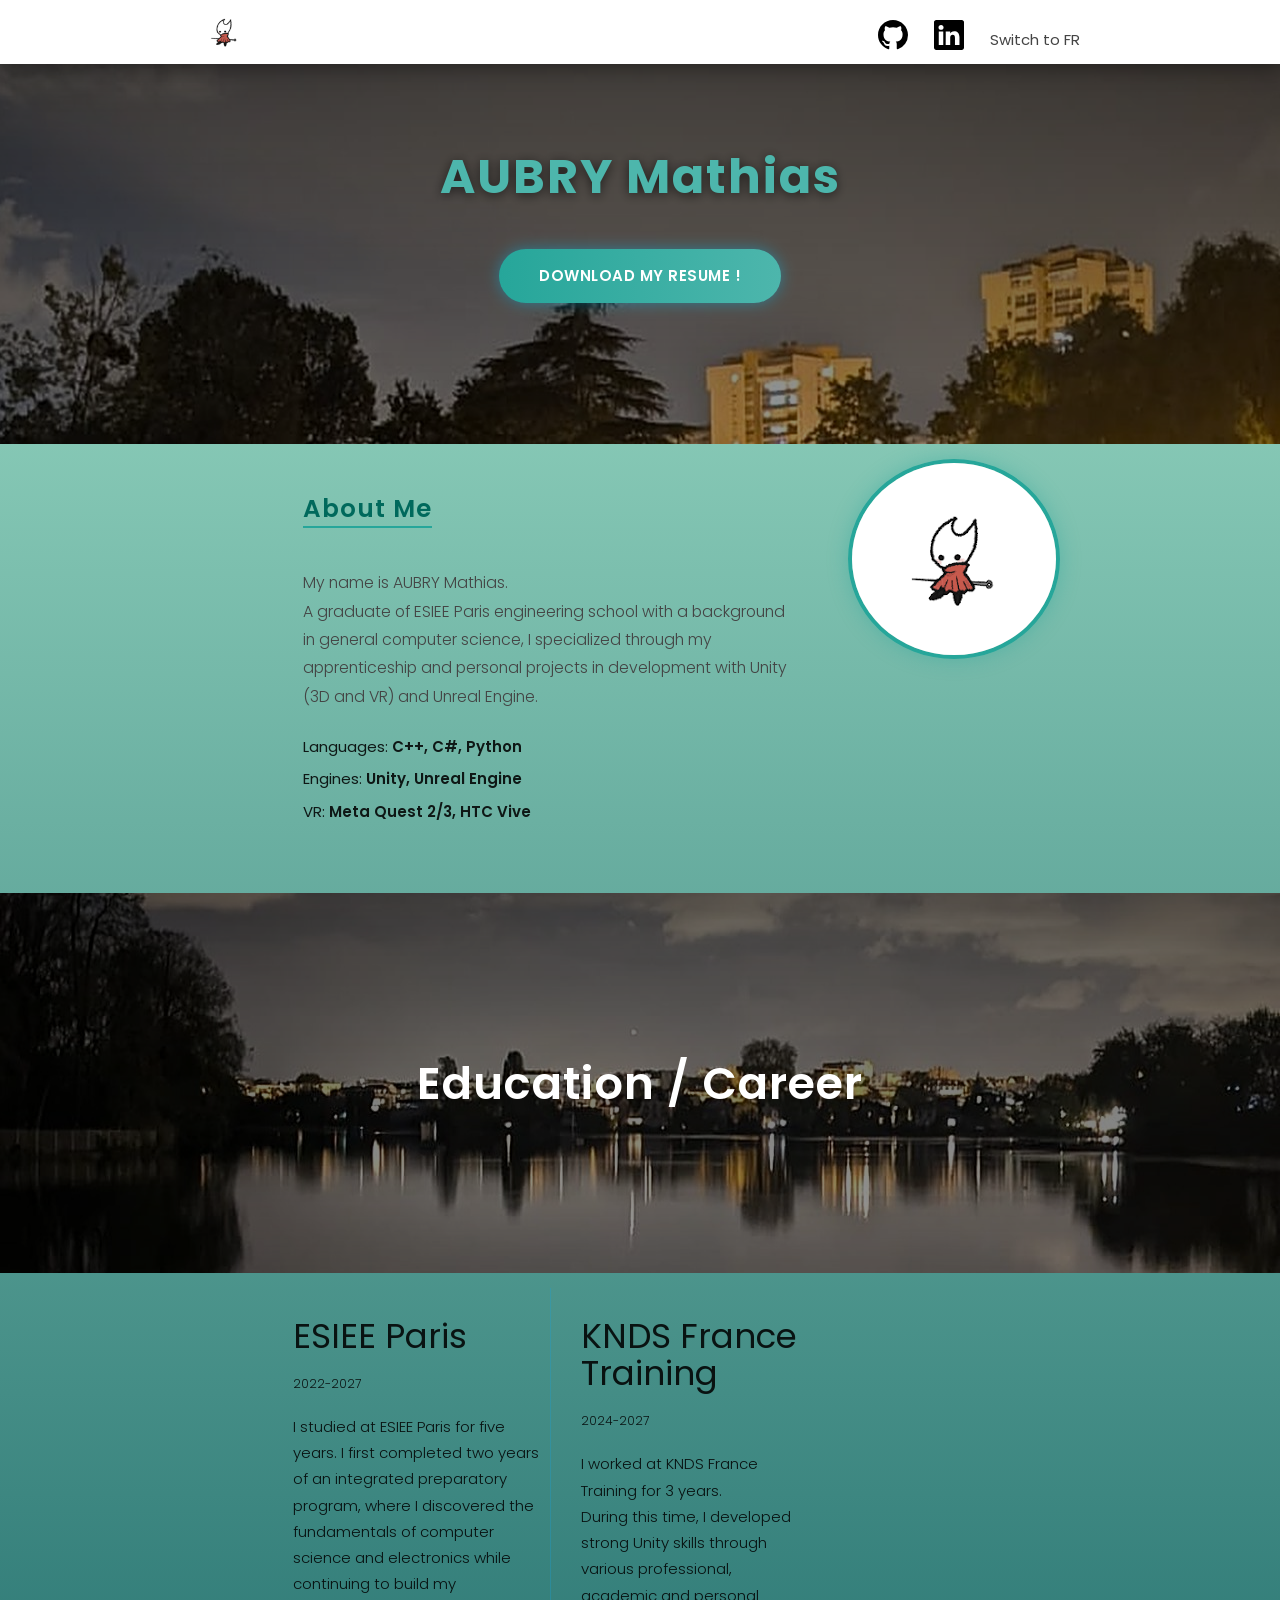
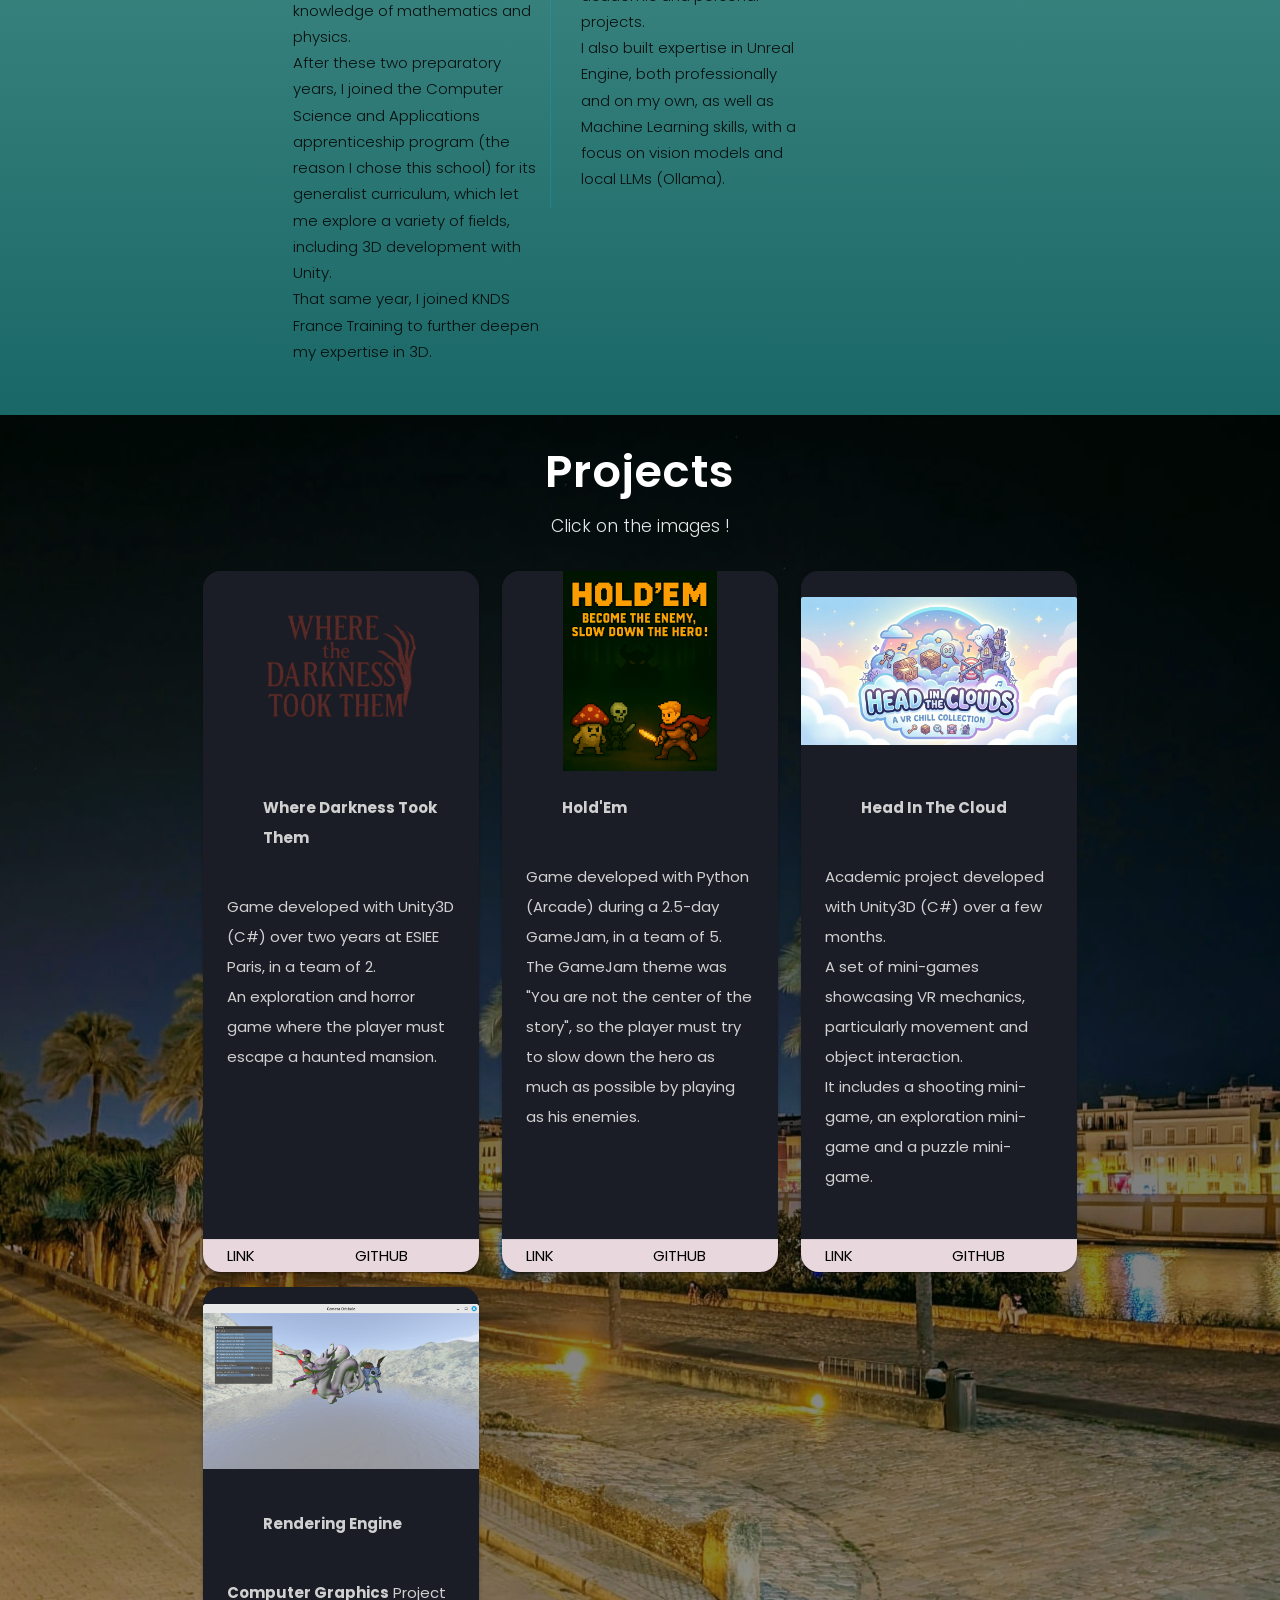
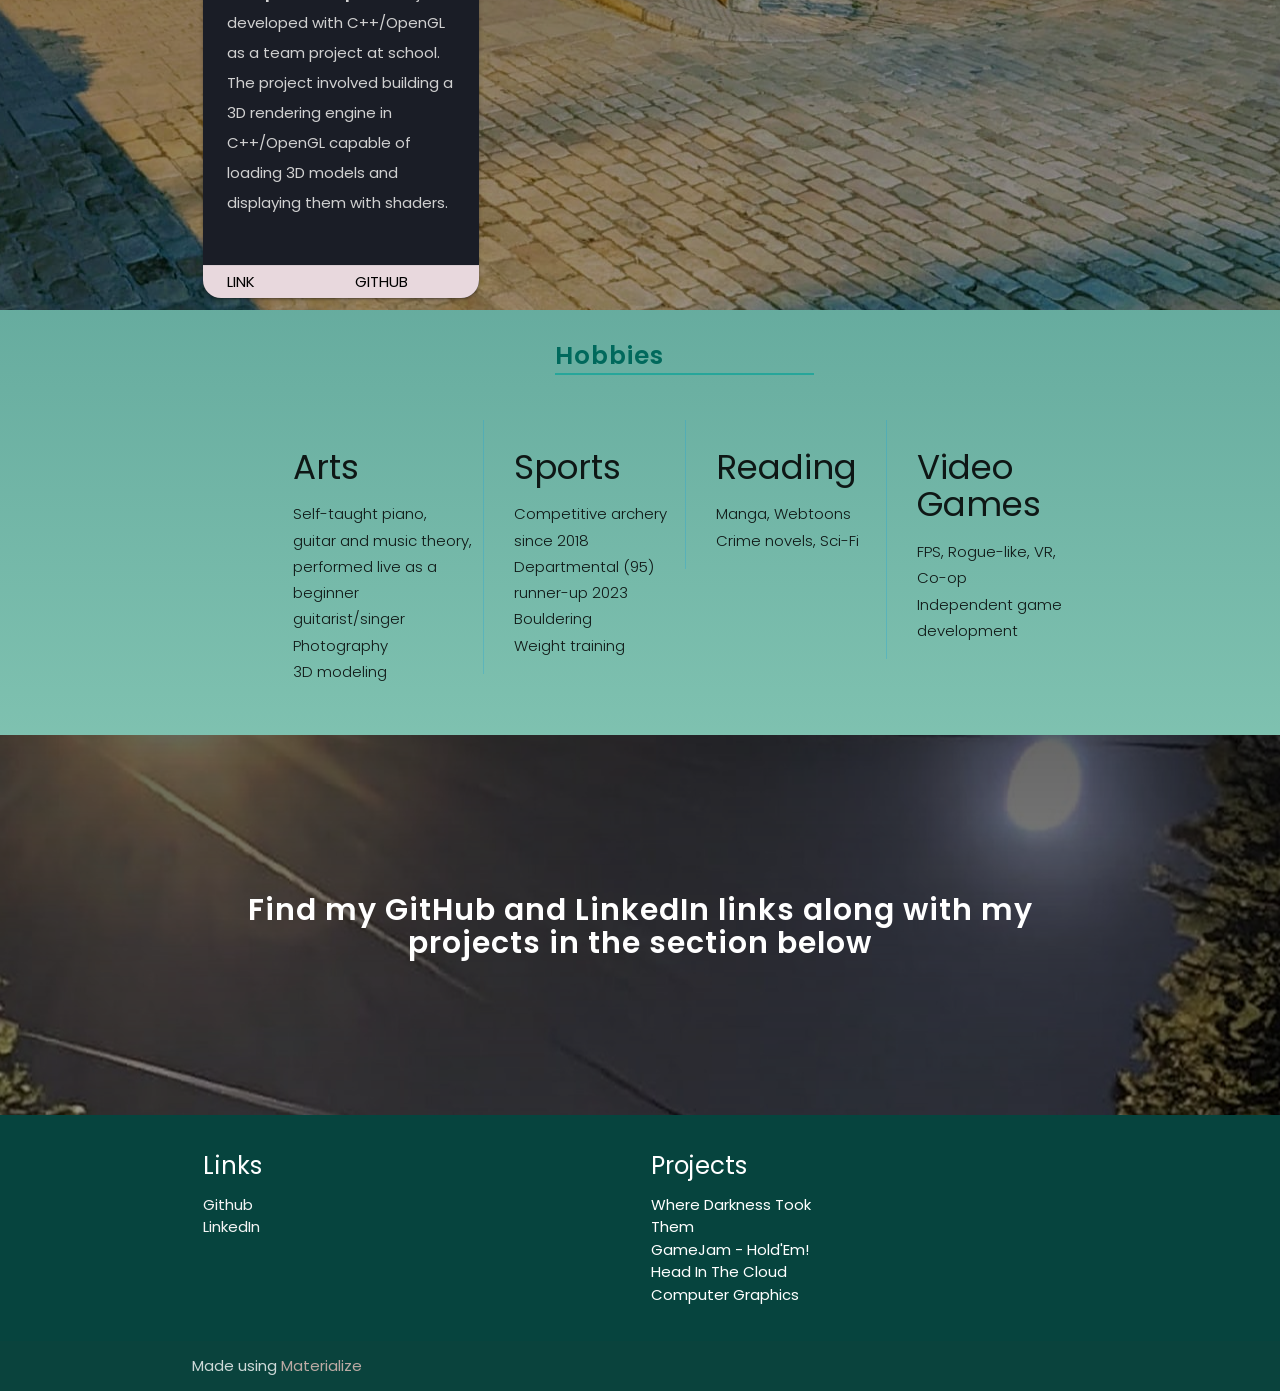
<file: index_en.html>
<!DOCTYPE html>
<html lang="en">

<head>
  <meta http-equiv="Content-Type" content="text/html; charset=UTF-8" />
  <meta name="viewport" content="width=device-width, initial-scale=1" />
  <link href="https://fonts.googleapis.com/css2?family=Poppins:wght@300;400;600;700&display=swap" rel="stylesheet">
  <title>AUBRY Mathias - Portfolio</title>
  <link rel="icon" type="image/x-icon" href="img/myBigCrane.png">
  <!-- CSS  -->
  <link href="https://fonts.googleapis.com/icon?family=Material+Icons" rel="stylesheet">
  <link href="css/materialize.css" type="text/css" rel="stylesheet" media="screen,projection" />
  <link href="css/style.css" type="text/css" rel="stylesheet" media="screen,projection" />
  <link href="css/index.css" type="text/css" rel="stylesheet" media="screen,projection" />
</head>

<body>
  <div class="navbar-fixed">
  <nav class="white" role="navigation">
    <div class="nav-wrapper container">

      <!-- Logo -->
      <a id="logo-container" href="index_en.html" class="brand-logo">
        <img src="img/myBigCrane.png" alt="MyLogo" class="logo-img">
      </a>

      <!-- Desktop Menu -->
      <ul class="right hide-on-med-and-down boutons_navbar">
        <li>
          <a href="https://github.com/Mathatou/" target="_blank" aria-label="GitHub">
            <svg class="nav-icon" xmlns="http://www.w3.org/2000/svg"
                 fill="currentColor" viewBox="0 0 16 16">
              <path d="M8 0C3.58 0 0 3.58 0 8c0 3.54 2.29 6.53 5.47 
              7.59.4.07.55-.17.55-.38 0-.19-.01-.82-.01-1.49
              -2.01.37-2.53-.49-2.69-.94-.09-.23-.48-.94
              -.82-1.13-.28-.15-.68-.52-.01-.53.63-.01
              1.08.58 1.23.82.72 1.21 1.87.87 2.33.66.07
              -.52.28-.87.51-1.07-1.78-.2-3.64-.89
              -3.64-3.95 0-.87.31-1.59.82-2.15
              -.08-.2-.36-1.02.08-2.12 0 0 .67-.21
              2.2.82.64-.18 1.32-.27 2-.27s1.36.09
              2 .27c1.53-1.04 2.2-.82 2.2-.82.44
              1.1.16 1.92.08 2.12.51.56.82
              1.27.82 2.15 0 3.07-1.87
              3.75-3.65 3.95.29.25.54.73.54
              1.48 0 1.07-.01 1.93-.01
              2.2 0 .21.15.46.55.38A8.01
              8.01 0 0 0 16 8c0-4.42-3.58-8-8-8"/>
            </svg>
          </a>
        </li>

        <li>
          <a href="https://www.linkedin.com/in/mathias-aubry/" target="_blank" aria-label="LinkedIn">
            <svg class="nav-icon" xmlns="http://www.w3.org/2000/svg"
                 fill="currentColor" viewBox="0 0 16 16">
              <path d="M0 1.146C0 .513.526 0 1.175 0h13.65C15.474 0 
              16 .513 16 1.146v13.708c0 .633-.526 
              1.146-1.175 1.146H1.175C.526 16 
              0 15.487 0 14.854zM4.943 
              13.394V6.169H2.542v7.225zm-1.2-8.212c.837 
              0 1.358-.554 1.358-1.248-.015-.709-.52
              -1.248-1.342-1.248S2.4 3.226 
              2.4 3.934c0 .694.521 1.248 
              1.327 1.248zm4.908 
              8.212V9.359c0-.216.016-.432.08
              -.586.173-.431.568-.878 
              1.232-.878.869 0 1.216.662 
              1.216 1.634v3.865h2.401V9.25
              c0-2.22-1.184-3.252-2.764
              -3.252-1.274 0-1.845.7-2.165
              1.193v.025h-.016l.016-.025
              V6.169h-2.4c.03.678 0 
              7.225 0 7.225z"/>
            </svg>
          </a>
        </li>

        <li><a href="index.html">Switch to FR</a></li>

      </ul>

      <!-- Mobile -->
      <ul id="nav-mobile" class="sidenav">
        <li><a href="index.html">Switch to FR</a></li>
      </ul>

      <a href="#" data-target="nav-mobile" class="sidenav-trigger">
        <i class="material-icons">menu</i>
      </a>

    </div>
  </nav>
</div>

  <div id="index-banner" class="parallax-container">
    <div class="overlay"></div>
    <div class="section no-pad-bot" style="padding-left: 0px;">
      <div class="container">
        <br><br>
        <h1 class="header center teal-text text-lighten-2">AUBRY Mathias</h1>
        <div class="row center">

        </div>
        <div class="row center">
          <a href="CV_EN.pdf" id="download-button" target="_blank"
            class="btn-large waves-effect waves-light teal lighten-1">Download my resume !</a>
        </div>
        <br><br>

      </div>
    </div>
    <div class="parallax"><img src="./img/background1.jpg" alt="Background image 1"></div>
  </div>


  <div class="container">
    <div class="section">

      <!-- ===== Introduction ===== -->
      <div class="row">

        <!-- ===== About ===== -->
        <div class="col s12 m8">
          <div class="icon-block">
            <h5 class="section-title">About Me</h5>
            <p class="light">
              My name is AUBRY Mathias. <br>
              A graduate of ESIEE Paris engineering school with a background in general computer science,
              I specialized through my apprenticeship and personal projects in development with Unity (3D
              and VR) and Unreal Engine.
            </p>

            <ul>
              <li>Languages: <b>C++, C#, Python</b></li>
              <li>Engines: <b>Unity, Unreal Engine</b></li>
              <li>VR: <b>Meta Quest 2/3, HTC Vive</b></li>
            </ul>
          </div>
        </div>

        <!-- Image -->
        <div class="col s12 m4 center">
          <img id="monGrosCrane" class="responsive-img circle" src="img/myBigCrane.png" alt="My crane is missing">
        </div>

      </div>
     </div>
  </div>


  <div class="parallax-container valign-wrapper">
    <div class="overlay"></div>
    <div class="section no-pad-bot" style="padding-left: 0px;">
      <div class="container">
        <div class="row center">
          <h5 class="header col s12 light">Education / Career</h5>
        </div>
      </div>
    </div>
    <div class="parallax"><img src="./img/background2.jpg" alt="Background image 2"></div>
  </div>

  <div class="container">
    <div class="section">

      <div class="row" id="formation-row">

        <div class="col s12 m4 center-on-small-only">
          <h3><i class="mdi-content-send brown-text"></i></h3>
          <h4>ESIEE Paris </h4>
          <p class="left-align light " style="font-size: .8rem;">2022-2027</p>
          <p class="left-align light" style="line-height: 1.75rem;">
            I studied at ESIEE Paris for five years. I first completed two years of an integrated preparatory
            program, where I discovered the fundamentals of computer science and electronics while continuing
            to build my knowledge of mathematics and physics. <br>
            After these two preparatory years, I joined the Computer Science and Applications apprenticeship
            program (the reason I chose this school) for its generalist curriculum, which let me explore a
            variety of fields, including 3D development with Unity.<br>
            That same year, I joined KNDS France Training to further deepen my expertise in 3D.<br>
          </p>
        </div>

        <div class="col s12 m4 center-on-small-only">
          <h3><i class="mdi-content-send brown-text"></i></h3>
          <h4>KNDS France Training </h4>
          <p class="left-align light " style="font-size: .8rem;">2024-2027</p>
          <p class="left-align light" style="line-height: 1.75rem;">
            I worked at KNDS France Training for 3 years.<br>
            During this time, I developed strong Unity skills through various professional, academic and
            personal projects.<br>
            I also built expertise in Unreal Engine, both professionally and on my own, as well as Machine
            Learning skills, with a focus on vision models and local LLMs (Ollama).<br>

          </p>
        </div>
      </div>

    </div>
  </div>

  <div class="parallax-container valign-wrapper">
    <div class="overlay"></div>

    <div class="section no-pad-bot" style="padding-left: 0px;">
      <div class="container">

        <div class="row center">
          <h5 class="header col s12 light">Projects</h5>
          <h6 class="header col s12 light">Click on the images !</h6>
        </div>
        <div class="row" id="projects-row">
          <div class="col s12 m4">
            <div class="card fade-in" style="color: black;">
              <div class="card-image">
                <a href="./1_WDTT_en.html"><img src="img/project_icon.png" alt="WDTT"></a>
              </div>
              <div style="padding-left: 4rem; padding-right: 1rem; padding-top: 0.5rem;">
                <p><b>Where Darkness Took Them</b></p>
              </div>
              <div class="card-content">
                <p>
                  Game developed with Unity3D (C#) over two years at ESIEE Paris, in a team of 2.<br>
                  An exploration and horror game where the player must escape a haunted mansion.
                </p>
              </div>
              <div class="card-action" style="background-color: #E8D8DD ;">
                <a href="https://github.com/Mathatou/Unity_Project_WDTT" target="_blank"
                  style="padding-left: 8.5rem; color: black;">
                  GitHub Link
                </a>
              </div>
            </div>
          </div>

          <div class="col s12 m4">
            <div class="card fade-in" style="color: black;">
              <div class="card-image">
                <a href="./1_HOLDEM_en.html" target="_blank"><img src="img/affiche_game_jam.png" alt="Hold'Em"></a>
              </div>
              <div style="padding-left: 4rem; padding-right: 1rem; padding-top: 0.5rem;">
                <p><b>Hold'Em</b></p>
              </div>
              <div class="card-content">
                <p>
                  Game developed with Python (Arcade) during a 2.5-day GameJam, in a team of 5.<br>
                  The GameJam theme was "You are not the center of the story", so the player must try to slow
                  down the hero as much as possible by playing as his enemies.
                </p>
              </div>
              <div class="card-action" style="background-color: #E8D8DD;">
                <a href="https://github.com/Mathatou/Gamejam" target="_blank"
                  style="padding-left: 8.5rem;  color: black;">
                  GitHub Link
                </a>
              </div>
            </div>
          </div>

          <div class="col s12 m4">
            <div class="card fade-in" style="color: black;">
              <div class="card-image">
                <a href="./1_HITC_en.html"><img src="img/hitc.jpeg" alt="HeadInTheCloud"></a>
              </div>
              <div style="padding-left: 4rem; padding-right: 1rem; padding-top: 0.5rem;">
                <p><b>Head In The Cloud</b></p>
              </div>
              <div class="card-content">
                <p>
                  Academic project developed with Unity3D (C#) over a few months.<br>
                  A set of mini-games showcasing VR mechanics, particularly movement and object interaction.<br>
                  It includes a shooting mini-game, an exploration mini-game and a puzzle mini-game.<br>
                </p>
              </div>
              <div class="card-action " style="background-color: #E8D8DD ;">
                <a href="https://github.com/Mathatou/HeadInTheCloud" target="_blank"
                  style="padding-left: 8.5rem;  color: black;">
                  GitHub Link
                </a>
              </div>
            </div>
          </div>

          <div class="col s12 m4" style="margin-top: 1rem;">
            <div class="card fade-in" style="color: black;">
              <div class="card-image">
                <a href="./1_CG_en.html" target="_blank"><img src="img/CG_img.png" alt="Computer Graphics"></a>
              </div>
              <div style="padding-left: 4rem; padding-right: 1rem; padding-top: 0.5rem;">
                <p><b>Rendering Engine</b></p>
              </div>
              <div class="card-content">
                <p>
                  <b>Computer Graphics</b>
                  Project developed with C++/OpenGL as a team project at school.<br>
                  The project involved building a 3D rendering engine in C++/OpenGL capable of loading 3D
                  models and displaying them with shaders.<br>
                </p>
              </div>
              <div class="card-action " style="background-color: #E8D8DD ;">
                <a href="https://github.com/Mathatou/OpenGL-Engine" target="_blank"
                  style="padding-left: 8.5rem;  color: black;">
                  GitHub Link
                </a>
              </div>
            </div>
          </div>

        </div>
      </div>

    </div>
    <div class="parallax"><img src="./img/background4.jpeg" alt="Background image 2"></div>

  </div>

  <div class="container">
    <div class="section">
      <div class="row center">
        <h5 class="section-title" style="padding-left: 0; padding-right: 10rem;">Hobbies</h5>
      </div>

      <div class="row" id="hobbies-row">

        <div class="col s12 m3 center-on-small-only">
          <h3><i class="mdi-content-send brown-text"></i></h3>
          <h4>Arts </h4>
          <p class="left-align light" style="line-height: 1.75rem;">
            Self-taught piano, guitar and music theory, performed live as a beginner guitarist/singer<br>
            Photography<br>
            3D modeling<br>
          </p>
        </div>

        <div class="col s12 m3 center-on-small-only">
          <h3><i class="mdi-content-send brown-text"></i></h3>
          <h4>Sports </h4>
          <p class="left-align light" style="line-height: 1.75rem;">
            Competitive archery since 2018 <br>Departmental (95) runner-up 2023<br>
            Bouldering<br>
            Weight training
          </p>
        </div>

        <div class="col s12 m3 center-on-small-only">
          <h3><i class="mdi-content-send brown-text"></i></h3>
          <h4>Reading </h4>
          <p class="left-align light" style="line-height: 1.75rem;">
            Manga, Webtoons<br>
            Crime novels, Sci-Fi
          </p>
        </div>

        <div class="col s12 m3 center-on-small-only">
          <h3><i class="mdi-content-send brown-text"></i></h3>
          <h4>Video Games </h4>
          <p class="left-align light" style="line-height: 1.75rem;">
            FPS, Rogue-like, VR, Co-op<br>
            Independent game development
          </p>
        </div>

      </div>

    </div>
  </div>
  <div class="parallax-container valign-wrapper">
    <div class="overlay"></div>
    <div class="section no-pad-bot" style="padding-left: 0px;">
      <div class="container">
        <div class="row center">
          <h4 class="header col s12 light">Find my GitHub and LinkedIn links along with my projects in the section
            below</h4>
        </div>
      </div>
    </div>
    <div class="parallax"><img src="./img/background3.jpg" alt="Background image 3"></div>
  </div>

  <footer class="page-footer teal">
    <div class="container">
      <div class="row">
        <div class="col l6 s12">
          <h5 class="white-text">Links</h5>
          <ul>
            <li>
              <a class="grey-text text-lighten-4" href="https://github.com/Mathatou">Github</a>
            </li>
            <li>
              <a class="grey-text text-lighten-4" href="https://www.linkedin.com/in/mathias-aubry/">LinkedIn</a>
            </li>
          </ul>


        </div>
        <div class="col l3 s12">
          <h5 class="white-text">Projects</h5>
          <ul>
            <li><a class="white-text" href="https://github.com/Mathatou/Unity_Project_WDTT">Where Darkness Took
                Them</a></li>
            <li><a class="white-text" href="https://github.com/Mathatou/Gamejam">GameJam - Hold'Em!</a></li>
            <li><a class="white-text" href="https://github.com/Mathatou/HeadInTheCloud">Head In The Cloud</a></li>
            <li><a class="white-text" href="https://github.com/Mathatou/OpenGL-Engine">Computer Graphics</a></li>

          </ul>
        </div>
      </div>
    </div>
    <div class="footer-copyright">
      <div class="container">
        Made using <a class="brown-text text-lighten-3" href="http://materializecss.com">Materialize</a>
      </div>
    </div>
  </footer>


  <!--  Scripts-->
  <script src="https://code.jquery.com/jquery-2.1.1.min.js"></script>
  <script src="js/materialize.js"></script>
  <script src="js/init.js"></script>
  <script src="js/fadeIn.js"></script>

</body>

</html>
</file>
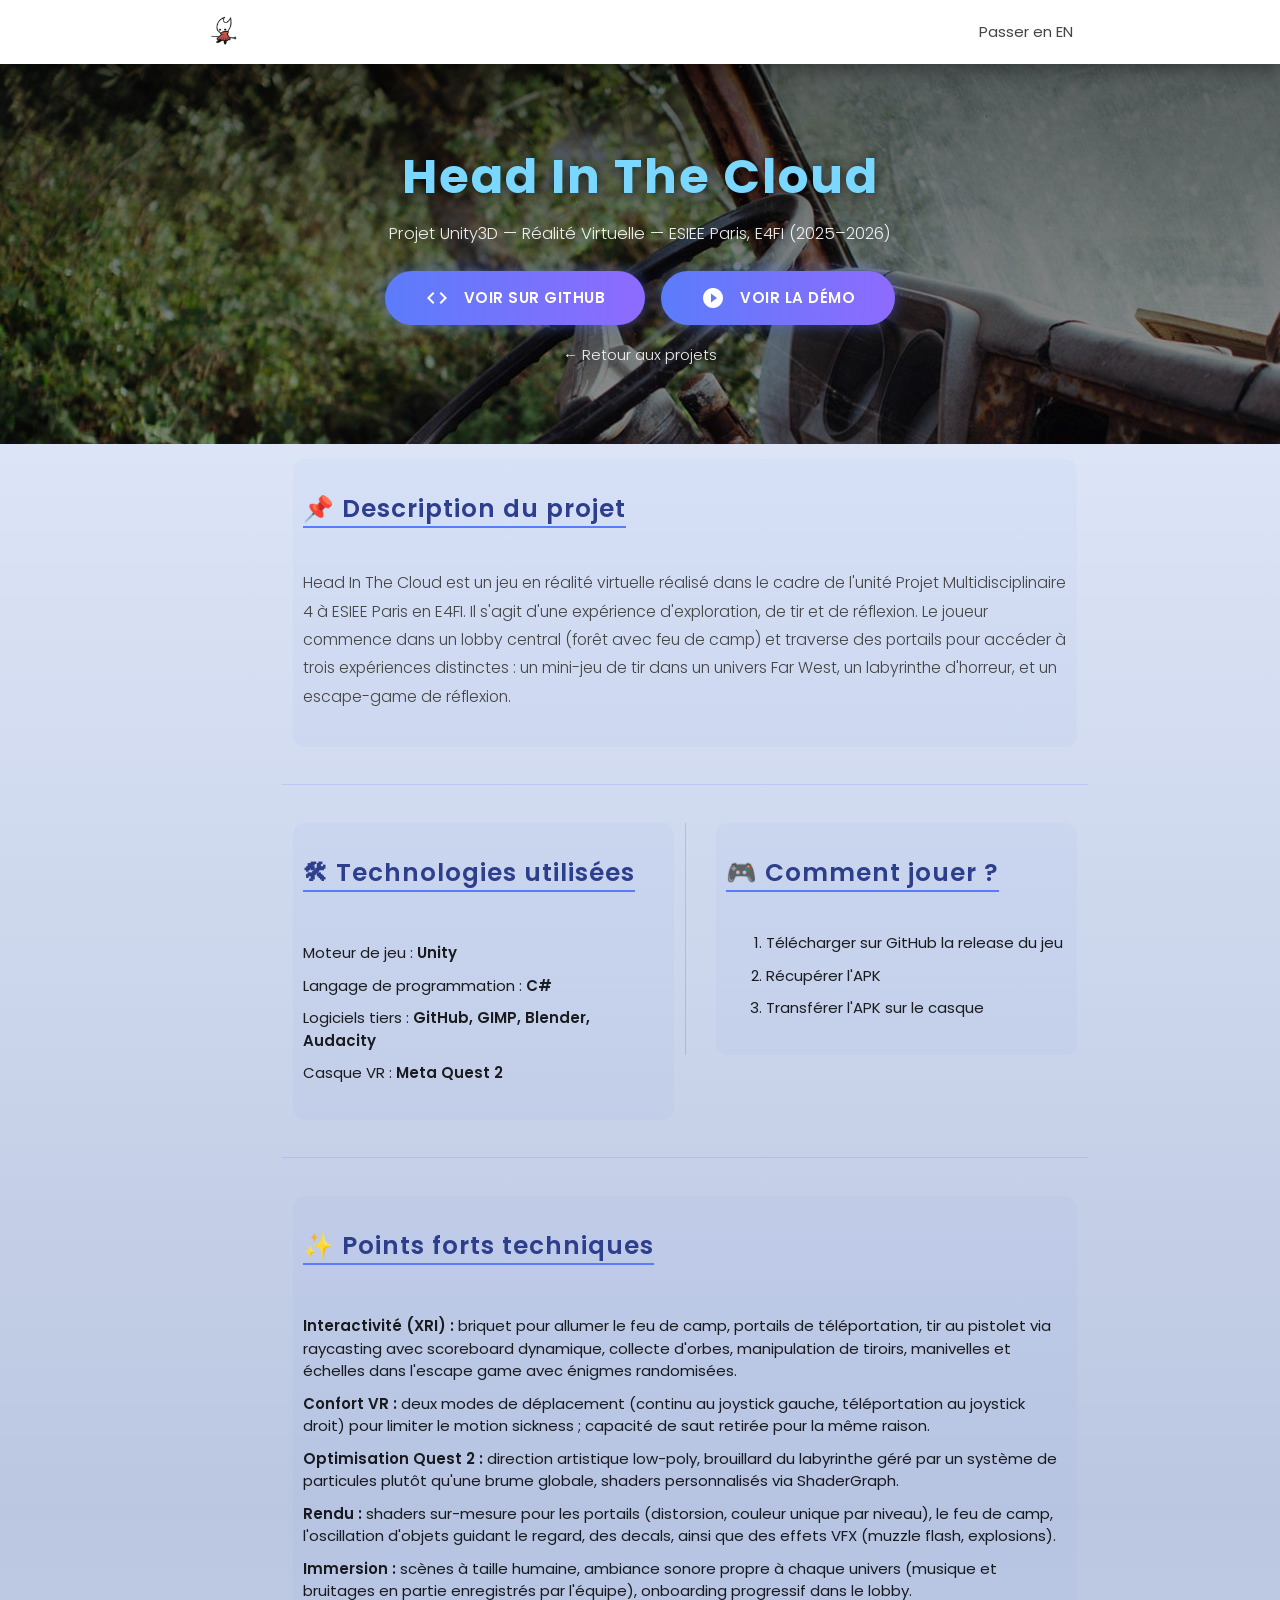
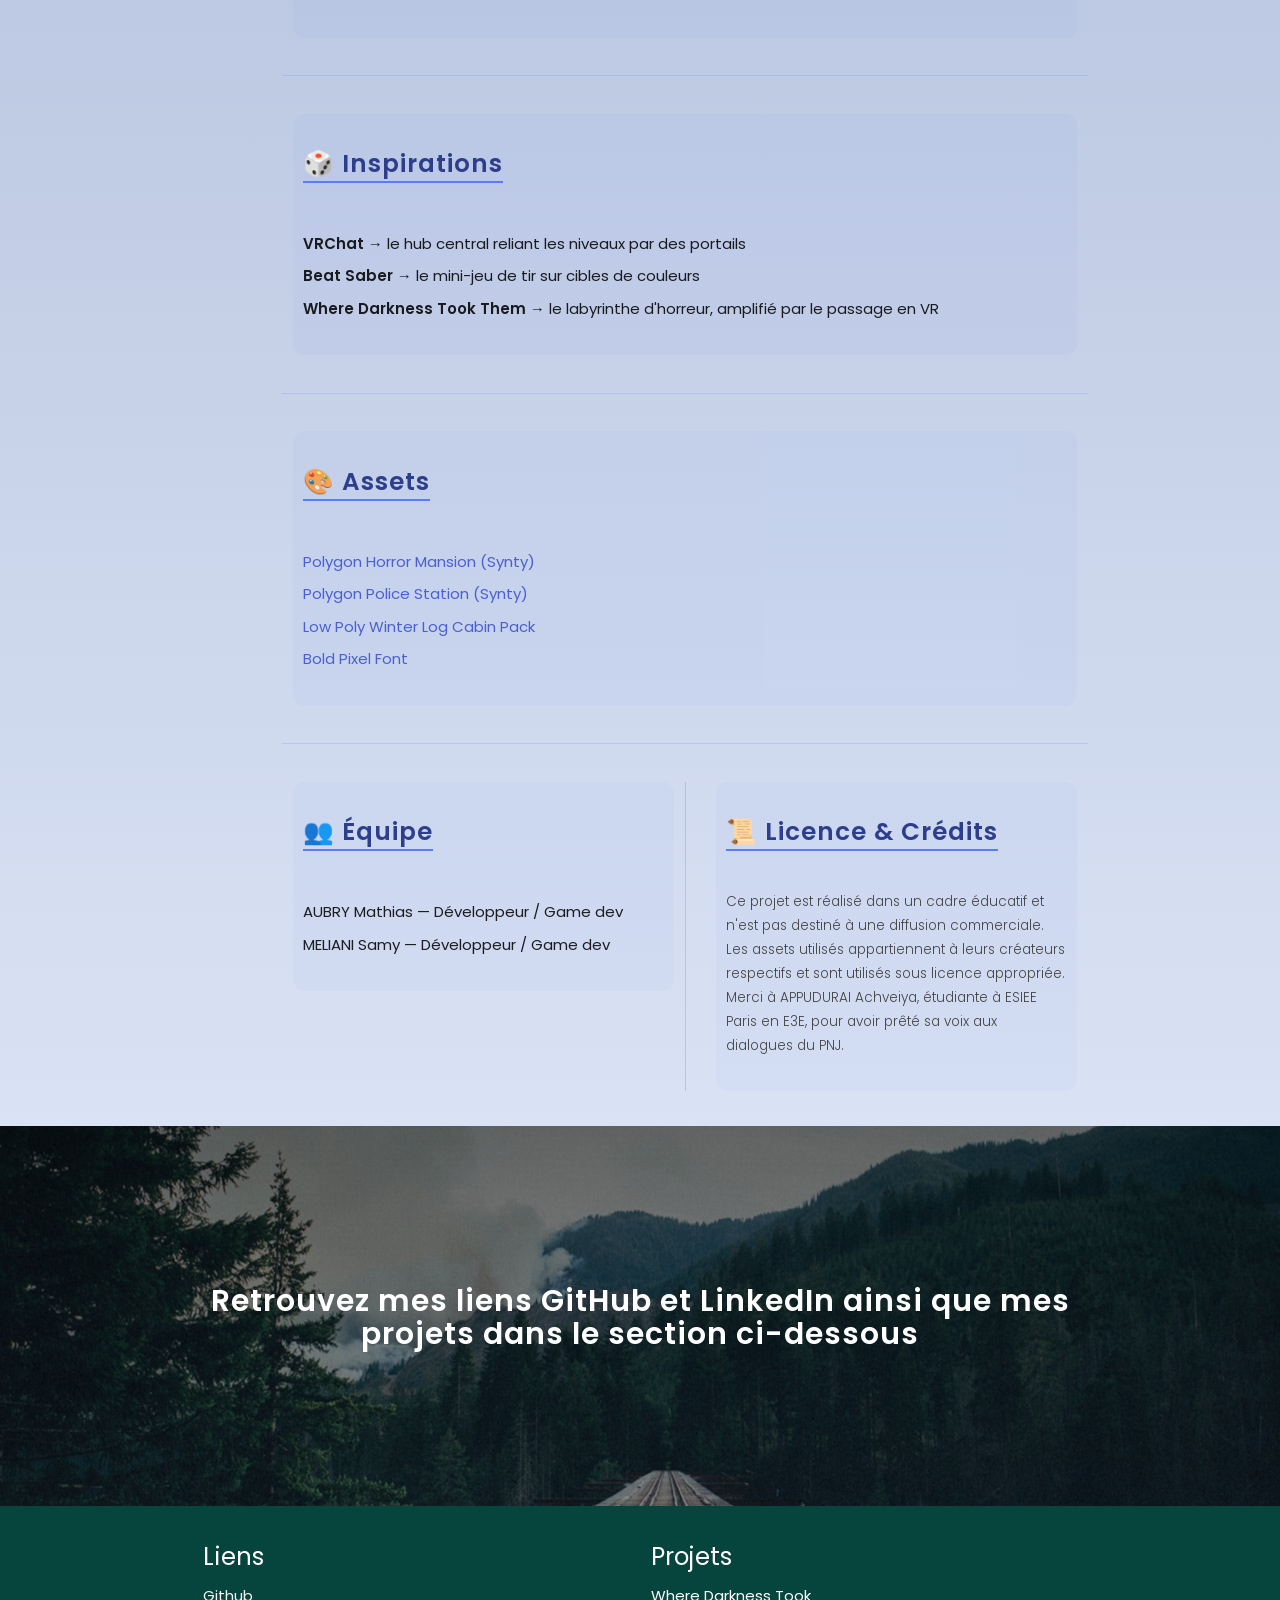
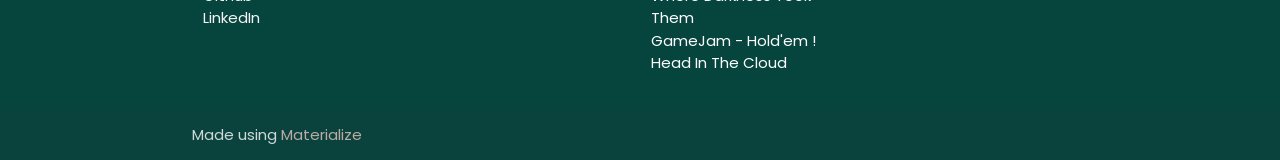
<file: parallax-template/1_Color-Shooter.html>
<!DOCTYPE html>
<html lang="fr">

<head>
  <meta http-equiv="Content-Type" content="text/html; charset=UTF-8" />
  <meta name="viewport" content="width=device-width, initial-scale=1" />
  <link href="https://fonts.googleapis.com/css2?family=Poppins:wght@300;400;600;700&display=swap" rel="stylesheet">
  <title>AUBRY Mathias - Head In The Cloud</title>
  <link rel="icon" type="image/x-icon" href="img/myBigCrane.png">
  <!-- CSS  -->
  <link href="https://fonts.googleapis.com/icon?family=Material+Icons" rel="stylesheet">
  <link href="css/materialize.css" type="text/css" rel="stylesheet" media="screen,projection" />
  <link href="css/style.css" type="text/css" rel="stylesheet" media="screen,projection" />
  <link href="css/style_HITC.css" type="text/css" rel="stylesheet" media="screen,projection" />
  <style>
    /* Séparateur vertical entre deux colonnes côte à côte (à partir du breakpoint medium) */
    @media (min-width: 601px) {
      .row .col.m6 + .col.m6 {
        border-left: 1px solid rgba(0, 0, 0, 0.12);
        padding-left: 2rem;
      }
    }
  </style>
</head>

<body>
  <nav class="white" role="navigation">
    <div class="nav-wrapper container">
      <a id="logo-container" href="0_index.html" class="brand-logo">
        <img src="img/myBigCrane.png" alt="MyLogo" style="height: 60px;">
      </a>
      <ul class="right hide-on-med-and-down">
        <li><a href="index_en.html">Passer en EN</a></li>
      </ul>
      <!-- On peut changer la vue en mobile ici, pour débugger faire F12 sur le site  -->
      <ul id="nav-mobile" class="sidenav">
        <li><a href="index_en.html">Passer en EN</a></li>
      </ul>
      <a href="#" data-target="nav-mobile" class="sidenav-trigger"><i class="material-icons">menu</i></a>
    </div>
  </nav>

  <div id="index-banner" class="parallax-container">
    <div class="overlay"></div>
    <div class="section no-pad-bot" style="padding-left: 0px;">
      <div class="container">
        <br><br>
        <h1 class="header center teal-text text-lighten-2">Head In The Cloud</h1>
        <p class="header center light" style="font-size: 1.1rem; margin-top: -10px;">
          Projet Unity3D — Réalité Virtuelle — ESIEE Paris, E4FI (2025–2026)
        </p>
        <div class="row center" style="margin-bottom: 0;">
          <a href="https://github.com/Mathatou/HeadInTheCloud" target="_blank"
            class="btn-large waves-effect waves-light teal lighten-1" style="margin: 6px;">
            <i class="material-icons left">code</i>Voir sur GitHub
          </a>
          <a href="https://youtu.be/mjYn0mLeB84" target="_blank"
            class="btn-large waves-effect waves-light teal lighten-1" style="margin: 6px;">
            <i class="material-icons left">play_circle_filled</i>Voir la démo
          </a>
        </div>
        <div class="row center" style="margin-top: 24px;">
          <a href="0_index.html" class="light grey-text text-lighten-3">&larr; Retour aux projets</a>
        </div>
        <br>
      </div>
    </div>
    <div class="parallax"><img src="background2.jpg" alt="Head In The Cloud background"></div>
  </div>


  <div class="container">
    <div class="section">

      <div class="row">
        <div class="col s12">
          <div class="icon-block">
            <h5 class="section-title">📌 Description du projet</h5>
            <p class="light">
              Head In The Cloud est un jeu en réalité virtuelle réalisé dans le cadre de l'unité Projet
              Multidisciplinaire 4 à ESIEE Paris en E4FI. Il s'agit d'une expérience d'exploration, de tir et de
              réflexion. Le joueur commence dans un lobby central (forêt avec feu de camp) et traverse des portails
              pour accéder à trois expériences distinctes : un mini-jeu de tir dans un univers Far West, un
              labyrinthe d'horreur, et un escape-game de réflexion.
            </p>
          </div>
        </div>
      </div>

      <div class="divider" style="margin: 2.5rem 0;"></div>

      <div class="row">
        <div class="col s12 m6">
          <div class="icon-block">
            <h5 class="section-title">🛠 Technologies utilisées</h5>
            <ul class="light">
              <li>Moteur de jeu : <b>Unity</b></li>
              <li>Langage de programmation : <b>C#</b></li>
              <li>Logiciels tiers : <b>GitHub, GIMP, Blender, Audacity</b></li>
              <li>Casque VR : <b>Meta Quest 2</b></li>
            </ul>
          </div>
        </div>

        <div class="col s12 m6">
          <div class="icon-block">
            <h5 class="section-title">🎮 Comment jouer ?</h5>
            <ol class="light">
              <li>Télécharger sur GitHub la release du jeu</li>
              <li>Récupérer l'APK</li>
              <li>Transférer l'APK sur le casque</li>
            </ol>
          </div>
        </div>
      </div>

      <div class="divider" style="margin: 2.5rem 0;"></div>

      <div class="row">
        <div class="col s12">
          <div class="icon-block">
            <h5 class="section-title">✨ Points forts techniques</h5>
            <ul class="light">
              <li><b>Interactivité (XRI) :</b> briquet pour allumer le feu de camp, portails de téléportation, tir
                au pistolet via raycasting avec scoreboard dynamique, collecte d'orbes, manipulation de tiroirs,
                manivelles et échelles dans l'escape game avec énigmes randomisées.</li>
              <li><b>Confort VR :</b> deux modes de déplacement (continu au joystick gauche, téléportation au
                joystick droit) pour limiter le motion sickness ; capacité de saut retirée pour la même raison.</li>
              <li><b>Optimisation Quest 2 :</b> direction artistique low-poly, brouillard du labyrinthe géré par un
                système de particules plutôt qu'une brume globale, shaders personnalisés via ShaderGraph.</li>
              <li><b>Rendu :</b> shaders sur-mesure pour les portails (distorsion, couleur unique par niveau), le feu
                de camp, l'oscillation d'objets guidant le regard, des decals, ainsi que des effets VFX (muzzle
                flash, explosions).</li>
              <li><b>Immersion :</b> scènes à taille humaine, ambiance sonore propre à chaque univers (musique et
                bruitages en partie enregistrés par l'équipe), onboarding progressif dans le lobby.</li>
            </ul>
          </div>
        </div>
      </div>

      <div class="divider" style="margin: 2.5rem 0;"></div>

      <div class="row">
        <div class="col s12">
          <div class="icon-block">
            <h5 class="section-title">🎲 Inspirations</h5>
            <ul class="light">
              <li><b>VRChat</b> → le hub central reliant les niveaux par des portails</li>
              <li><b>Beat Saber</b> → le mini-jeu de tir sur cibles de couleurs</li>
              <li><b>Where Darkness Took Them</b> → le labyrinthe d'horreur, amplifié par le passage en VR</li>
            </ul>
          </div>
        </div>
      </div>

      <div class="divider" style="margin: 2.5rem 0;"></div>

      <div class="row">
        <div class="col s12">
          <div class="icon-block">
            <h5 class="section-title">🎨 Assets</h5>
            <ul class="light">
              <li><a href="https://assetstore.unity.com/packages/3d/environments/fantasy/polygon-horror-mansion-low-poly-3d-art-by-synty-213346" target="_blank">Polygon Horror Mansion (Synty)</a></li>
              <li><a href="https://syntystore.com/products/polygon-police-station" target="_blank">Polygon Police Station (Synty)</a></li>
              <li><a href="https://assetstore.unity.com/packages/3d/environments/low-poly-winter-log-cabin-pack-347838" target="_blank">Low Poly Winter Log Cabin Pack</a></li>
              <li><a href="https://assetstore.unity.com/packages/2d/fonts/boldpixels-font-332078" target="_blank">Bold Pixel Font</a></li>
            </ul>
          </div>
        </div>
      </div>

      <div class="divider" style="margin: 2.5rem 0;"></div>

      <div class="row">
        <div class="col s12 m6">
          <div class="icon-block">
            <h5 class="section-title">👥 Équipe</h5>
            <ul class="light">
              <li>AUBRY Mathias — Développeur / Game dev</li>
              <li>MELIANI Samy — Développeur / Game dev</li>
            </ul>
          </div>
        </div>

        <div class="col s12 m6">
          <div class="icon-block">
            <h5 class="section-title">📜 Licence &amp; Crédits</h5>
            <p class="light" style="font-size: .9rem; line-height: 1.6rem;">
              Ce projet est réalisé dans un cadre éducatif et n'est pas destiné à une diffusion commerciale. Les
              assets utilisés appartiennent à leurs créateurs respectifs et sont utilisés sous licence appropriée.
              Merci à APPUDURAI Achveiya, étudiante à ESIEE Paris en E3E, pour avoir prêté sa voix aux dialogues du
              PNJ.
            </p>
          </div>
        </div>
      </div>

    </div>
  </div>

  <div class="parallax-container valign-wrapper">
    <div class="overlay"></div>
    <div class="section no-pad-bot" style="padding-left: 0px;">
      <div class="container">
        <div class="row center">
          <h4 class="header col s12 light">Retrouvez mes liens GitHub et LinkedIn ainsi que mes projets dans le section
            ci-dessous</h4>
        </div>
      </div>
    </div>
    <div class="parallax"><img src="background3.jpg" alt="Unsplashed background img 3"></div>
  </div>

  <footer class="page-footer teal">
    <div class="container">
      <div class="row">
        <div class="col l6 s12">
          <h5 class="white-text">Liens</h5>
          <ul>
            <li>
              <a class="grey-text text-lighten-4" href="https://github.com/Mathatou">Github</a>
            </li>
            <li>
              <a class="grey-text text-lighten-4" href="https://www.linkedin.com/in/mathias-aubry/">LinkedIn</a>
            </li>
          </ul>


        </div>
        <div class="col l3 s12">
          <h5 class="white-text">Projets</h5>
          <ul>
            <li><a class="white-text" href="https://github.com/Mathatou/Unity_Project_WDTT">Where Darkness Took
                Them</a></li>
            <li><a class="white-text" href="https://github.com/Mathatou/Gamejam">GameJam - Hold'em !</a></li>
            <li><a class="white-text" href="https://github.com/Mathatou/HeadInTheCloud">Head In The Cloud</a></li>

          </ul>
        </div>
      </div>
    </div>
    <div class="footer-copyright">
      <div class="container">
        Made using <a class="brown-text text-lighten-3" href="http://materializecss.com">Materialize</a>
      </div>
    </div>
  </footer>


  <!--  Scripts-->
  <script src="https://code.jquery.com/jquery-2.1.1.min.js"></script>
  <script src="js/materialize.js"></script>
  <script src="js/init.js"></script>

</body>

</html>
</file>
<file: css/index.css>
/* ============================================
   Thème dédié à la page d'accueil (index)
   Reprend la couleur teal déjà présente sur le site
   ============================================ */

#index-banner h1 {
  text-shadow: 0 2px 12px rgba(0, 0, 0, 0.6);
}
body {
  background: linear-gradient(180deg, #a3e2ca 0%, #166465 45%, #a3e2ca 100%);
}
.section-title {
  color: #00695c;
  border-bottom: 2px solid #26a69a;
  display: inline-block;
  padding-bottom: 4px;
}

.icon-block a {
  color: #00897b;
}

.icon-block a:hover {
  color: #26a69a;
}

#monGrosCrane {
  border: 4px solid #26a69a;
  box-shadow: 0 0 20px rgba(38, 166, 154, 0.4);
}

/* Séparateurs verticaux entre colonnes (Formation/Carrière et Hobbies),
   à partir du breakpoint medium uniquement */
@media (min-width: 601px) {
  #formation-row > .col + .col,
  #hobbies-row > .col + .col {
    border-left: 1px solid rgba(23, 162, 222, 0.3);
    padding-left: 2rem;
  }
}

/* Teinte des séparateurs horizontaux (.divider) sur cette page */
.divider {
  background-color: rgba(38, 166, 154, 0.25);
}
</file>
<file: css/style_CG.css>
/* ============================================
   Thème dédié à la page "Computer Graphics"
   Ambiance rendu temps réel / shader : tons vert-cyan
   ============================================ */

/* Grille "wireframe" en filigrane dans la bannière */
#index-banner .overlay {
  background:
    linear-gradient(rgba(0, 10, 8, 0.65), rgba(0, 10, 8, 0.45)),
    repeating-linear-gradient(
      0deg,
      rgba(31, 174, 135, 0.12) 0px,
      rgba(31, 174, 135, 0.12) 1px,
      transparent 1px,
      transparent 40px
    ),
    repeating-linear-gradient(
      90deg,
      rgba(31, 174, 135, 0.12) 0px,
      rgba(31, 174, 135, 0.12) 1px,
      transparent 1px,
      transparent 40px
    );
}

#index-banner h1 {
  color: #4fe3b3 !important;
  text-shadow: 0 0 16px rgba(31, 174, 135, 0.55), 0 2px 12px rgba(0, 0, 0, 0.6);
}

.section-title {
  color: #0c6b52;
  border-bottom: 2px solid #1fae87;
  display: inline-block;
  padding-bottom: 4px;
  font-family: 'Courier New', monospace;
  letter-spacing: .5px;
}

#index-banner .btn-large {
  background: linear-gradient(90deg, #0c6b52, #1fae87);
  box-shadow: 0 0 15px rgba(31, 174, 135, 0.5);
}

#index-banner .btn-large:hover {
  box-shadow: 0 0 25px rgba(31, 174, 135, 0.85);
}

.icon-block a,
.icon-block code {
  color: #4fe3b3;
}

.icon-block a:hover {
  color: #1fae87;
}

/* Bloc "terminal" pour les extraits de code */
code {
  background-color: #0b1f1a;
  color: #4fe3b3;
  font-family: 'Courier New', monospace;
  padding: 2px 7px;
  border-radius: 4px;
  border: 1px solid rgba(31, 174, 135, 0.4);
}

/* Légère bordure technique sur les blocs de contenu */
.icon-block {
  border-left: 3px solid rgba(31, 174, 135, 0.4);
  padding-left: 14px;
  transition: border-color 0.3s ease;
}

.icon-block:hover {
  border-left-color: #1fae87;
}

/* Séparateur vertical entre deux colonnes côte à côte (à partir du breakpoint medium) */
@media (min-width: 601px) {
  .row .col.m6 + .col.m6 {
    border-left: 1px solid rgba(31, 174, 135, 0.3);
    padding-left: 2rem;
  }
}

/* Teinte des séparateurs horizontaux (.divider) sur cette page */
.divider {
  background-color: rgba(31, 174, 135, 0.25);
}

body {
  background: linear-gradient(180deg, #adbee1 0%, #6184d1 45%, #adbee1 100%);
}
</file>
<file: css/style_HITC.css>
/* ============================================
   Thème dédié à la page "Head In The Cloud"
   Ambiance VR / ciel numérique : tons bleu-violet
   ============================================ */

body {
  background: linear-gradient(180deg, #eaf1ff 0%, #bbc7e1 45%, #eaf1ff 100%);
}

.icon-block {
  background-color: rgba(91, 124, 250, 0.04);
  border-radius: 12px;
}

#index-banner h1 {
  color: #7ad7ff !important;
  text-shadow: 0 2px 12px rgba(0, 0, 0, 0.6);
}

.section-title {
  color: #2d3e8c;
  border-bottom: 2px solid #5b7cfa;
  display: inline-block;
  padding-bottom: 4px;
}

#index-banner .btn-large {
  background: linear-gradient(90deg, #5b7cfa, #8e6bff);
  box-shadow: 0 0 15px rgba(91, 124, 250, 0.5);
}

#index-banner .btn-large:hover {
  box-shadow: 0 0 25px rgba(91, 124, 250, 0.85);
}

.icon-block a {
  color: #4a5fd1;
}

.icon-block a:hover {
  color: #6b7ff0;
}

/* Séparateur vertical entre deux colonnes côte à côte (à partir du breakpoint medium) */
@media (min-width: 601px) {
  .row .col.m6 + .col.m6 {
    border-left: 1px solid rgba(91, 124, 250, 0.25);
    padding-left: 2rem;
  }
}

/* Teinte des séparateurs horizontaux (.divider) sur cette page */
.divider {
  background-color: rgba(91, 124, 250, 0.2);
}
</file>
<file: css/style_HOLDEM.css>
/* ============================================
   Thème dédié à la page "Hold'Em" (Gamejam)
   Ambiance jeu de cartes / GameJam : tons or-ambre
   ============================================ */

/* Motif de symboles de cartes en filigrane dans la bannière */

body {
  background: linear-gradient(180deg, #6f6f6f 0%, #a27f0d 45%, #d5c55e 100%);
}
#index-banner .overlay {
  background:
    linear-gradient(rgba(20, 12, 0, 0.65), rgba(20, 12, 0, 0.45)),
    repeating-linear-gradient(
      135deg,
      rgba(240, 180, 41, 0.07) 0px,
      rgba(240, 180, 41, 0.07) 2px,
      transparent 2px,
      transparent 42px
    );
}

#index-banner::after {
  content: "♠   ♥   ♦   ♣   ♠   ♥   ♦   ♣";
  position: absolute;
  bottom: 8px;
  left: 0;
  right: 0;
  text-align: center;
  letter-spacing: 1.2rem;
  font-size: 1.4rem;
  color: rgba(240, 180, 41, 0.18);
  z-index: 1;
  pointer-events: none;
  white-space: nowrap;
  overflow: hidden;
}

#index-banner h1 {
  color: #f0b429 !important;
  text-shadow: 0 2px 12px rgba(0, 0, 0, 0.6);
}

.section-title {
  color: #8a5a06;
  border-bottom: 2px solid #d99a1f;
  display: inline-block;
  padding-bottom: 4px;
}

#index-banner .btn-large {
  background: linear-gradient(90deg, #b9790a, #e0a526);
  box-shadow: 0 0 15px rgba(217, 154, 31, 0.5);
}

#index-banner .btn-large:hover {
  box-shadow: 0 0 25px rgba(217, 154, 31, 0.85);
}

.icon-block a {
  color: #a3700f;
}

.icon-block a:hover {
  color: #d99a1f;
}

/* Effet "carte à jouer" sur les blocs de contenu */
.icon-block {
  background: #fffdf7;
  border: 1px solid rgba(217, 154, 31, 0.35);
  border-radius: 12px;
  box-shadow: 0 4px 14px rgba(138, 90, 6, 0.08);
  transition: transform 0.3s ease, box-shadow 0.3s ease;
}

.icon-block:hover {
  transform: translateY(-4px);
  box-shadow: 0 10px 24px rgba(138, 90, 6, 0.16);
}

code {
  background-color: rgba(217, 154, 31, 0.12);
  padding: 2px 6px;
  border-radius: 4px;
}

/* Séparateur vertical entre deux colonnes côte à côte (à partir du breakpoint medium) */
@media (min-width: 601px) {
  .row .col.m6 + .col.m6 {
    border-left: 1px solid rgba(217, 154, 31, 0.3);
    padding-left: 2rem;
  }
}

/* Teinte des séparateurs horizontaux (.divider) sur cette page */
.divider {
  background-color: rgba(217, 154, 31, 0.25);
}
</file>
<file: css/style_WDTT.css>
/* ============================================
   Thème dédié à la page "Where Darkness Took Them"
   Dark mode horreur : fond sombre, accents rouge-bordeaux
   ============================================ */

body {
  background: linear-gradient(180deg, #150a0e 0%, #4a2432 45%, #150a0e 100%);
  color: #d9c3c9;
}
.icon-block {
  background-color: rgba(255, 255, 255, 0.03);
  border-radius: 12px;
}

.icon-block p,
.icon-block li,
.icon-block ol,
.icon-block ul {
  color: #d9c3c9;
}

.icon-block code {
  background-color: rgba(255, 255, 255, 0.08);
  color: #f3d9e0;
  padding: 2px 6px;
  border-radius: 4px;
}

#index-banner h1 {
  color: #ff6f91 !important;
  text-shadow: 0 2px 12px rgba(0, 0, 0, 0.6);
}

.section-title {
  color: #ff6f91;
  border-bottom: 2px solid #ff6f91;
  display: inline-block;
  padding-bottom: 4px;
}

#index-banner .btn-large {
  background: linear-gradient(90deg, #6b1530, #a93250);
  box-shadow: 0 0 15px rgba(169, 50, 80, 0.5);
}

#index-banner .btn-large:hover {
  box-shadow: 0 0 25px rgba(169, 50, 80, 0.85);
}

.icon-block a {
  color: #ff93ab;
}

.icon-block a:hover {
  color: #ffc1cf;
}

/* Séparateur vertical entre deux colonnes côte à côte (à partir du breakpoint medium) */
@media (min-width: 601px) {
  .row .col.m6 + .col.m6 {
    border-left: 1px solid rgba(255, 111, 145, 0.25);
    padding-left: 2rem;
  }
}

/* Teinte des séparateurs horizontaux (.divider) sur cette page */
.divider {
  background-color: rgba(255, 111, 145, 0.2);
}
</file>
<file: parallax-template/css/style_HITC.css>
/* ============================================
   Thème dédié à la page "Head In The Cloud"
   Ambiance VR / ciel numérique : tons bleu-violet
   ============================================ */

body {
  background: linear-gradient(180deg, #eaf1ff 0%, #bbc7e1 45%, #eaf1ff 100%);
}

.icon-block {
  background-color: rgba(91, 124, 250, 0.04);
  border-radius: 12px;
}

#index-banner h1 {
  color: #7ad7ff !important;
  text-shadow: 0 2px 12px rgba(0, 0, 0, 0.6);
}

.section-title {
  color: #2d3e8c;
  border-bottom: 2px solid #5b7cfa;
  display: inline-block;
  padding-bottom: 4px;
}

#index-banner .btn-large {
  background: linear-gradient(90deg, #5b7cfa, #8e6bff);
  box-shadow: 0 0 15px rgba(91, 124, 250, 0.5);
}

#index-banner .btn-large:hover {
  box-shadow: 0 0 25px rgba(91, 124, 250, 0.85);
}

.icon-block a {
  color: #4a5fd1;
}

.icon-block a:hover {
  color: #6b7ff0;
}

/* Séparateur vertical entre deux colonnes côte à côte (à partir du breakpoint medium) */
@media (min-width: 601px) {
  .row .col.m6 + .col.m6 {
    border-left: 1px solid rgba(91, 124, 250, 0.25);
    padding-left: 2rem;
  }
}

/* Teinte des séparateurs horizontaux (.divider) sur cette page */
.divider {
  background-color: rgba(91, 124, 250, 0.2);
}
</file>
<file: css/style.css>
/* Custom Stylesheet */
/**
 * Use this file to override Materialize files so you can update
 * the core Materialize files in the future
 *
 * Made By MaterializeCSS.com
 */

nav ul a,
nav .brand-logo {
  color: #444;
}

p {
  line-height: 2rem;
}

.sidenav-trigger {
  color: #26a69a;
}

.parallax-container {
  min-height: 380px;
  line-height: 0;
  height: auto;
  color: rgba(255, 255, 255, .9);
}

.parallax-container .section {
  width: 100%;
}

@media only screen and (max-width : 992px) {
  .parallax-container .section {
    position: absolute;
    top: 40%;
  }

  #index-banner .section {
    top: 10%;
  }
}

@media only screen and (max-width : 600px) {
  #index-banner .section {
    top: 0;
  }
}

.icon-block {
  padding: 0 15px;
}

.icon-block .material-icons {
  font-size: inherit;
}

footer.page-footer {
  margin: 0;
}

.crane {
  padding-left: 60%;
  padding-top: 8%;
}

h1 {
  margin-top: 8%;
}

.section {
  padding-left: 10%;
}

.section-title {
  font-weight: 600;
  letter-spacing: 1px;
  margin-bottom: 25px;
  color: #222;

}

.icon-block p {
  font-weight: 300;
  line-height: 1.8;
  font-size: 1.05rem;
  color: #444;
}

.icon-block ul {
  margin-top: 25px;
}

.icon-block li {
  margin-bottom: 10px;
  font-weight: 400;
}

.icon-block li b {
  font-weight: 600;
}

.icon-block {
  padding: 20px 10px;
}

.overlay {
  position: absolute;
  width: 100%;
  height: 100%;
  background: rgba(0, 0, 0, 0.55);
  /* assombrit l’image */
  top: 0;
  left: 0;
  z-index: 1;
  background: linear-gradient(rgba(0, 0, 0, 0.6),
      rgba(0, 0, 0, 0.4));
}

.parallax-container {
  position: relative;
}

.parallax-container .section {
  position: relative;
  z-index: 2;
  /* met le texte au-dessus */
}

.parallax-container h5 {
  color: white;
  font-weight: 600;
  letter-spacing: 1px;
  font-size: 3rem;
}


.parallax-container h4 {
  color: white;
  font-weight: 600;
  letter-spacing: 1px;
  font-size: 2rem;
}

html {
  scroll-behavior: smooth;
}

.fade-in {
  opacity: 0;
  transform: translateY(20px);
  transition: all 0.6s ease;
}

.fade-in.visible {
  opacity: 1;
  transform: translateY(0);
}

.card-image:hover {
  background-color: #222;
}

.card {
  border-radius: 15px;
  overflow: hidden;
  transition: transform 0.3s ease, box-shadow 0.3s ease;
}

.card:hover {
  transform: translateY(-8px);
  box-shadow: 0 15px 30px rgba(0, 0, 0, 0.15);
}

body {
  font-family: 'Poppins', sans-serif;
}

.logo-img {
  height: 60px;
  margin-top: 2px;
}

.boutons_navbar {
  display: flex;
  align-items: center;
  gap: 10px;
}

.nav-icon {
  width: 30px;
  height: 30px;
  transition: transform 0.25s ease, color 0.25s ease;
  position: relative;
  top: -5px;
}

.boutons_navbar li a {
  display: flex;
  align-items: center;
  justify-content: center;
  padding: 8px;
  border-radius: 50%;
  transition: background-color 0.25s ease, transform 0.25s ease;
}

.boutons_navbar li a:hover {
  background-color: rgba(0, 0, 0, 0.08);
  transform: scale(1.1);
}

.btn_langue {
  transition: transform 0.25s ease, color 0.25s ease;
  position: relative;
  top: -5px;
}

#index-banner h1 {
  font-weight: 700;
  letter-spacing: 2px;
  font-size: 3.2rem;
}

nav {
  background-color: rgba(20, 22, 30, 0.85);
  backdrop-filter: blur(8px);
  box-shadow: 0 4px 20px rgba(0, 0, 0, 0.4);
}

.nav-icon {
  width: 30px;
  height: 30px;
  color: #000000;
  transition: transform 0.25s ease, color 0.25s ease;
}

.boutons_navbar li a:hover .nav-icon {
  color: #26a69a;
  transform: scale(1.2);
}

#index-banner .btn-large {
  border-radius: 40px;
  padding: 0 40px;
  font-weight: 600;
}


.card {
  background-color: #1a1d26;
  border-radius: 18px;
  transition: transform 0.35s ease, box-shadow 0.35s ease;
}

.card p {
  color: #d0d0d0;
}

.card:hover {
  transform: translateY(-10px);
  box-shadow: 0 20px 40px rgba(0, 0, 0, 0.5);
}


.card-image img {
  transition: transform 0.4s ease;
}

.card:hover .card-image img {
  transform: scale(1.05);
}

.btn-large {
  background: linear-gradient(90deg, #26a69a, #4db6ac );
  box-shadow: 0 0 15px rgba(0, 198, 255, 0.4);
}

.btn-large:hover {
  box-shadow: 0 0 25px rgba(0, 198, 255, 0.8);
}

    /* Alignement des cartes "Projets" : grille à 3 colonnes, même hauteur,
       boutons alignés en bas, et la 4e carte se place sous la 1ère */
#projects-row {
  display: grid;
  grid-template-columns: repeat(3, 1fr);
}
@media (max-width: 600px) {
  #projects-row {
    grid-template-columns: 1fr;
  }
}
#projects-row > .col {
  width: 100%;
  margin: 0;
}
#projects-row .card {
  display: flex;
  flex-direction: column;
  height: 100%;
}
#projects-row .card-image {
  height: 200px;
  overflow: hidden;
  background-color: #1a1d26;
  display: flex;
  align-items: center;
  justify-content: center;
}
#projects-row .card-image a {
  display: flex;
  align-items: center;
  justify-content: center;
  width: 100%;
  height: 100%;
}
#projects-row .card-image img {
  max-width: 100%;
  max-height: 100%;
  object-fit: contain;
}
#projects-row .card-content {
  flex-grow: 1;
}
#projects-row .card-action {
  margin-top: auto;
}
</file>
<file: parallax-template/css/style.css>
/* Custom Stylesheet */
/**
 * Use this file to override Materialize files so you can update
 * the core Materialize files in the future
 *
 * Made By MaterializeCSS.com
 */

nav ul a,
nav .brand-logo {
  color: #444;
}

p {
  line-height: 2rem;
}

.sidenav-trigger {
  color: #26a69a;
}

.parallax-container {
  min-height: 380px;
  line-height: 0;
  height: auto;
  color: rgba(255, 255, 255, .9);
}

.parallax-container .section {
  width: 100%;
}

@media only screen and (max-width : 992px) {
  .parallax-container .section {
    position: absolute;
    top: 40%;
  }

  #index-banner .section {
    top: 10%;
  }
}

@media only screen and (max-width : 600px) {
  #index-banner .section {
    top: 0;
  }
}

.icon-block {
  padding: 0 15px;
}

.icon-block .material-icons {
  font-size: inherit;
}

footer.page-footer {
  margin: 0;
}

.crane {
  padding-left: 60%;
  padding-top: 8%;
}

h1 {
  margin-top: 8%;
}

.section {
  padding-left: 10%;
}

.section-title {
  font-weight: 600;
  letter-spacing: 1px;
  margin-bottom: 25px;
  color: #222;

}

.icon-block p {
  font-weight: 300;
  line-height: 1.8;
  font-size: 1.05rem;
  color: #444;
}

.icon-block ul {
  margin-top: 25px;
}

.icon-block li {
  margin-bottom: 10px;
  font-weight: 400;
}

.icon-block li b {
  font-weight: 600;
}

.icon-block {
  padding: 20px 10px;
}

.overlay {
  position: absolute;
  width: 100%;
  height: 100%;
  background: rgba(0, 0, 0, 0.55);
  /* assombrit l’image */
  top: 0;
  left: 0;
  z-index: 1;
  background: linear-gradient(rgba(0, 0, 0, 0.6),
      rgba(0, 0, 0, 0.4));
}

.parallax-container {
  position: relative;
}

.parallax-container .section {
  position: relative;
  z-index: 2;
  /* met le texte au-dessus */
}

.parallax-container h5 {
  color: white;
  font-weight: 600;
  letter-spacing: 1px;
  font-size: 3rem;
}


.parallax-container h4 {
  color: white;
  font-weight: 600;
  letter-spacing: 1px;
  font-size: 2rem;
}

html {
  scroll-behavior: smooth;
}

.fade-in {
  opacity: 0;
  transform: translateY(20px);
  transition: all 0.6s ease;
}

.fade-in.visible {
  opacity: 1;
  transform: translateY(0);
}

.card-image:hover {
  background-color: #222;
}

.card {
  border-radius: 15px;
  overflow: hidden;
  transition: transform 0.3s ease, box-shadow 0.3s ease;
}

.card:hover {
  transform: translateY(-8px);
  box-shadow: 0 15px 30px rgba(0, 0, 0, 0.15);
}

body {
  font-family: 'Poppins', sans-serif;
}

.logo-img {
  height: 60px;
  margin-top: 2px;
}

.boutons_navbar {
  display: flex;
  align-items: center;
  gap: 10px;
}

.nav-icon {
  width: 30px;
  height: 30px;
  transition: transform 0.25s ease, color 0.25s ease;
  position: relative;
  top: -5px;
}

.boutons_navbar li a {
  display: flex;
  align-items: center;
  justify-content: center;
  padding: 8px;
  border-radius: 50%;
  transition: background-color 0.25s ease, transform 0.25s ease;
}

.boutons_navbar li a:hover {
  background-color: rgba(0, 0, 0, 0.08);
  transform: scale(1.1);
}

.btn_langue {
  transition: transform 0.25s ease, color 0.25s ease;
  position: relative;
  top: -5px;
}

#index-banner h1 {
  font-weight: 700;
  letter-spacing: 2px;
  font-size: 3.2rem;
}

nav {
  background-color: rgba(20, 22, 30, 0.85);
  backdrop-filter: blur(8px);
  box-shadow: 0 4px 20px rgba(0, 0, 0, 0.4);
}

.nav-icon {
  width: 30px;
  height: 30px;
  color: #000000;
  transition: transform 0.25s ease, color 0.25s ease;
}

.boutons_navbar li a:hover .nav-icon {
  color: #26a69a;
  transform: scale(1.2);
}

#index-banner .btn-large {
  border-radius: 40px;
  padding: 0 40px;
  font-weight: 600;
}


.card {
  background-color: #1a1d26;
  border-radius: 18px;
  transition: transform 0.35s ease, box-shadow 0.35s ease;
}

.card p {
  color: #d0d0d0;
}

.card:hover {
  transform: translateY(-10px);
  box-shadow: 0 20px 40px rgba(0, 0, 0, 0.5);
}


.card-image img {
  transition: transform 0.4s ease;
}

.card:hover .card-image img {
  transform: scale(1.05);
}

.btn-large {
  background: linear-gradient(90deg, #26a69a, #4db6ac );
  box-shadow: 0 0 15px rgba(0, 198, 255, 0.4);
}

.btn-large:hover {
  box-shadow: 0 0 25px rgba(0, 198, 255, 0.8);
}

    /* Alignement des cartes "Projets" : grille à 3 colonnes, même hauteur,
       boutons alignés en bas, et la 4e carte se place sous la 1ère */
#projects-row {
  display: grid;
  grid-template-columns: repeat(3, 1fr);
}
@media (max-width: 600px) {
  #projects-row {
    grid-template-columns: 1fr;
  }
}
#projects-row > .col {
  width: 100%;
  margin: 0;
}
#projects-row .card {
  display: flex;
  flex-direction: column;
  height: 100%;
}
#projects-row .card-image {
  height: 200px;
  overflow: hidden;
  background-color: #1a1d26;
  display: flex;
  align-items: center;
  justify-content: center;
}
#projects-row .card-image a {
  display: flex;
  align-items: center;
  justify-content: center;
  width: 100%;
  height: 100%;
}
#projects-row .card-image img {
  max-width: 100%;
  max-height: 100%;
  object-fit: contain;
}
#projects-row .card-content {
  flex-grow: 1;
}
#projects-row .card-action {
  margin-top: auto;
}
</file>
